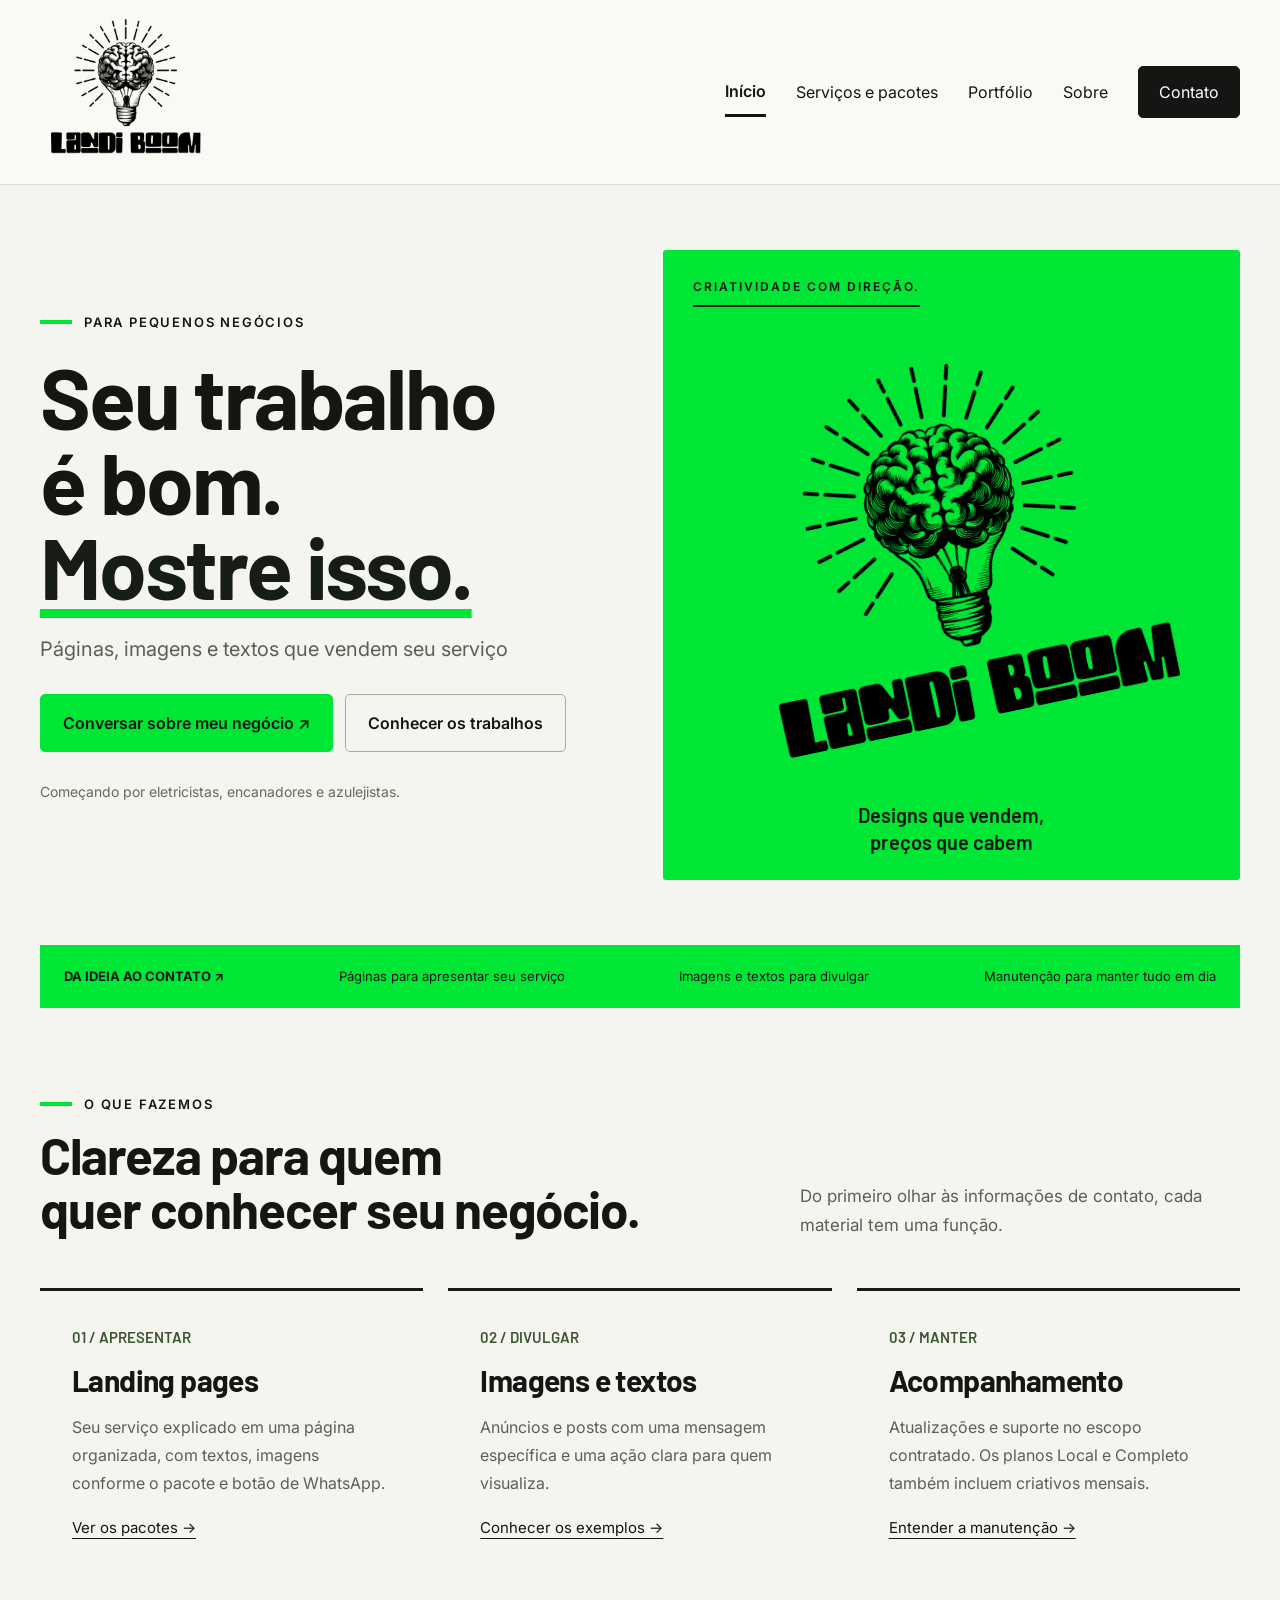
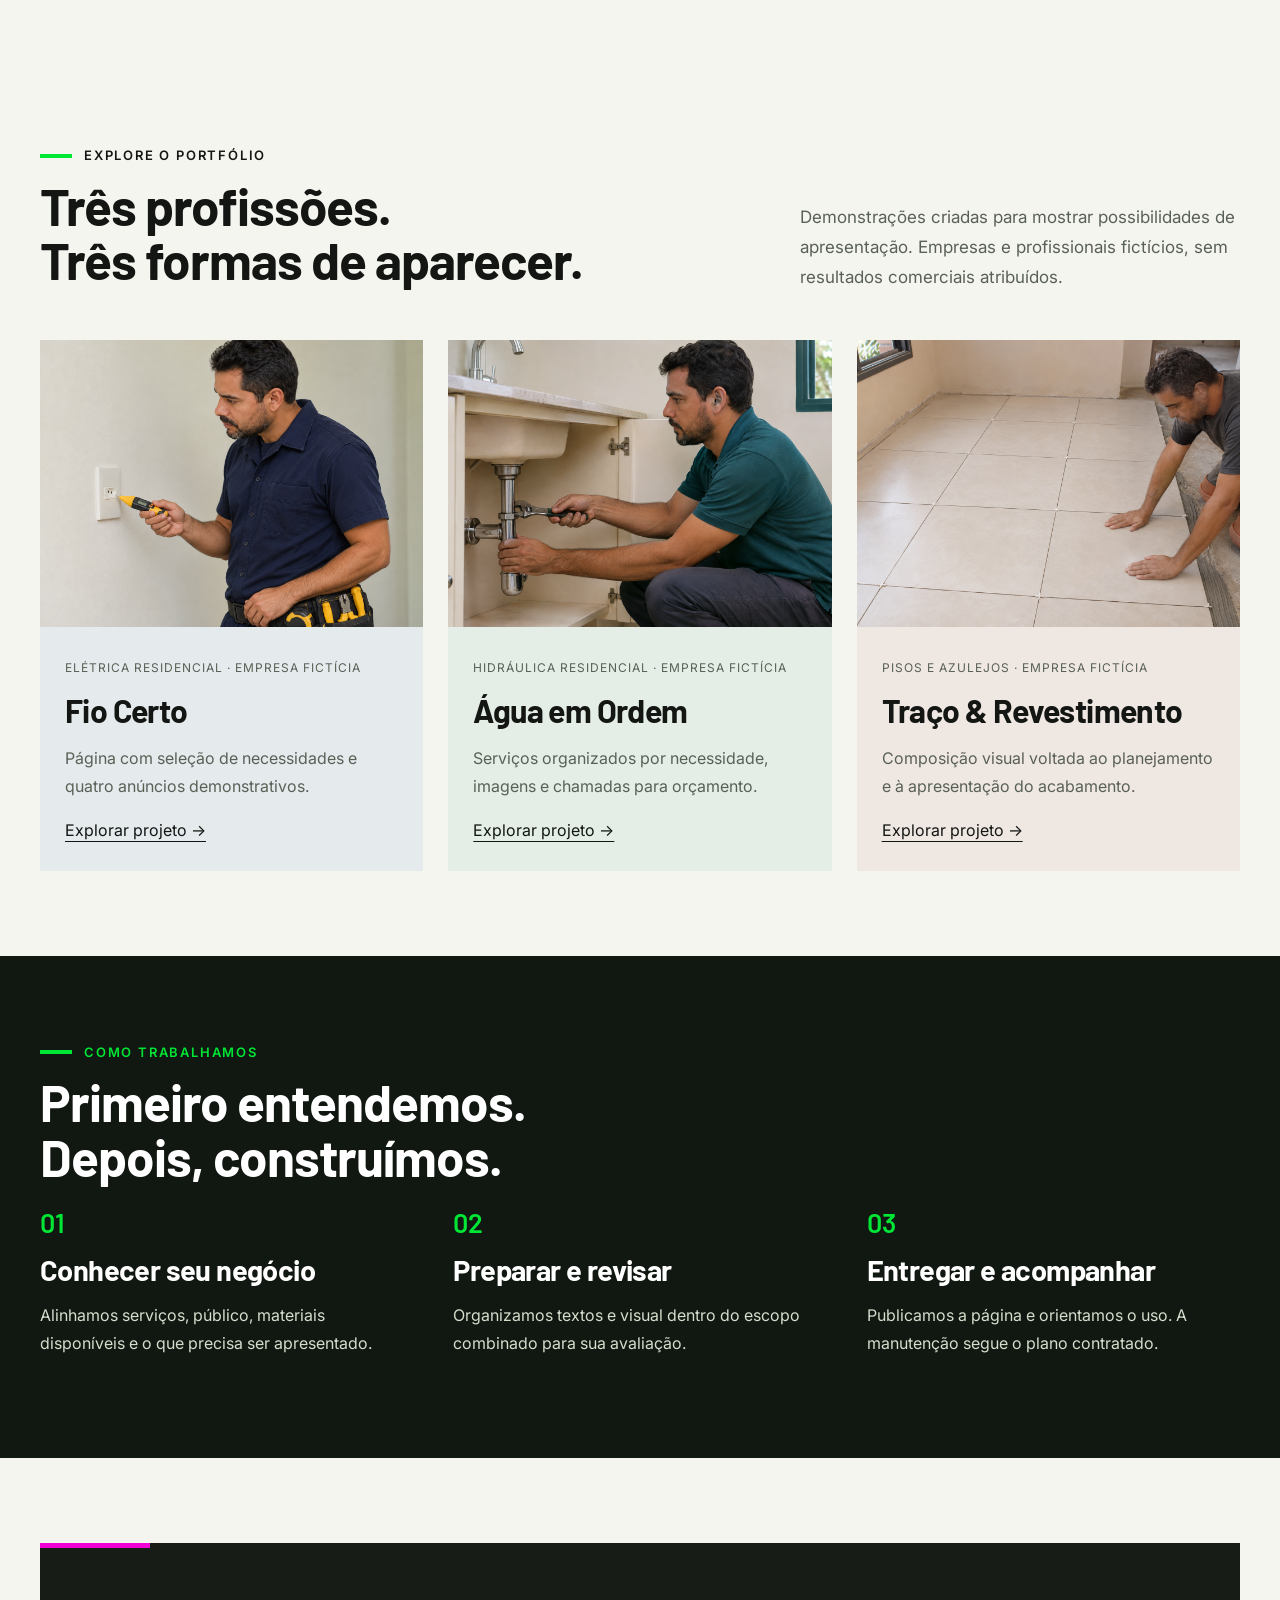
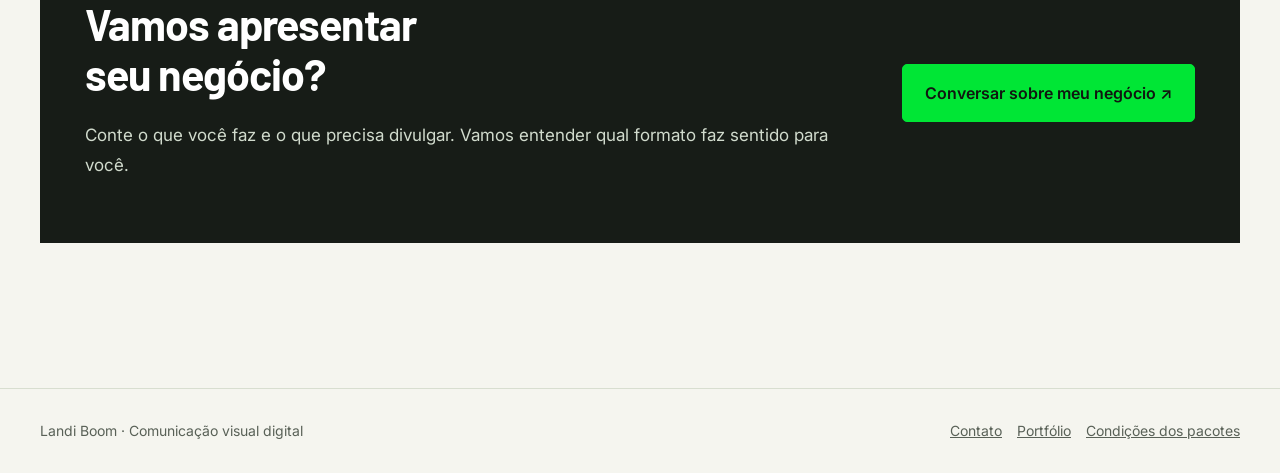
<file: index.html>
<!doctype html><html lang="pt-BR"><head><meta charset="utf-8"><meta name="viewport" content="width=device-width,initial-scale=1"><meta name="description" content="Landi Boom: páginas, imagens e textos para pequenos negócios."><title>Apresente seu trabalho com clareza | Landi Boom</title><link href="https://fonts.googleapis.com/css2?family=Barlow:wght@600;700&family=Inter:wght@400;600&display=swap" rel="stylesheet"><link rel="stylesheet" href="assets/site.css"></head><body class="page-index"><div class="top" id="site-top" tabindex="-1"><header class="wrap header"><a class="brand" href="index.html" aria-label="Landi Boom, início"><img src="assets/logo-landi-boom-transparente.png" alt="Landi Boom" width="140" height="140"></a><button class="menu" aria-expanded="false" aria-controls="navigation" id="menu">Menu</button><nav id="navigation" aria-label="Navegação principal"><a href="index.html" aria-current="page">Início</a><a href="servicos.html">Serviços e pacotes</a><a href="portfolio.html">Portfólio</a><a href="sobre.html">Sobre</a><a href="contato.html" class="nav-contact">Contato</a></nav></header></div><main><div class="wrap"><section class="hero"><div><div class="eyebrow">Para pequenos negócios</div><h1>Seu trabalho<br>é bom.<br><span>Mostre isso.</span></h1><p class="lead">Páginas, imagens e textos que vendem seu serviço</p><div class="actions"><a class="btn" href="https://wa.me/5511947167419?text=Ol%C3%A1%2C%20vi%20o%20site%20de%20voc%C3%AAs%20e%20gostaria%20de%20mais%20informa%C3%A7%C3%B5es">Conversar sobre meu negócio ↗</a><a class="btn light" href="portfolio.html">Conhecer os trabalhos</a></div><p class="small">Começando por eletricistas, encanadores e azulejistas.</p></div><div class="brand-stage logo-stage"><span class="logo-stage-tag">CRIATIVIDADE COM DIREÇÃO.</span><img class="hero-brand-logo" src="assets/logo-landi-boom-transparente.png" alt="Landi Boom: cérebro integrado a uma lâmpada" width="500" height="500"><p>Designs que vendem,<br>preços que cabem</p></div></section><div class="ribbon"><strong>DA IDEIA AO CONTATO ↗</strong><span>Páginas para apresentar seu serviço</span><span>Imagens e textos para divulgar</span><span>Manutenção para manter tudo em dia</span></div><section class="section"><div class="section-head"><div><div class="eyebrow">O que fazemos</div><h2>Clareza para quem<br>quer conhecer seu negócio.</h2></div><p>Do primeiro olhar às informações de contato, cada material tem uma função.</p></div><div class="grid3"><article class="card"><span class="number">01 / APRESENTAR</span><h3>Landing pages</h3><p>Seu serviço explicado em uma página organizada, com textos, imagens conforme o pacote e botão de WhatsApp.</p><a href="servicos.html">Ver os pacotes →</a></article><article class="card"><span class="number">02 / DIVULGAR</span><h3>Imagens e textos</h3><p>Anúncios e posts com uma mensagem específica e uma ação clara para quem visualiza.</p><a href="portfolio.html">Conhecer os exemplos →</a></article><article class="card"><span class="number">03 / MANTER</span><h3>Acompanhamento</h3><p>Atualizações e suporte no escopo contratado. Os planos Local e Completo também incluem criativos mensais.</p><a href="servicos.html">Entender a manutenção →</a></article></div></section><section class="section"><div class="section-head"><div><div class="eyebrow">Explore o portfólio</div><h2>Três profissões.<br>Três formas de aparecer.</h2></div><p>Demonstrações criadas para mostrar possibilidades de apresentação. Empresas e profissionais fictícios, sem resultados comerciais atribuídos.</p></div><div class="grid3"><article class="project"><a href="portfolio/eletricista/index.html"><img src="assets/eletricista-contexto.png" alt="Cena ilustrativa do projeto fictício Fio Certo, gerada por IA" loading="lazy"></a><div class="project-body"><span class="tag">Elétrica residencial · Empresa fictícia</span><h3>Fio Certo</h3><p>Página com seleção de necessidades e quatro anúncios demonstrativos.</p><a href="portfolio/eletricista/index.html">Explorar projeto →</a></div></article><article class="project"><a href="portfolio/encanador/index.html"><img src="portfolio/encanador/imagens/foto-2.png" alt="Cena ilustrativa do projeto fictício Água em Ordem, gerada por IA" loading="lazy"></a><div class="project-body"><span class="tag">Hidráulica residencial · Empresa fictícia</span><h3>Água em Ordem</h3><p>Serviços organizados por necessidade, imagens e chamadas para orçamento.</p><a href="portfolio/encanador/index.html">Explorar projeto →</a></div></article><article class="project"><a href="portfolio/azulejista/index.html"><img src="portfolio/azulejista/imagens/foto-1.png" alt="Cena ilustrativa do projeto fictício Traço & Revestimento, gerada por IA" loading="lazy"></a><div class="project-body"><span class="tag">Pisos e azulejos · Empresa fictícia</span><h3>Traço & Revestimento</h3><p>Composição visual voltada ao planejamento e à apresentação do acabamento.</p><a href="portfolio/azulejista/index.html">Explorar projeto →</a></div></article></div></section></div><section class="section dark"><div class="wrap"><div class="eyebrow">Como trabalhamos</div><h2>Primeiro entendemos.<br>Depois, construímos.</h2><div class="steps"><article><b>01</b><h3>Conhecer seu negócio</h3><p>Alinhamos serviços, público, materiais disponíveis e o que precisa ser apresentado.</p></article><article><b>02</b><h3>Preparar e revisar</h3><p>Organizamos textos e visual dentro do escopo combinado para sua avaliação.</p></article><article><b>03</b><h3>Entregar e acompanhar</h3><p>Publicamos a página e orientamos o uso. A manutenção segue o plano contratado.</p></article></div></div></section><div class="wrap"><section class="section"><div class="callout"><div><h2>Vamos apresentar<br>seu negócio?</h2><p>Conte o que você faz e o que precisa divulgar. Vamos entender qual formato faz sentido para você.</p></div><a class="btn" href="https://wa.me/5511947167419?text=Ol%C3%A1%2C%20vi%20o%20site%20de%20voc%C3%AAs%20e%20gostaria%20de%20mais%20informa%C3%A7%C3%B5es">Conversar sobre meu negócio ↗</a></div></section></div></main><footer><div class="wrap footer-inner"><span>Landi Boom · Comunicação visual digital</span><div><a href="contato.html">Contato</a><a href="portfolio.html">Portfólio</a><a href="servicos.html">Condições dos pacotes</a></div></div></footer><script>const menu=document.getElementById('menu'),nav=document.getElementById('navigation');menu.addEventListener('click',()=>{const open=menu.getAttribute('aria-expanded')!=='true';menu.setAttribute('aria-expanded',String(open));nav.classList.toggle('open',open);});</script><a id="back-to-top" class="back-to-top" href="#site-top" aria-label="Voltar ao topo" title="Voltar ao topo" hidden>↑</a><script>
const backTop=document.getElementById('back-to-top');
function updateBackTop(){backTop.hidden=window.scrollY<400;}
window.addEventListener('scroll',updateBackTop,{passive:true});window.addEventListener('pageshow',updateBackTop);updateBackTop();
backTop.addEventListener('click',event=>{event.preventDefault();window.scrollTo({top:0,behavior:window.matchMedia('(prefers-reduced-motion: reduce)').matches?'auto':'smooth'});document.getElementById('site-top').focus({preventScroll:true});});
</script></body></html>
</file>
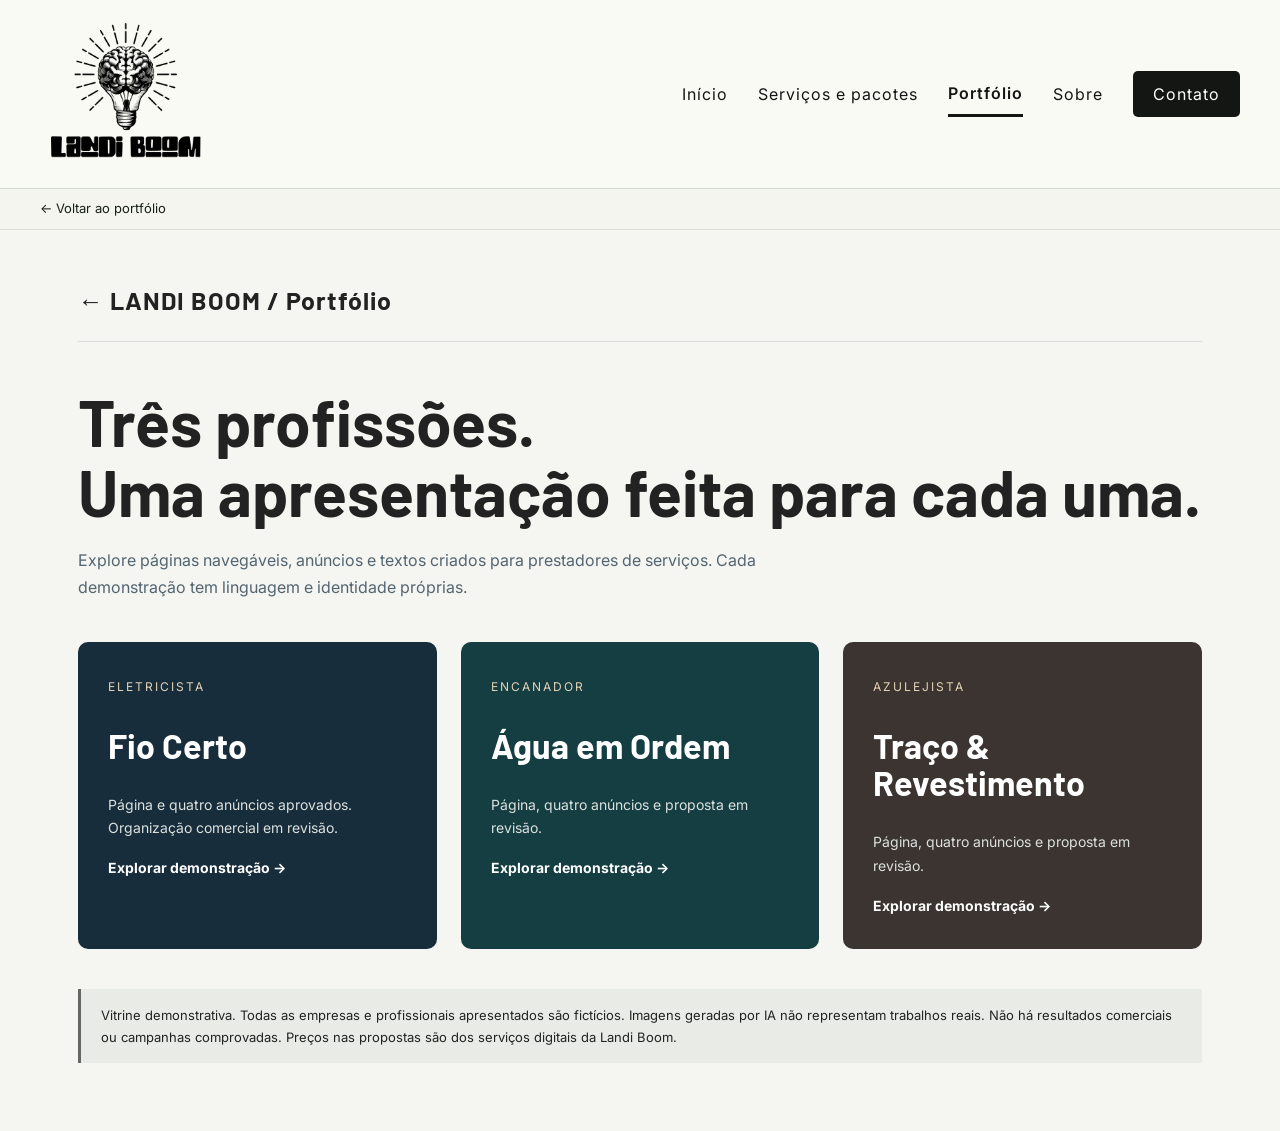
<file: portfolio/index.html>
<!doctype html><html lang="pt-BR"><meta charset="utf-8"><meta name="viewport" content="width=device-width,initial-scale=1"><title>Landi Boom — Portfólio por profissão</title><link href="https://fonts.googleapis.com/css2?family=Barlow:wght@700&family=Inter:wght@400;600&display=swap" rel="stylesheet"><style>*{box-sizing:border-box}body{background:#f5f5f1;color:#222;font:16px/1.7 Inter,Arial;margin:0}main{max-width:1180px;margin:auto;padding:55px 28px}header{font:700 25px Barlow,Arial;letter-spacing:1px;border-bottom:1px solid #ddd;padding-bottom:25px}h1{font:700 clamp(38px,6vw,64px)/1.1 Barlow,Arial;margin:45px 0 20px}.intro{max-width:760px;color:#536571}.grid{display:grid;grid-template-columns:repeat(3,1fr);gap:24px;margin:40px 0}.card{display:block;padding:30px;color:white;background:var(--color);text-decoration:none;border-radius:10px;min-height:300px}.card span{font-size:12px;letter-spacing:2px;text-transform:uppercase;color:#e4d3b6}.card h2{font:700 34px/1.1 Barlow,Arial}.card p{font-size:14px;color:#dce1de}.card b{font-size:14px}.notice{border-left:3px solid #666;padding:15px 20px;background:#e9ece6;font-size:13px}.card:focus-visible{outline:3px solid #a56b06;outline-offset:5px}@media(max-width:850px){.grid{grid-template-columns:1fr}main{padding:30px 22px}.card{min-height:0}}</style><style id="lb-shared-header-css">.lb-matched-header{background:#fafaf5;border-bottom:1px solid #d3dbce;color:#131613;position:relative;z-index:1000;font:16px/1.5 Inter,Arial,sans-serif}.lb-matched-header *{box-sizing:border-box}.lb-matched-header header{max-width:1280px;margin:auto;padding:8px 40px;min-height:184px;display:flex;justify-content:space-between;align-items:center;gap:40px;border:0;background:transparent}.lb-matched-header .brand{display:block;max-width:none;text-decoration:none}.lb-matched-header .brand img{width:172px;height:172px;display:block;object-fit:contain;background:transparent}.lb-matched-header nav{display:flex;gap:30px;align-items:center;margin:0;width:auto}.lb-matched-header nav a{font:400 16px/1.5 Inter,Arial,sans-serif;display:inline-block;padding:9px 0;text-decoration:none;color:#131613;border:0}.lb-matched-header nav a[aria-current=page]{font-weight:600;border-bottom:3px solid #131613}.lb-matched-header nav .nav-contact{padding:11px 20px;background:#131613;color:white;border-radius:5px}.lb-matched-header .menu{display:none}.lb-return-bar{padding:10px 40px;background:#f5f5ef;border-bottom:1px solid #d8ddd4;font:13px/1.5 Inter,Arial,sans-serif;position:relative;z-index:1000}.lb-return-bar a{color:#172018;text-decoration:none}.lb-return-bar a:hover{text-decoration:underline}.lb-matched-header a:focus-visible,.lb-matched-header button:focus-visible,.lb-return-bar a:focus-visible{outline:3px solid #00e635;outline-offset:4px}.lb-has-site-navigation .modern-rail{top:0;z-index:15}.lb-has-site-navigation:has(.modern-rail) .modern-rail{top:224px}.lb-has-site-navigation .modern-rail nav{max-height:40vh;overflow:auto}@media(max-width:1000px){.lb-matched-header header{min-height:150px;padding:8px 24px;gap:15px;flex-wrap:wrap}.lb-matched-header .brand img{width:140px;height:140px}}@media(max-width:950px){.lb-matched-header header{min-height:142px}.lb-matched-header .brand img{width:132px;height:132px}.lb-matched-header .menu{display:block;background:transparent;border:1px solid #bdc7b3;border-radius:5px;padding:10px 16px;font:16px Inter,Arial,sans-serif;color:#232c22}.lb-matched-header nav{display:none;width:100%;align-items:stretch;gap:0}.lb-matched-header nav.open{display:flex;flex-direction:column}.lb-matched-header nav a{padding:12px 0}.lb-return-bar{padding:10px 24px}.lb-has-site-navigation:has(.modern-rail) .modern-rail{top:auto}}@media print{.lb-matched-header,.lb-return-bar{display:none}}</style><div class="lb-matched-header" id="lb-header-top" tabindex="-1"><header class="wrap header"><a class="brand" href="../index.html" aria-label="Landi Boom, início"><img src="../assets/logo-landi-boom-transparente.png" alt="Landi Boom" width="140" height="140"></a><button class="menu" aria-expanded="false" aria-controls="lb-navigation-0" id="lb-menu-0">Menu</button><nav id="lb-navigation-0" aria-label="Navegação principal"><a href="../index.html">Início</a><a href="../servicos.html">Serviços e pacotes</a><a href="../portfolio.html" aria-current="page">Portfólio</a><a href="../sobre.html">Sobre</a><a href="../contato.html" class="nav-contact">Contato</a></nav></header></div><div class="lb-return-bar"><a href="../portfolio.html">← Voltar ao portfólio</a></div><script>document.getElementById("lb-menu-0").addEventListener("click",function(){const open=this.getAttribute("aria-expanded")!=="true";this.setAttribute("aria-expanded",String(open));document.getElementById("lb-navigation-0").classList.toggle("open",open);});</script><main><header><a href="../portfolio.html" style="color:inherit;text-decoration:none">← LANDI BOOM / Portfólio</a></header><h1>Três profissões.<br>Uma apresentação feita para cada uma.</h1><p class="intro">Explore páginas navegáveis, anúncios e textos criados para prestadores de serviços. Cada demonstração tem linguagem e identidade próprias.</p><div class="grid"><a class="card" href="eletricista/index.html" style="--color:#172d3c"><span>Eletricista</span><h2>Fio Certo</h2><p>Página e quatro anúncios aprovados. Organização comercial em revisão.</p><b>Explorar demonstração →</b></a><a class="card" href="encanador/index.html" style="--color:#153e42"><span>Encanador</span><h2>Água em Ordem</h2><p>Página, quatro anúncios e proposta em revisão.</p><b>Explorar demonstração →</b></a><a class="card" href="azulejista/index.html" style="--color:#3b3430"><span>Azulejista</span><h2>Traço & Revestimento</h2><p>Página, quatro anúncios e proposta em revisão.</p><b>Explorar demonstração →</b></a></div><p class="notice">Vitrine demonstrativa. Todas as empresas e profissionais apresentados são fictícios. Imagens geradas por IA não representam trabalhos reais. Não há resultados comerciais ou campanhas comprovadas. Preços nas propostas são dos serviços digitais da Landi Boom.</p></main></html>
</file>
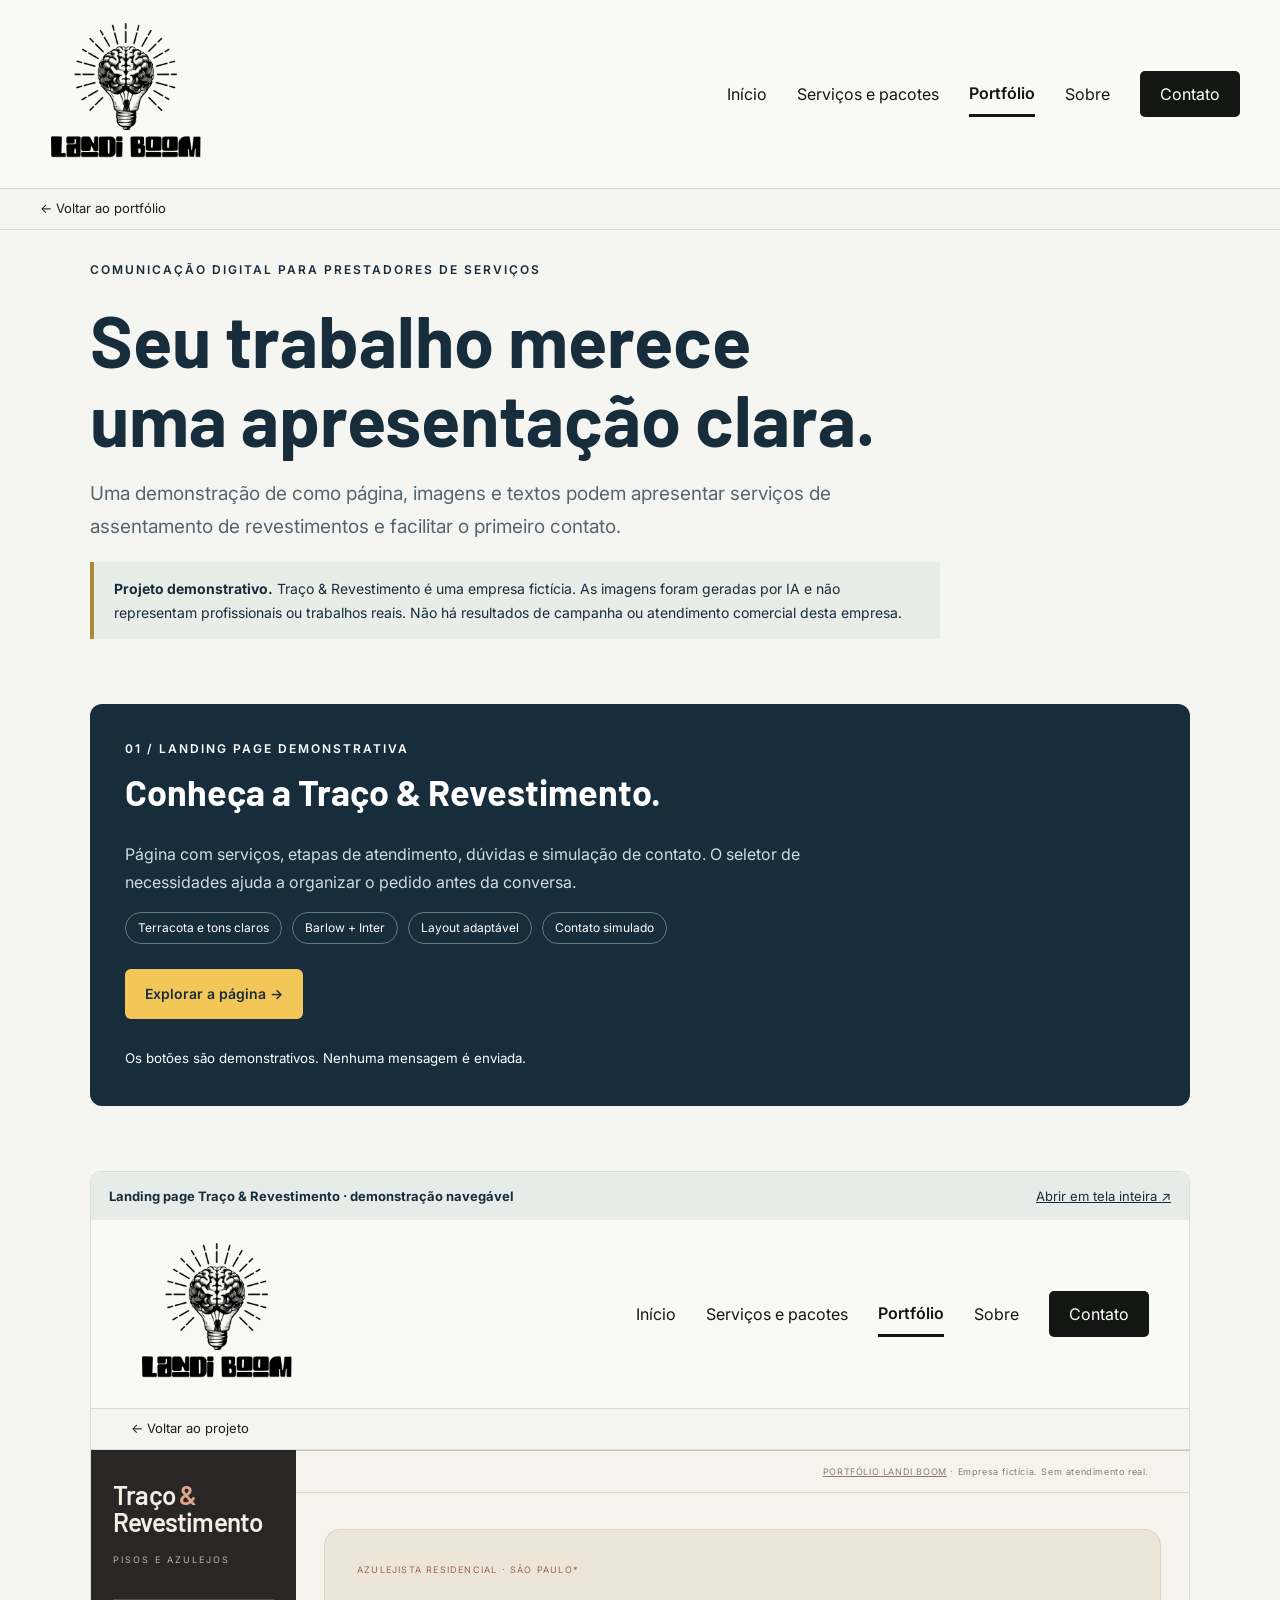
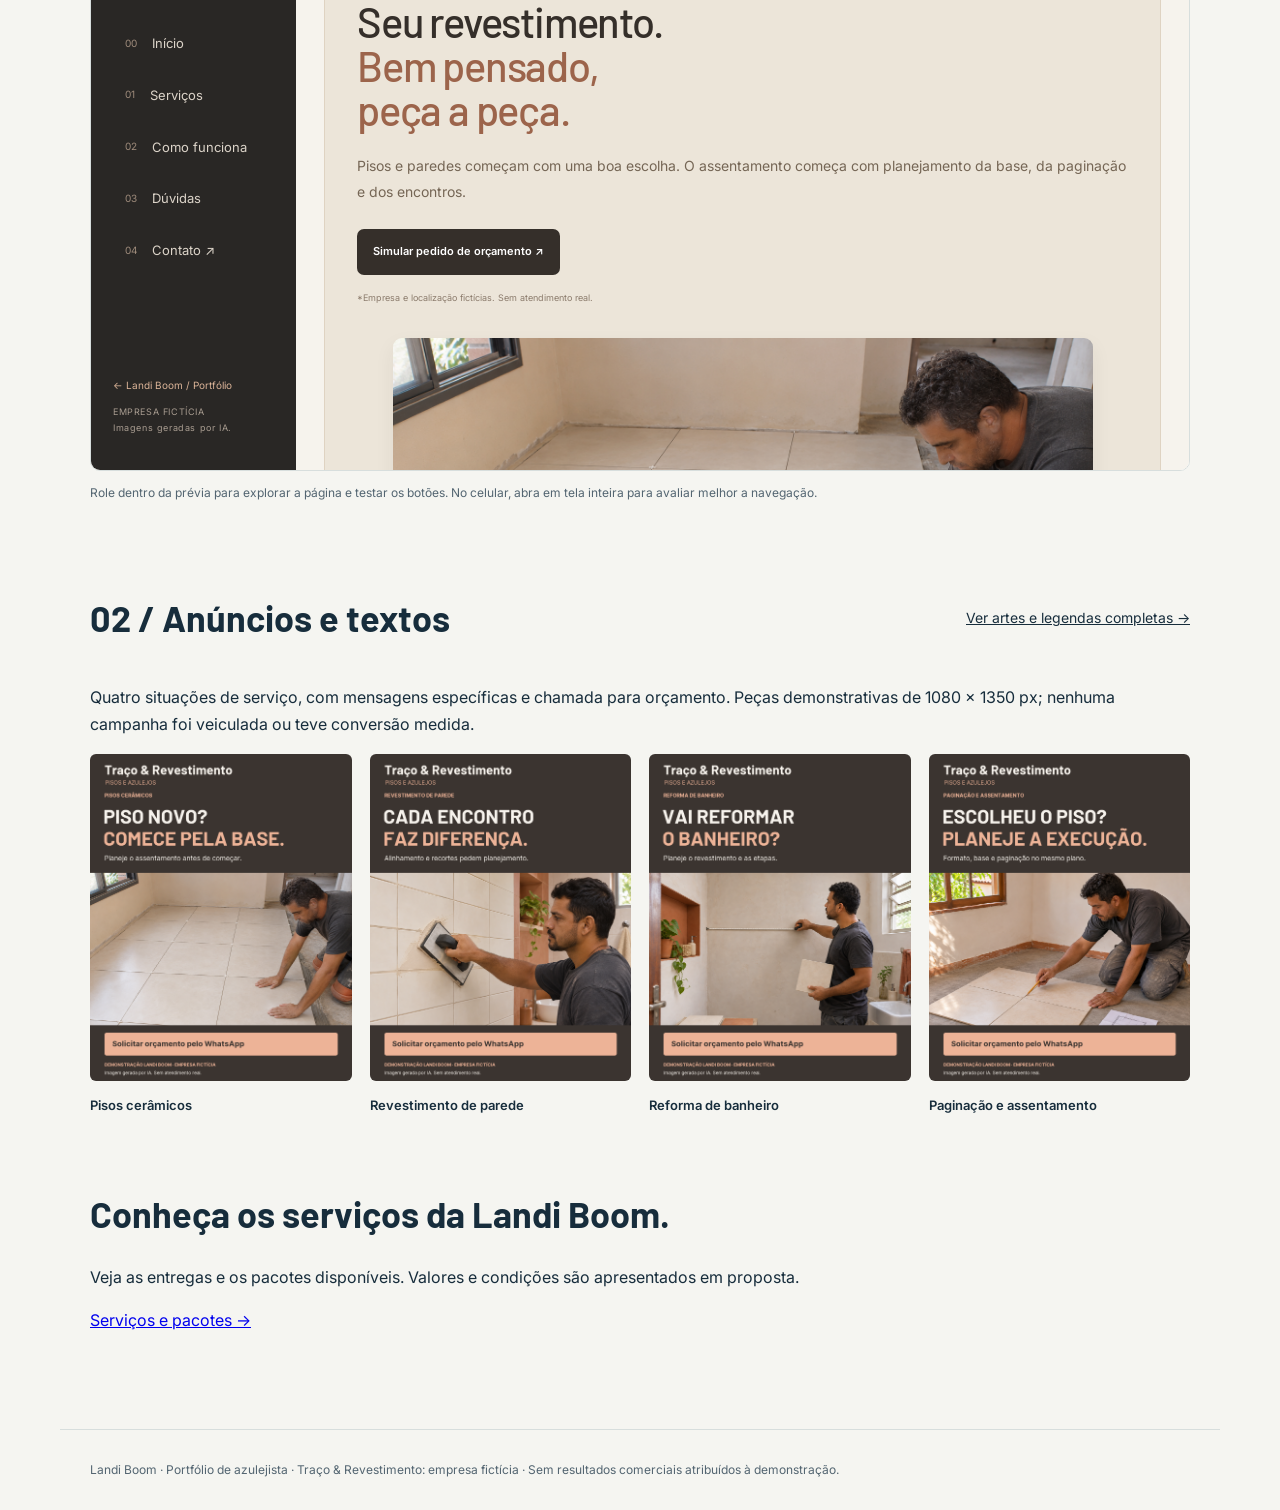
<file: portfolio/azulejista/index.html>
<!doctype html><html lang="pt-BR"><head><meta charset="utf-8"><meta name="viewport" content="width=device-width,initial-scale=1"><title>Landi Boom | Portfólio de azulejista</title><meta name="description" content="Demonstração de landing page e anúncios para azulejista residencial. Projeto fictício Traço & Revestimento, por Landi Boom."><link href="https://fonts.googleapis.com/css2?family=Barlow:wght@600;700&family=Inter:wght@400;600&display=swap" rel="stylesheet"><style>
*{box-sizing:border-box}body{margin:0;background:#f5f5f1;color:#172d3c;font:16px/1.7 Inter,Arial,sans-serif}main,header,footer{max-width:1160px;padding:30px;margin:auto}header{display:flex;justify-content:space-between;gap:20px;border-bottom:1px solid #d7dedd}.brand{font:700 25px Barlow,Arial,sans-serif;letter-spacing:1px}header small{color:#536571}h1,h2,h3{font-family:Barlow,Arial,sans-serif;line-height:1.1}h1{font-size:clamp(42px,6vw,72px);margin:20px 0}h2{font-size:36px}h3{font-size:25px}.kicker{font-size:12px;font-weight:600;letter-spacing:2px;text-transform:uppercase}.lead{font-size:19px;max-width:760px;color:#536571}.notice{border-left:4px solid #a98a36;padding:15px 20px;background:#e9ede8;font-size:14px;max-width:850px}.actions{display:flex;gap:12px;flex-wrap:wrap;margin:25px 0}.button{display:inline-block;background:#172d3c;color:white;border-radius:6px;padding:13px 20px;text-decoration:none;font-weight:600;font-size:14px}.button.secondary{background:#e6eae6;color:#172d3c}section{margin:65px 0}.project{padding:35px;background:#172d3c;color:white;border-radius:12px}.project h2{margin-top:12px}.project p{max-width:760px;color:#d0dce1}.project .button{background:#f3c757;color:#172d3c}.tags{display:flex;gap:10px;flex-wrap:wrap}.tags span{border:1px solid #657783;border-radius:30px;padding:5px 12px;font-size:12px}.gallery{display:grid;grid-template-columns:repeat(4,1fr);gap:18px}.gallery img{width:100%;height:auto;display:block;border-radius:6px}.gallery a{color:inherit;text-decoration:none}.gallery p{font-size:13px;font-weight:600}.section-head{display:flex;justify-content:space-between;align-items:center;gap:20px}.section-head a{color:inherit;font-size:14px}.table-wrap{overflow-x:auto}table{width:100%;border-collapse:collapse;background:white;font-size:14px}th,td{padding:18px;text-align:left;vertical-align:top;border-bottom:1px solid #d7dedd}th{background:#e8ece8;font-size:12px}td:first-child{font-weight:600}td:nth-child(2){min-width:260px}.terms{font-size:13px;color:#536571;max-width:950px}.terms li{margin:10px 0}.conditions{display:grid;grid-template-columns:1fr 1fr;gap:25px}.conditions article{background:white;padding:24px;border:1px solid #d7dedd;border-radius:8px}.conditions h3{margin:0 0 15px}.conditions p{font-size:14px}.status{font-size:13px;color:#536571}footer{border-top:1px solid #d7dedd;font-size:12px;color:#536571}a:focus-visible{outline:3px solid #94731e;outline-offset:4px}@media(max-width:800px){main,header,footer{padding:22px}.gallery{grid-template-columns:1fr 1fr}.conditions{grid-template-columns:1fr}.project{padding:24px}.section-head{align-items:start;flex-direction:column}header{flex-direction:column;gap:0}section{margin:45px 0}}@media print{.actions{display:none}section{break-inside:avoid}.gallery{grid-template-columns:repeat(4,1fr)}body{font-size:11px}h1{font-size:38px}}
.demo-preview{margin-top:28px;border:1px solid #d7dedd;border-radius:10px;overflow:hidden;background:white}.preview-bar{display:flex;justify-content:space-between;align-items:center;gap:15px;padding:13px 18px;background:#e8ece8;font-size:13px}.preview-bar a{color:#172d3c}.demo-preview iframe{display:block;width:100%;height:850px;border:0;background:#f7f7f2}.preview-hint{font-size:12px;color:#536571;margin:12px 0}@media(max-width:800px){.demo-preview iframe{height:720px}.preview-bar{align-items:start;flex-direction:column;gap:5px}}@media print{.demo-preview{display:none}}
</style><style>.portfolio-float-tools{position:fixed;right:18px;bottom:18px;z-index:200;display:flex;flex-direction:column;gap:10px}.portfolio-float-tools a,.portfolio-float-tools button{width:47px;height:47px;display:grid;place-items:center;background:#172018;color:#fff;border:1px solid #d4dfce;border-radius:50%;box-shadow:0 3px 12px #0003;text-decoration:none;font:600 23px/1 Arial,sans-serif;cursor:pointer}.portfolio-float-tools a:hover,.portfolio-float-tools button:hover{background:#344732}.portfolio-float-tools a:focus-visible,.portfolio-float-tools button:focus-visible{outline:3px solid #00e635;outline-offset:3px}.floating-top,.top#top{display:none!important}@media(max-width:700px){.portfolio-float-tools{right:12px;bottom:calc(12px + env(safe-area-inset-bottom,0px))}}@media print{.portfolio-float-tools{display:none}}</style><style>.standard-portfolio-top{position:fixed;right:24px;bottom:24px;z-index:200;width:50px;height:50px;display:grid;place-items:center;border:1px solid #111711;border-radius:50%;background:#00e635;color:#101610;text-decoration:none;font:600 28px/1 Arial,sans-serif;box-shadow:0 4px 16px #0003}.standard-portfolio-top[hidden]{display:none}.standard-portfolio-top:hover{background:#00ce30}.standard-portfolio-top:focus-visible{outline:3px solid #f000d4;outline-offset:4px}@media(max-width:850px){.standard-portfolio-top{right:16px;bottom:calc(16px + env(safe-area-inset-bottom,0px));width:48px;height:48px}}</style><style id="lb-shared-header-css">.lb-matched-header{background:#fafaf5;border-bottom:1px solid #d3dbce;color:#131613;position:relative;z-index:1000;font:16px/1.5 Inter,Arial,sans-serif}.lb-matched-header *{box-sizing:border-box}.lb-matched-header header{max-width:1280px;margin:auto;padding:8px 40px;min-height:184px;display:flex;justify-content:space-between;align-items:center;gap:40px;border:0;background:transparent}.lb-matched-header .brand{display:block;max-width:none;text-decoration:none}.lb-matched-header .brand img{width:172px;height:172px;display:block;object-fit:contain;background:transparent}.lb-matched-header nav{display:flex;gap:30px;align-items:center;margin:0;width:auto}.lb-matched-header nav a{font:400 16px/1.5 Inter,Arial,sans-serif;display:inline-block;padding:9px 0;text-decoration:none;color:#131613;border:0}.lb-matched-header nav a[aria-current=page]{font-weight:600;border-bottom:3px solid #131613}.lb-matched-header nav .nav-contact{padding:11px 20px;background:#131613;color:white;border-radius:5px}.lb-matched-header .menu{display:none}.lb-return-bar{padding:10px 40px;background:#f5f5ef;border-bottom:1px solid #d8ddd4;font:13px/1.5 Inter,Arial,sans-serif;position:relative;z-index:1000}.lb-return-bar a{color:#172018;text-decoration:none}.lb-return-bar a:hover{text-decoration:underline}.lb-matched-header a:focus-visible,.lb-matched-header button:focus-visible,.lb-return-bar a:focus-visible{outline:3px solid #00e635;outline-offset:4px}.lb-has-site-navigation .modern-rail{top:0;z-index:15}.lb-has-site-navigation:has(.modern-rail) .modern-rail{top:224px}.lb-has-site-navigation .modern-rail nav{max-height:40vh;overflow:auto}@media(max-width:1000px){.lb-matched-header header{min-height:150px;padding:8px 24px;gap:15px;flex-wrap:wrap}.lb-matched-header .brand img{width:140px;height:140px}}@media(max-width:950px){.lb-matched-header header{min-height:142px}.lb-matched-header .brand img{width:132px;height:132px}.lb-matched-header .menu{display:block;background:transparent;border:1px solid #bdc7b3;border-radius:5px;padding:10px 16px;font:16px Inter,Arial,sans-serif;color:#232c22}.lb-matched-header nav{display:none;width:100%;align-items:stretch;gap:0}.lb-matched-header nav.open{display:flex;flex-direction:column}.lb-matched-header nav a{padding:12px 0}.lb-return-bar{padding:10px 24px}.lb-has-site-navigation:has(.modern-rail) .modern-rail{top:auto}}@media print{.lb-matched-header,.lb-return-bar{display:none}}</style></head><body class="lb-has-site-navigation"><div class="lb-matched-header" id="lb-header-top" tabindex="-1"><header class="wrap header"><a class="brand" href="../../index.html" aria-label="Landi Boom, início"><img src="../../assets/logo-landi-boom-transparente.png" alt="Landi Boom" width="140" height="140"></a><button class="menu" aria-expanded="false" aria-controls="lb-navigation-1" id="lb-menu-1">Menu</button><nav id="lb-navigation-1" aria-label="Navegação principal"><a href="../../index.html">Início</a><a href="../../servicos.html">Serviços e pacotes</a><a href="../../portfolio.html" aria-current="page">Portfólio</a><a href="../../sobre.html">Sobre</a><a href="../../contato.html" class="nav-contact">Contato</a></nav></header></div><div class="lb-return-bar"><a href="../../portfolio.html">← Voltar ao portfólio</a></div><script>document.getElementById("lb-menu-1").addEventListener("click",function(){const open=this.getAttribute("aria-expanded")!=="true";this.setAttribute("aria-expanded",String(open));document.getElementById("lb-navigation-1").classList.toggle("open",open);});</script><main><div class="kicker">Comunicação digital para prestadores de serviços</div><h1>Seu trabalho merece<br>uma apresentação clara.</h1><p class="lead">Uma demonstração de como página, imagens e textos podem apresentar serviços de assentamento de revestimentos e facilitar o primeiro contato.</p><p class="notice"><strong>Projeto demonstrativo.</strong> Traço & Revestimento é uma empresa fictícia. As imagens foram geradas por IA e não representam profissionais ou trabalhos reais. Não há resultados de campanha ou atendimento comercial desta empresa.</p>
<section class="project"><div class="kicker">01 / Landing page demonstrativa</div><h2>Conheça a Traço & Revestimento.</h2><p>Página com serviços, etapas de atendimento, dúvidas e simulação de contato. O seletor de necessidades ajuda a organizar o pedido antes da conversa.</p><div class="tags"><span>Terracota e tons claros</span><span>Barlow + Inter</span><span>Layout adaptável</span><span>Contato simulado</span></div><div class="actions"><a class="button" href="demonstracao/index.html">Explorar a página →</a></div><small>Os botões são demonstrativos. Nenhuma mensagem é enviada.</small></section>
<div class="demo-preview"><div class="preview-bar"><strong>Landing page Traço & Revestimento · demonstração navegável</strong><a href="demonstracao/index.html" target="_blank" rel="noopener">Abrir em tela inteira ↗</a></div><iframe src="demonstracao/index.html" title="Landing page demonstrativa da Traço & Revestimento" loading="lazy"></iframe></div><p class="preview-hint">Role dentro da prévia para explorar a página e testar os botões. No celular, abra em tela inteira para avaliar melhor a navegação.</p>
<section><div class="section-head"><h2>02 / Anúncios e textos</h2><a href="anuncios/index.html">Ver artes e legendas completas →</a></div><p>Quatro situações de serviço, com mensagens específicas e chamada para orçamento. Peças demonstrativas de 1080 × 1350 px; nenhuma campanha foi veiculada ou teve conversão medida.</p><div class="gallery"><a href="anuncios/anuncio-1.png"><img src="anuncios/anuncio-1.png" alt="Anúncio demonstrativo: Pisos cerâmicos" width="1080" height="1350" loading="lazy"><p>Pisos cerâmicos</p></a><a href="anuncios/anuncio-2.png"><img src="anuncios/anuncio-2.png" alt="Anúncio demonstrativo: Revestimento de parede" width="1080" height="1350" loading="lazy"><p>Revestimento de parede</p></a><a href="anuncios/anuncio-3.png"><img src="anuncios/anuncio-3.png" alt="Anúncio demonstrativo: Reforma de banheiro" width="1080" height="1350" loading="lazy"><p>Reforma de banheiro</p></a><a href="anuncios/anuncio-4.png"><img src="anuncios/anuncio-4.png" alt="Anúncio demonstrativo: Paginação e assentamento" width="1080" height="1350" loading="lazy"><p>Paginação e assentamento</p></a></div></section>
<section id="proposta"><h2>Conheça os serviços da Landi Boom.</h2><p>Veja as entregas e os pacotes disponíveis. Valores e condições são apresentados em proposta.</p><a href="../../servicos.html">Serviços e pacotes →</a></section></main><footer>Landi Boom · Portfólio de azulejista · Traço & Revestimento: empresa fictícia · Sem resultados comerciais atribuídos à demonstração.</footer><a class="standard-portfolio-top" id="portfolio-standard-top" href="#" aria-label="Voltar ao topo" title="Voltar ao topo" hidden>↑</a><script>const standardTop=document.getElementById('portfolio-standard-top');function showStandardTop(){standardTop.hidden=window.scrollY<400;}window.addEventListener('scroll',showStandardTop,{passive:true});window.addEventListener('pageshow',showStandardTop);showStandardTop();standardTop.addEventListener('click',event=>{event.preventDefault();window.scrollTo({top:0,behavior:window.matchMedia('(prefers-reduced-motion: reduce)').matches?'auto':'smooth'});});</script></body></html>
</file>
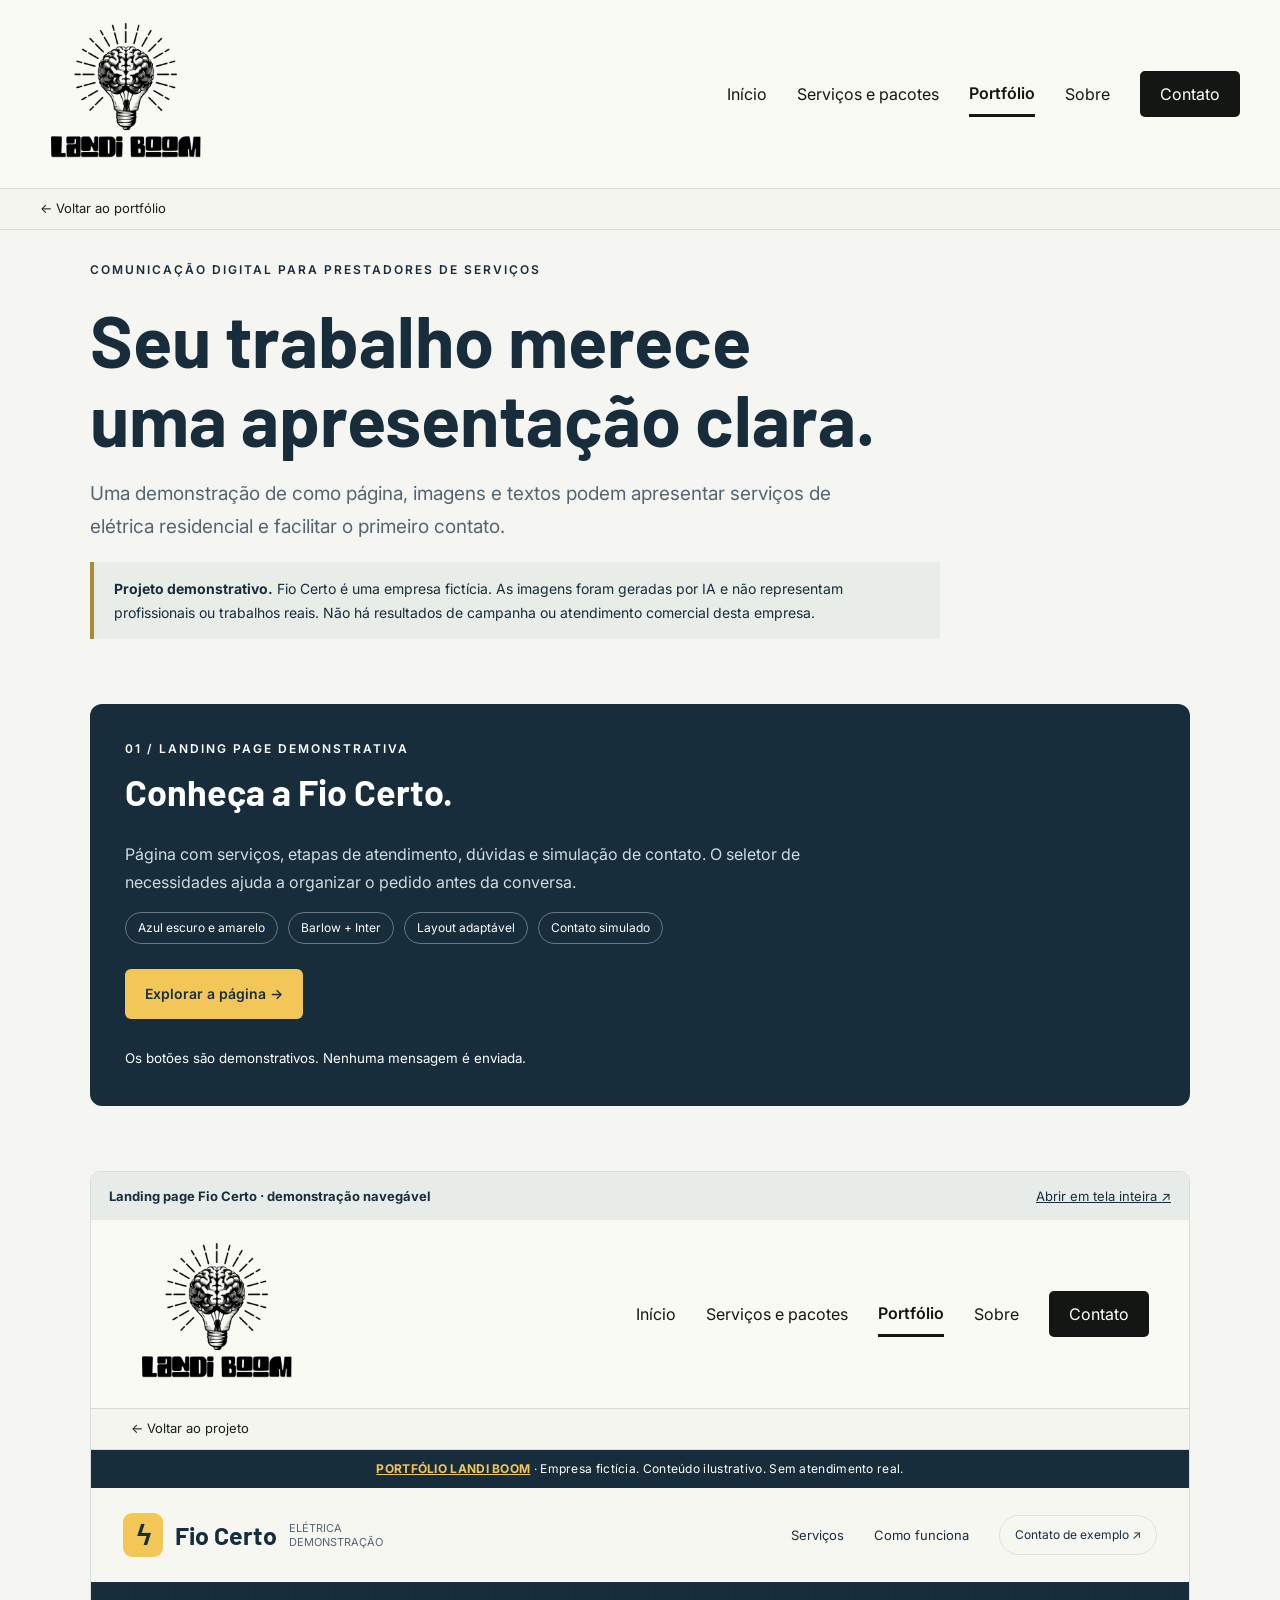
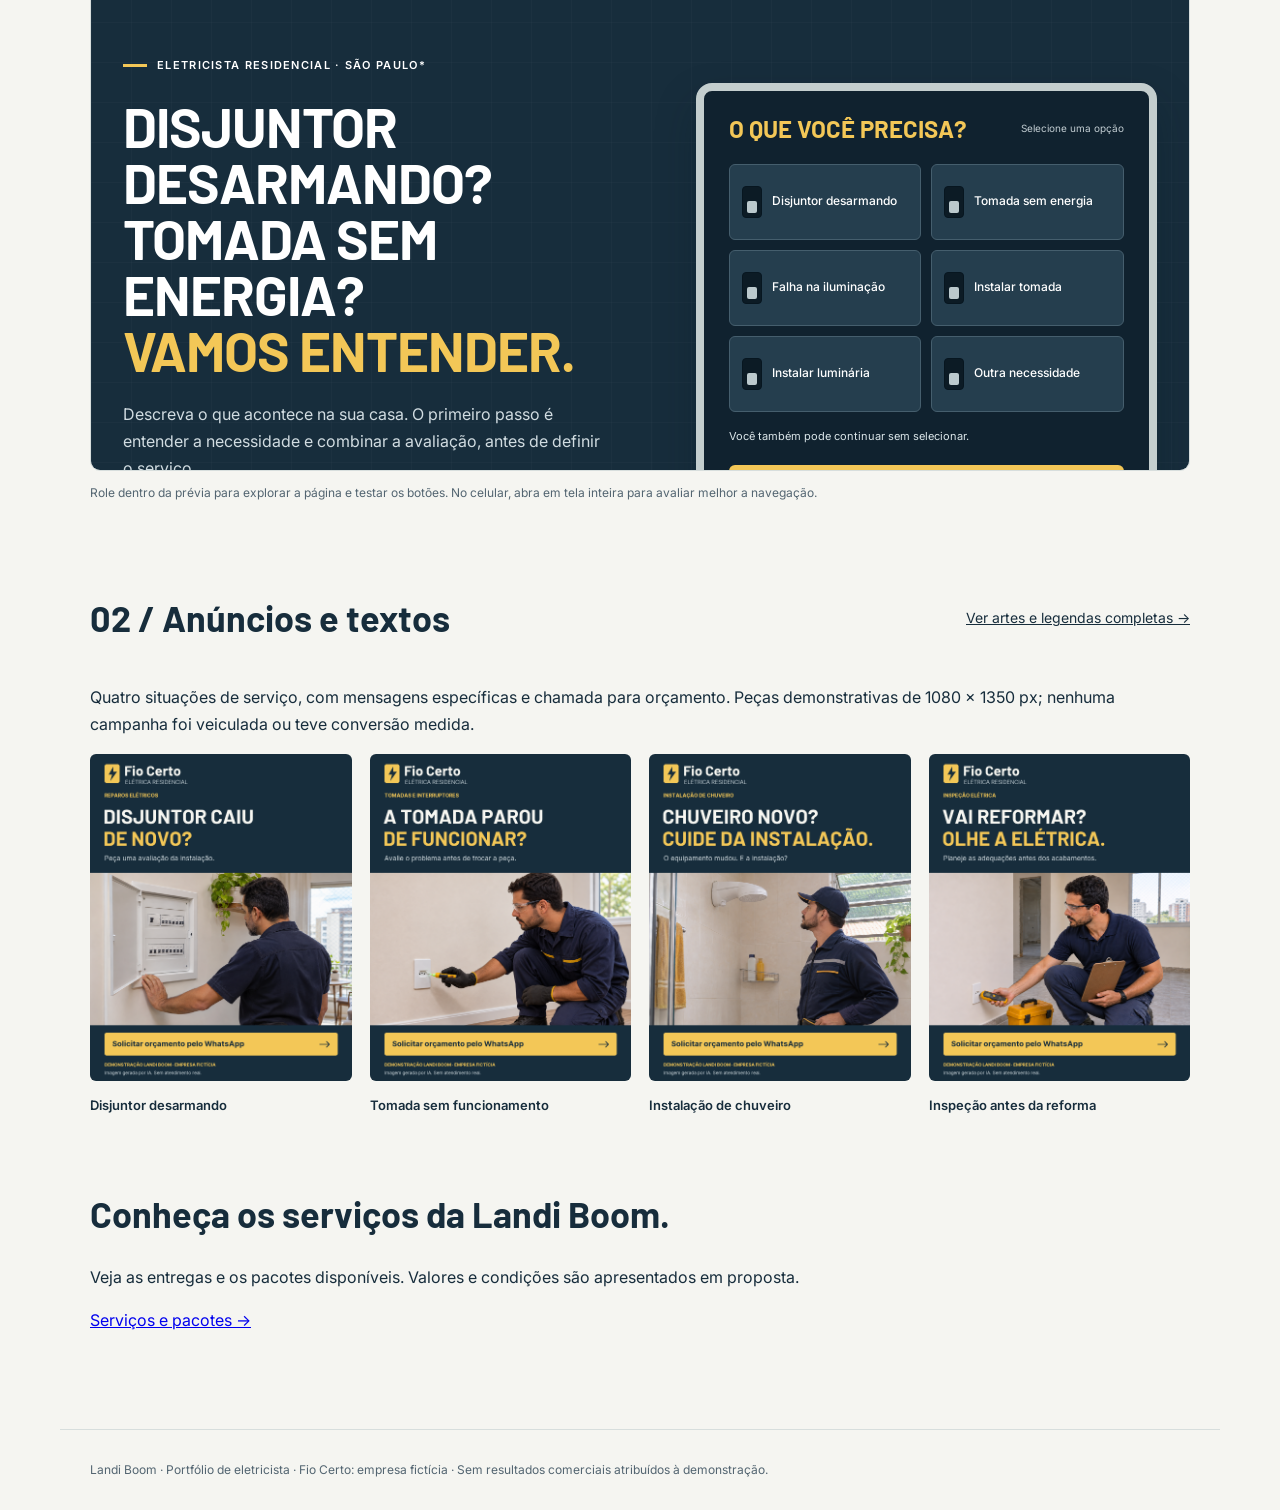
<file: portfolio/eletricista/index.html>
<!doctype html><html lang="pt-BR"><head><meta charset="utf-8"><meta name="viewport" content="width=device-width,initial-scale=1"><title>Landi Boom | Portfólio de eletricista</title><meta name="description" content="Demonstração de landing page e anúncios para eletricista residencial. Projeto fictício Fio Certo, por Landi Boom."><link href="https://fonts.googleapis.com/css2?family=Barlow:wght@600;700&family=Inter:wght@400;600&display=swap" rel="stylesheet"><style>
*{box-sizing:border-box}body{margin:0;background:#f5f5f1;color:#172d3c;font:16px/1.7 Inter,Arial,sans-serif}main,header,footer{max-width:1160px;padding:30px;margin:auto}header{display:flex;justify-content:space-between;gap:20px;border-bottom:1px solid #d7dedd}.brand{font:700 25px Barlow,Arial,sans-serif;letter-spacing:1px}header small{color:#536571}h1,h2,h3{font-family:Barlow,Arial,sans-serif;line-height:1.1}h1{font-size:clamp(42px,6vw,72px);margin:20px 0}h2{font-size:36px}h3{font-size:25px}.kicker{font-size:12px;font-weight:600;letter-spacing:2px;text-transform:uppercase}.lead{font-size:19px;max-width:760px;color:#536571}.notice{border-left:4px solid #a98a36;padding:15px 20px;background:#e9ede8;font-size:14px;max-width:850px}.actions{display:flex;gap:12px;flex-wrap:wrap;margin:25px 0}.button{display:inline-block;background:#172d3c;color:white;border-radius:6px;padding:13px 20px;text-decoration:none;font-weight:600;font-size:14px}.button.secondary{background:#e6eae6;color:#172d3c}section{margin:65px 0}.project{padding:35px;background:#172d3c;color:white;border-radius:12px}.project h2{margin-top:12px}.project p{max-width:760px;color:#d0dce1}.project .button{background:#f3c757;color:#172d3c}.tags{display:flex;gap:10px;flex-wrap:wrap}.tags span{border:1px solid #657783;border-radius:30px;padding:5px 12px;font-size:12px}.gallery{display:grid;grid-template-columns:repeat(4,1fr);gap:18px}.gallery img{width:100%;height:auto;display:block;border-radius:6px}.gallery a{color:inherit;text-decoration:none}.gallery p{font-size:13px;font-weight:600}.section-head{display:flex;justify-content:space-between;align-items:center;gap:20px}.section-head a{color:inherit;font-size:14px}.table-wrap{overflow-x:auto}table{width:100%;border-collapse:collapse;background:white;font-size:14px}th,td{padding:18px;text-align:left;vertical-align:top;border-bottom:1px solid #d7dedd}th{background:#e8ece8;font-size:12px}td:first-child{font-weight:600}td:nth-child(2){min-width:260px}.terms{font-size:13px;color:#536571;max-width:950px}.terms li{margin:10px 0}.conditions{display:grid;grid-template-columns:1fr 1fr;gap:25px}.conditions article{background:white;padding:24px;border:1px solid #d7dedd;border-radius:8px}.conditions h3{margin:0 0 15px}.conditions p{font-size:14px}.status{font-size:13px;color:#536571}footer{border-top:1px solid #d7dedd;font-size:12px;color:#536571}a:focus-visible{outline:3px solid #94731e;outline-offset:4px}@media(max-width:800px){main,header,footer{padding:22px}.gallery{grid-template-columns:1fr 1fr}.conditions{grid-template-columns:1fr}.project{padding:24px}.section-head{align-items:start;flex-direction:column}header{flex-direction:column;gap:0}section{margin:45px 0}}@media print{.actions{display:none}section{break-inside:avoid}.gallery{grid-template-columns:repeat(4,1fr)}body{font-size:11px}h1{font-size:38px}}
.demo-preview{margin-top:28px;border:1px solid #d7dedd;border-radius:10px;overflow:hidden;background:white}.preview-bar{display:flex;justify-content:space-between;align-items:center;gap:15px;padding:13px 18px;background:#e8ece8;font-size:13px}.preview-bar a{color:#172d3c}.demo-preview iframe{display:block;width:100%;height:850px;border:0;background:#f7f7f2}.preview-hint{font-size:12px;color:#536571;margin:12px 0}@media(max-width:800px){.demo-preview iframe{height:720px}.preview-bar{align-items:start;flex-direction:column;gap:5px}}@media print{.demo-preview{display:none}}
</style><style>.portfolio-float-tools{position:fixed;right:18px;bottom:18px;z-index:200;display:flex;flex-direction:column;gap:10px}.portfolio-float-tools a,.portfolio-float-tools button{width:47px;height:47px;display:grid;place-items:center;background:#172018;color:#fff;border:1px solid #d4dfce;border-radius:50%;box-shadow:0 3px 12px #0003;text-decoration:none;font:600 23px/1 Arial,sans-serif;cursor:pointer}.portfolio-float-tools a:hover,.portfolio-float-tools button:hover{background:#344732}.portfolio-float-tools a:focus-visible,.portfolio-float-tools button:focus-visible{outline:3px solid #00e635;outline-offset:3px}.floating-top,.top#top{display:none!important}@media(max-width:700px){.portfolio-float-tools{right:12px;bottom:calc(12px + env(safe-area-inset-bottom,0px))}}@media print{.portfolio-float-tools{display:none}}</style><style>.standard-portfolio-top{position:fixed;right:24px;bottom:24px;z-index:200;width:50px;height:50px;display:grid;place-items:center;border:1px solid #111711;border-radius:50%;background:#00e635;color:#101610;text-decoration:none;font:600 28px/1 Arial,sans-serif;box-shadow:0 4px 16px #0003}.standard-portfolio-top[hidden]{display:none}.standard-portfolio-top:hover{background:#00ce30}.standard-portfolio-top:focus-visible{outline:3px solid #f000d4;outline-offset:4px}@media(max-width:850px){.standard-portfolio-top{right:16px;bottom:calc(16px + env(safe-area-inset-bottom,0px));width:48px;height:48px}}</style><style id="lb-shared-header-css">.lb-matched-header{background:#fafaf5;border-bottom:1px solid #d3dbce;color:#131613;position:relative;z-index:1000;font:16px/1.5 Inter,Arial,sans-serif}.lb-matched-header *{box-sizing:border-box}.lb-matched-header header{max-width:1280px;margin:auto;padding:8px 40px;min-height:184px;display:flex;justify-content:space-between;align-items:center;gap:40px;border:0;background:transparent}.lb-matched-header .brand{display:block;max-width:none;text-decoration:none}.lb-matched-header .brand img{width:172px;height:172px;display:block;object-fit:contain;background:transparent}.lb-matched-header nav{display:flex;gap:30px;align-items:center;margin:0;width:auto}.lb-matched-header nav a{font:400 16px/1.5 Inter,Arial,sans-serif;display:inline-block;padding:9px 0;text-decoration:none;color:#131613;border:0}.lb-matched-header nav a[aria-current=page]{font-weight:600;border-bottom:3px solid #131613}.lb-matched-header nav .nav-contact{padding:11px 20px;background:#131613;color:white;border-radius:5px}.lb-matched-header .menu{display:none}.lb-return-bar{padding:10px 40px;background:#f5f5ef;border-bottom:1px solid #d8ddd4;font:13px/1.5 Inter,Arial,sans-serif;position:relative;z-index:1000}.lb-return-bar a{color:#172018;text-decoration:none}.lb-return-bar a:hover{text-decoration:underline}.lb-matched-header a:focus-visible,.lb-matched-header button:focus-visible,.lb-return-bar a:focus-visible{outline:3px solid #00e635;outline-offset:4px}.lb-has-site-navigation .modern-rail{top:0;z-index:15}.lb-has-site-navigation:has(.modern-rail) .modern-rail{top:224px}.lb-has-site-navigation .modern-rail nav{max-height:40vh;overflow:auto}@media(max-width:1000px){.lb-matched-header header{min-height:150px;padding:8px 24px;gap:15px;flex-wrap:wrap}.lb-matched-header .brand img{width:140px;height:140px}}@media(max-width:950px){.lb-matched-header header{min-height:142px}.lb-matched-header .brand img{width:132px;height:132px}.lb-matched-header .menu{display:block;background:transparent;border:1px solid #bdc7b3;border-radius:5px;padding:10px 16px;font:16px Inter,Arial,sans-serif;color:#232c22}.lb-matched-header nav{display:none;width:100%;align-items:stretch;gap:0}.lb-matched-header nav.open{display:flex;flex-direction:column}.lb-matched-header nav a{padding:12px 0}.lb-return-bar{padding:10px 24px}.lb-has-site-navigation:has(.modern-rail) .modern-rail{top:auto}}@media print{.lb-matched-header,.lb-return-bar{display:none}}</style></head><body class="lb-has-site-navigation"><div class="lb-matched-header" id="lb-header-top" tabindex="-1"><header class="wrap header"><a class="brand" href="../../index.html" aria-label="Landi Boom, início"><img src="../../assets/logo-landi-boom-transparente.png" alt="Landi Boom" width="140" height="140"></a><button class="menu" aria-expanded="false" aria-controls="lb-navigation-4" id="lb-menu-4">Menu</button><nav id="lb-navigation-4" aria-label="Navegação principal"><a href="../../index.html">Início</a><a href="../../servicos.html">Serviços e pacotes</a><a href="../../portfolio.html" aria-current="page">Portfólio</a><a href="../../sobre.html">Sobre</a><a href="../../contato.html" class="nav-contact">Contato</a></nav></header></div><div class="lb-return-bar"><a href="../../portfolio.html">← Voltar ao portfólio</a></div><script>document.getElementById("lb-menu-4").addEventListener("click",function(){const open=this.getAttribute("aria-expanded")!=="true";this.setAttribute("aria-expanded",String(open));document.getElementById("lb-navigation-4").classList.toggle("open",open);});</script><main><div class="kicker">Comunicação digital para prestadores de serviços</div><h1>Seu trabalho merece<br>uma apresentação clara.</h1><p class="lead">Uma demonstração de como página, imagens e textos podem apresentar serviços de elétrica residencial e facilitar o primeiro contato.</p><p class="notice"><strong>Projeto demonstrativo.</strong> Fio Certo é uma empresa fictícia. As imagens foram geradas por IA e não representam profissionais ou trabalhos reais. Não há resultados de campanha ou atendimento comercial desta empresa.</p>
<section class="project"><div class="kicker">01 / Landing page demonstrativa</div><h2>Conheça a Fio Certo.</h2><p>Página com serviços, etapas de atendimento, dúvidas e simulação de contato. O seletor de necessidades ajuda a organizar o pedido antes da conversa.</p><div class="tags"><span>Azul escuro e amarelo</span><span>Barlow + Inter</span><span>Layout adaptável</span><span>Contato simulado</span></div><div class="actions"><a class="button" href="demonstracao/index.html">Explorar a página →</a></div><small>Os botões são demonstrativos. Nenhuma mensagem é enviada.</small></section>
<div class="demo-preview"><div class="preview-bar"><strong>Landing page Fio Certo · demonstração navegável</strong><a href="demonstracao/index.html" target="_blank" rel="noopener">Abrir em tela inteira ↗</a></div><iframe src="demonstracao/index.html" title="Landing page demonstrativa da Fio Certo" loading="lazy"></iframe></div><p class="preview-hint">Role dentro da prévia para explorar a página e testar os botões. No celular, abra em tela inteira para avaliar melhor a navegação.</p>
<section><div class="section-head"><h2>02 / Anúncios e textos</h2><a href="anuncios/index.html">Ver artes e legendas completas →</a></div><p>Quatro situações de serviço, com mensagens específicas e chamada para orçamento. Peças demonstrativas de 1080 × 1350 px; nenhuma campanha foi veiculada ou teve conversão medida.</p><div class="gallery"><a href="anuncios/anuncio-1.png"><img src="anuncios/anuncio-1.png" alt="Anúncio demonstrativo: Disjuntor desarmando" width="1080" height="1350" loading="lazy"><p>Disjuntor desarmando</p></a><a href="anuncios/anuncio-2.png"><img src="anuncios/anuncio-2.png" alt="Anúncio demonstrativo: Tomada sem funcionamento" width="1080" height="1350" loading="lazy"><p>Tomada sem funcionamento</p></a><a href="anuncios/anuncio-3.png"><img src="anuncios/anuncio-3.png" alt="Anúncio demonstrativo: Instalação de chuveiro" width="1080" height="1350" loading="lazy"><p>Instalação de chuveiro</p></a><a href="anuncios/anuncio-4.png"><img src="anuncios/anuncio-4.png" alt="Anúncio demonstrativo: Inspeção antes da reforma" width="1080" height="1350" loading="lazy"><p>Inspeção antes da reforma</p></a></div></section>
<section id="proposta"><h2>Conheça os serviços da Landi Boom.</h2><p>Veja as entregas e os pacotes disponíveis. Valores e condições são apresentados em proposta.</p><a href="../../servicos.html">Serviços e pacotes →</a></section></main><footer>Landi Boom · Portfólio de eletricista · Fio Certo: empresa fictícia · Sem resultados comerciais atribuídos à demonstração.</footer><a class="standard-portfolio-top" id="portfolio-standard-top" href="#" aria-label="Voltar ao topo" title="Voltar ao topo" hidden>↑</a><script>const standardTop=document.getElementById('portfolio-standard-top');function showStandardTop(){standardTop.hidden=window.scrollY<400;}window.addEventListener('scroll',showStandardTop,{passive:true});window.addEventListener('pageshow',showStandardTop);showStandardTop();standardTop.addEventListener('click',event=>{event.preventDefault();window.scrollTo({top:0,behavior:window.matchMedia('(prefers-reduced-motion: reduce)').matches?'auto':'smooth'});});</script></body></html>
</file>
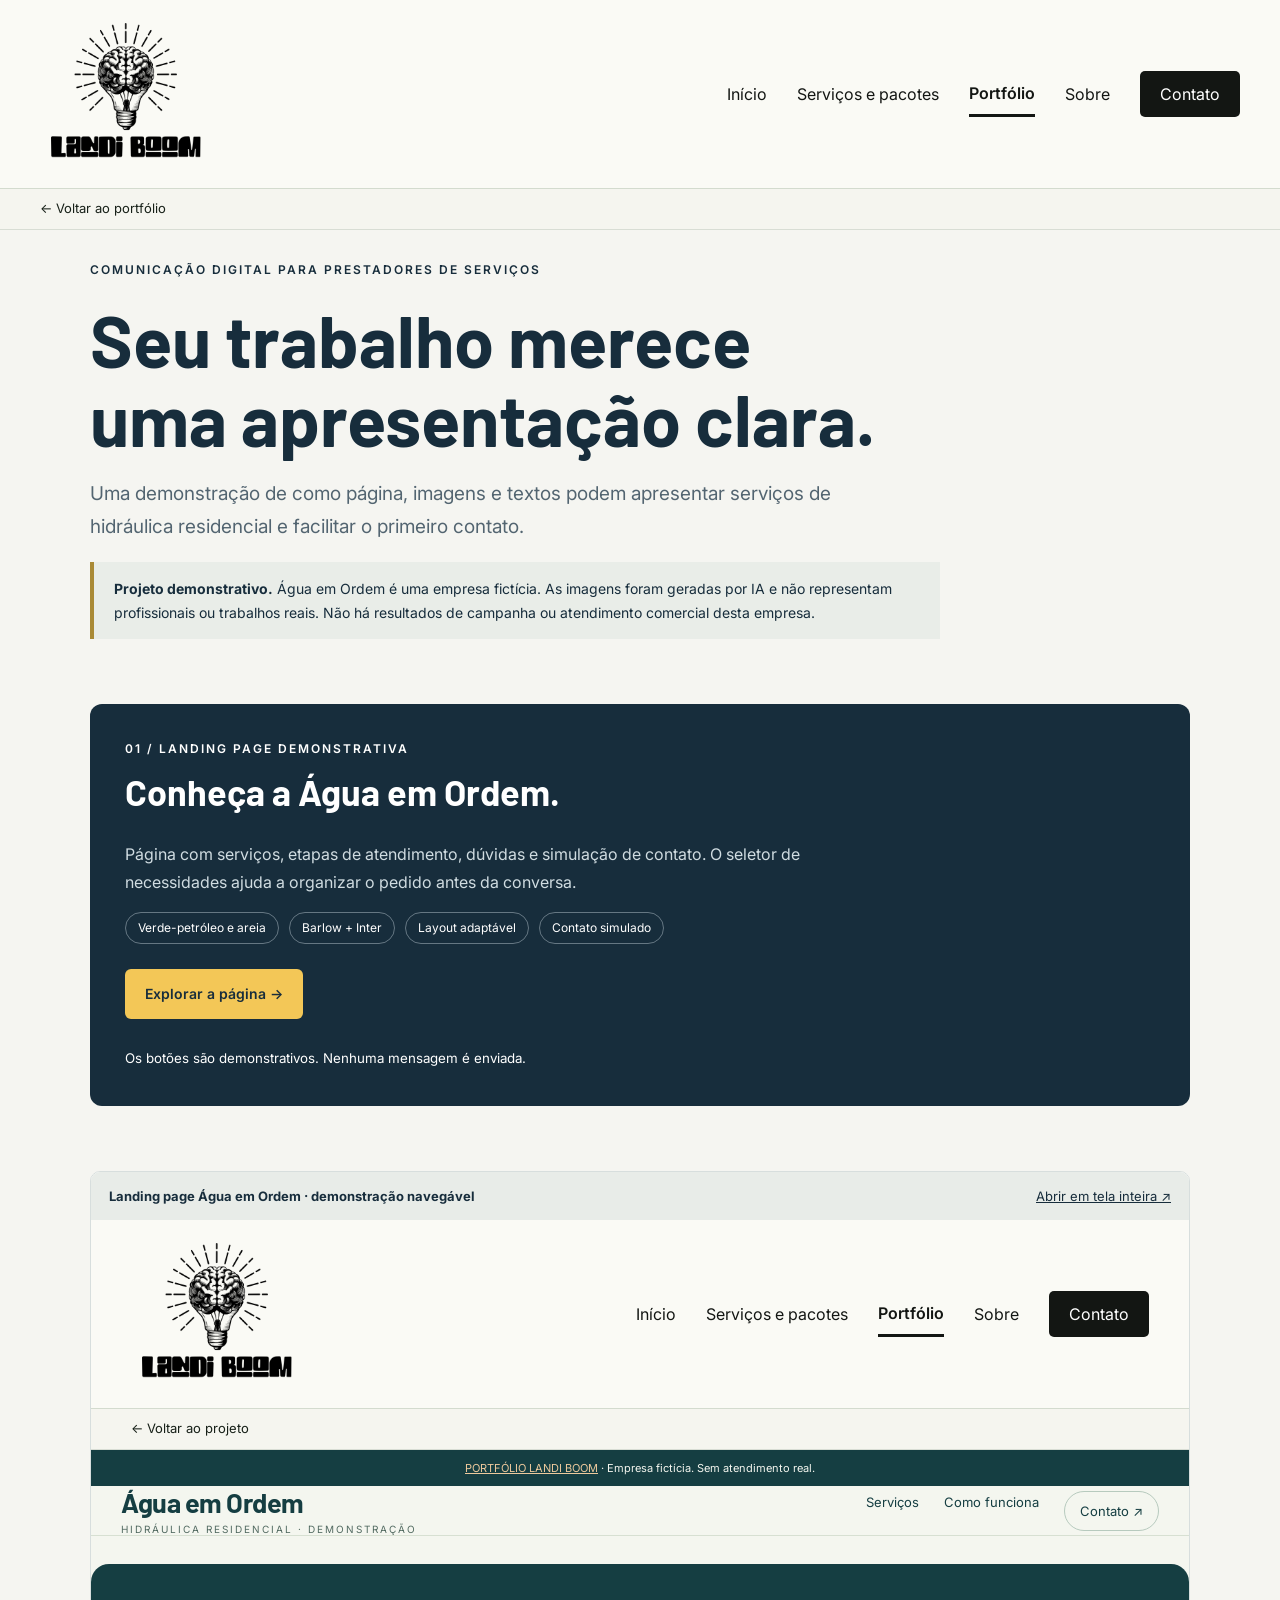
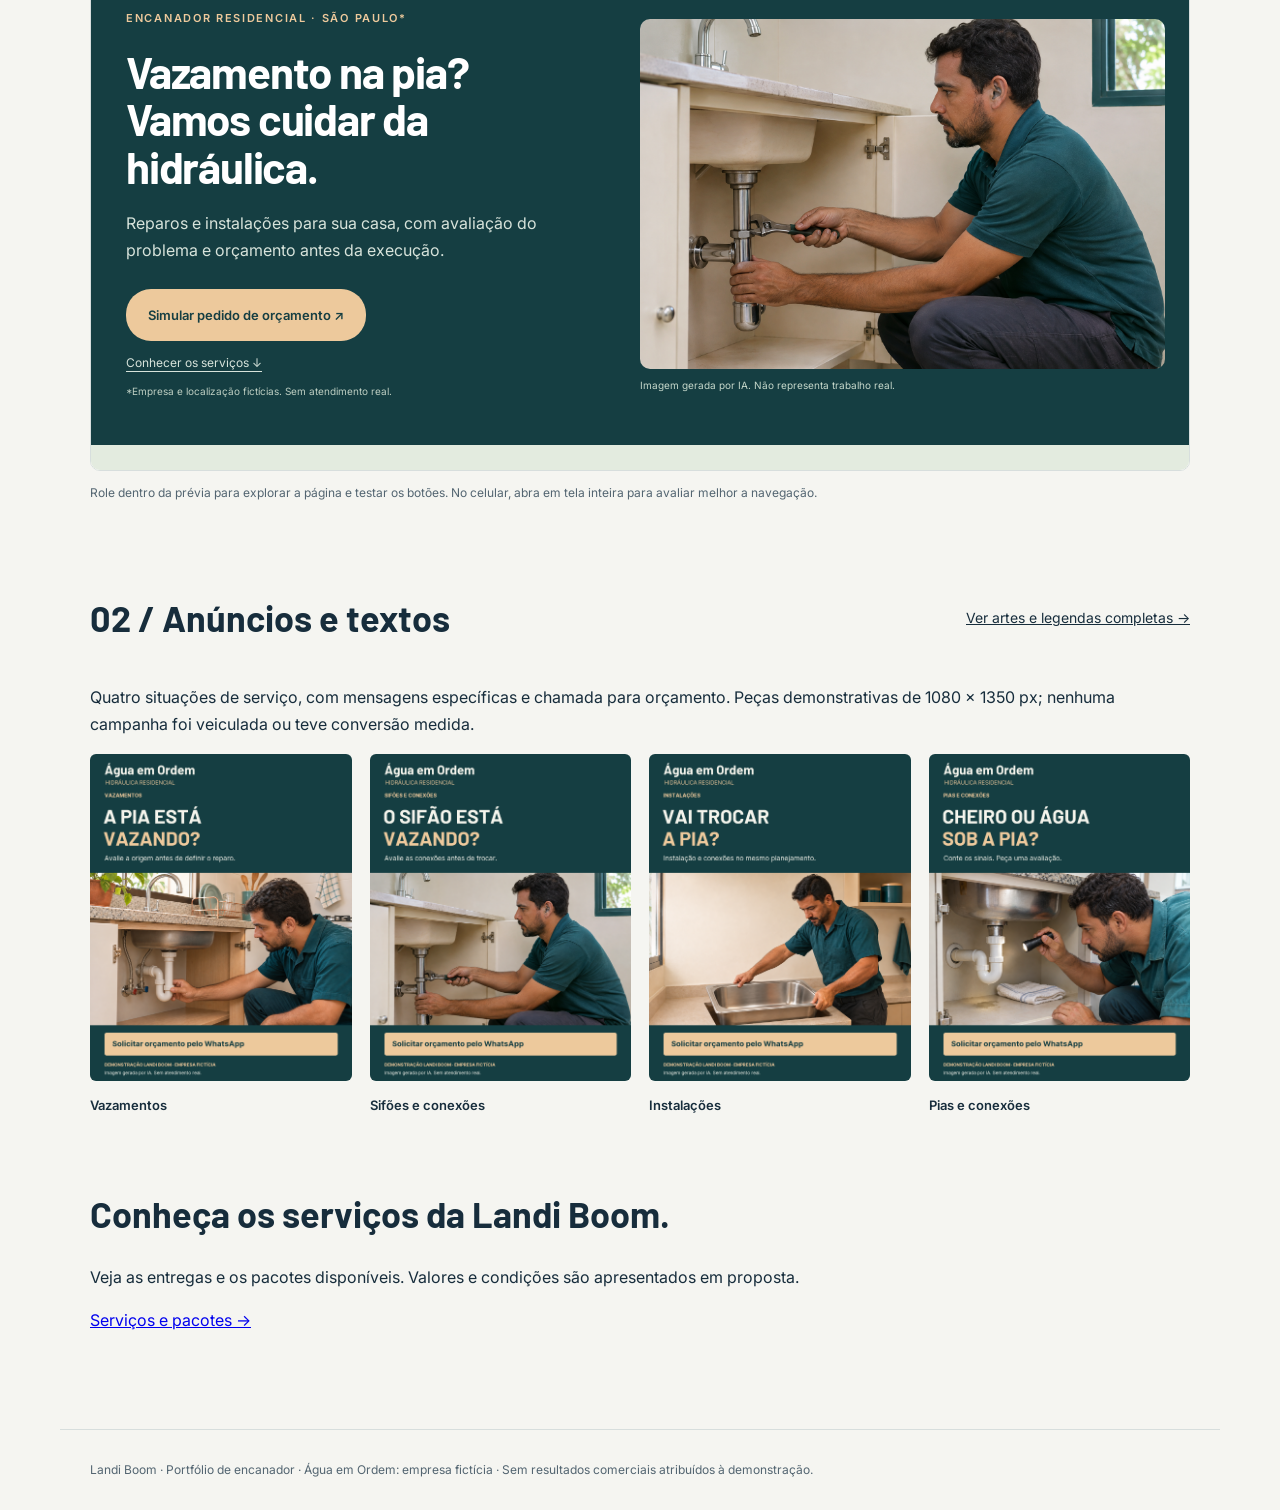
<file: portfolio/encanador/index.html>
<!doctype html><html lang="pt-BR"><head><meta charset="utf-8"><meta name="viewport" content="width=device-width,initial-scale=1"><title>Landi Boom | Portfólio de encanador</title><meta name="description" content="Demonstração de landing page e anúncios para encanador residencial. Projeto fictício Água em Ordem, por Landi Boom."><link href="https://fonts.googleapis.com/css2?family=Barlow:wght@600;700&family=Inter:wght@400;600&display=swap" rel="stylesheet"><style>
*{box-sizing:border-box}body{margin:0;background:#f5f5f1;color:#172d3c;font:16px/1.7 Inter,Arial,sans-serif}main,header,footer{max-width:1160px;padding:30px;margin:auto}header{display:flex;justify-content:space-between;gap:20px;border-bottom:1px solid #d7dedd}.brand{font:700 25px Barlow,Arial,sans-serif;letter-spacing:1px}header small{color:#536571}h1,h2,h3{font-family:Barlow,Arial,sans-serif;line-height:1.1}h1{font-size:clamp(42px,6vw,72px);margin:20px 0}h2{font-size:36px}h3{font-size:25px}.kicker{font-size:12px;font-weight:600;letter-spacing:2px;text-transform:uppercase}.lead{font-size:19px;max-width:760px;color:#536571}.notice{border-left:4px solid #a98a36;padding:15px 20px;background:#e9ede8;font-size:14px;max-width:850px}.actions{display:flex;gap:12px;flex-wrap:wrap;margin:25px 0}.button{display:inline-block;background:#172d3c;color:white;border-radius:6px;padding:13px 20px;text-decoration:none;font-weight:600;font-size:14px}.button.secondary{background:#e6eae6;color:#172d3c}section{margin:65px 0}.project{padding:35px;background:#172d3c;color:white;border-radius:12px}.project h2{margin-top:12px}.project p{max-width:760px;color:#d0dce1}.project .button{background:#f3c757;color:#172d3c}.tags{display:flex;gap:10px;flex-wrap:wrap}.tags span{border:1px solid #657783;border-radius:30px;padding:5px 12px;font-size:12px}.gallery{display:grid;grid-template-columns:repeat(4,1fr);gap:18px}.gallery img{width:100%;height:auto;display:block;border-radius:6px}.gallery a{color:inherit;text-decoration:none}.gallery p{font-size:13px;font-weight:600}.section-head{display:flex;justify-content:space-between;align-items:center;gap:20px}.section-head a{color:inherit;font-size:14px}.table-wrap{overflow-x:auto}table{width:100%;border-collapse:collapse;background:white;font-size:14px}th,td{padding:18px;text-align:left;vertical-align:top;border-bottom:1px solid #d7dedd}th{background:#e8ece8;font-size:12px}td:first-child{font-weight:600}td:nth-child(2){min-width:260px}.terms{font-size:13px;color:#536571;max-width:950px}.terms li{margin:10px 0}.conditions{display:grid;grid-template-columns:1fr 1fr;gap:25px}.conditions article{background:white;padding:24px;border:1px solid #d7dedd;border-radius:8px}.conditions h3{margin:0 0 15px}.conditions p{font-size:14px}.status{font-size:13px;color:#536571}footer{border-top:1px solid #d7dedd;font-size:12px;color:#536571}a:focus-visible{outline:3px solid #94731e;outline-offset:4px}@media(max-width:800px){main,header,footer{padding:22px}.gallery{grid-template-columns:1fr 1fr}.conditions{grid-template-columns:1fr}.project{padding:24px}.section-head{align-items:start;flex-direction:column}header{flex-direction:column;gap:0}section{margin:45px 0}}@media print{.actions{display:none}section{break-inside:avoid}.gallery{grid-template-columns:repeat(4,1fr)}body{font-size:11px}h1{font-size:38px}}
.demo-preview{margin-top:28px;border:1px solid #d7dedd;border-radius:10px;overflow:hidden;background:white}.preview-bar{display:flex;justify-content:space-between;align-items:center;gap:15px;padding:13px 18px;background:#e8ece8;font-size:13px}.preview-bar a{color:#172d3c}.demo-preview iframe{display:block;width:100%;height:850px;border:0;background:#f7f7f2}.preview-hint{font-size:12px;color:#536571;margin:12px 0}@media(max-width:800px){.demo-preview iframe{height:720px}.preview-bar{align-items:start;flex-direction:column;gap:5px}}@media print{.demo-preview{display:none}}
</style><style>.portfolio-float-tools{position:fixed;right:18px;bottom:18px;z-index:200;display:flex;flex-direction:column;gap:10px}.portfolio-float-tools a,.portfolio-float-tools button{width:47px;height:47px;display:grid;place-items:center;background:#172018;color:#fff;border:1px solid #d4dfce;border-radius:50%;box-shadow:0 3px 12px #0003;text-decoration:none;font:600 23px/1 Arial,sans-serif;cursor:pointer}.portfolio-float-tools a:hover,.portfolio-float-tools button:hover{background:#344732}.portfolio-float-tools a:focus-visible,.portfolio-float-tools button:focus-visible{outline:3px solid #00e635;outline-offset:3px}.floating-top,.top#top{display:none!important}@media(max-width:700px){.portfolio-float-tools{right:12px;bottom:calc(12px + env(safe-area-inset-bottom,0px))}}@media print{.portfolio-float-tools{display:none}}</style><style>.standard-portfolio-top{position:fixed;right:24px;bottom:24px;z-index:200;width:50px;height:50px;display:grid;place-items:center;border:1px solid #111711;border-radius:50%;background:#00e635;color:#101610;text-decoration:none;font:600 28px/1 Arial,sans-serif;box-shadow:0 4px 16px #0003}.standard-portfolio-top[hidden]{display:none}.standard-portfolio-top:hover{background:#00ce30}.standard-portfolio-top:focus-visible{outline:3px solid #f000d4;outline-offset:4px}@media(max-width:850px){.standard-portfolio-top{right:16px;bottom:calc(16px + env(safe-area-inset-bottom,0px));width:48px;height:48px}}</style><style id="lb-shared-header-css">.lb-matched-header{background:#fafaf5;border-bottom:1px solid #d3dbce;color:#131613;position:relative;z-index:1000;font:16px/1.5 Inter,Arial,sans-serif}.lb-matched-header *{box-sizing:border-box}.lb-matched-header header{max-width:1280px;margin:auto;padding:8px 40px;min-height:184px;display:flex;justify-content:space-between;align-items:center;gap:40px;border:0;background:transparent}.lb-matched-header .brand{display:block;max-width:none;text-decoration:none}.lb-matched-header .brand img{width:172px;height:172px;display:block;object-fit:contain;background:transparent}.lb-matched-header nav{display:flex;gap:30px;align-items:center;margin:0;width:auto}.lb-matched-header nav a{font:400 16px/1.5 Inter,Arial,sans-serif;display:inline-block;padding:9px 0;text-decoration:none;color:#131613;border:0}.lb-matched-header nav a[aria-current=page]{font-weight:600;border-bottom:3px solid #131613}.lb-matched-header nav .nav-contact{padding:11px 20px;background:#131613;color:white;border-radius:5px}.lb-matched-header .menu{display:none}.lb-return-bar{padding:10px 40px;background:#f5f5ef;border-bottom:1px solid #d8ddd4;font:13px/1.5 Inter,Arial,sans-serif;position:relative;z-index:1000}.lb-return-bar a{color:#172018;text-decoration:none}.lb-return-bar a:hover{text-decoration:underline}.lb-matched-header a:focus-visible,.lb-matched-header button:focus-visible,.lb-return-bar a:focus-visible{outline:3px solid #00e635;outline-offset:4px}.lb-has-site-navigation .modern-rail{top:0;z-index:15}.lb-has-site-navigation:has(.modern-rail) .modern-rail{top:224px}.lb-has-site-navigation .modern-rail nav{max-height:40vh;overflow:auto}@media(max-width:1000px){.lb-matched-header header{min-height:150px;padding:8px 24px;gap:15px;flex-wrap:wrap}.lb-matched-header .brand img{width:140px;height:140px}}@media(max-width:950px){.lb-matched-header header{min-height:142px}.lb-matched-header .brand img{width:132px;height:132px}.lb-matched-header .menu{display:block;background:transparent;border:1px solid #bdc7b3;border-radius:5px;padding:10px 16px;font:16px Inter,Arial,sans-serif;color:#232c22}.lb-matched-header nav{display:none;width:100%;align-items:stretch;gap:0}.lb-matched-header nav.open{display:flex;flex-direction:column}.lb-matched-header nav a{padding:12px 0}.lb-return-bar{padding:10px 24px}.lb-has-site-navigation:has(.modern-rail) .modern-rail{top:auto}}@media print{.lb-matched-header,.lb-return-bar{display:none}}</style></head><body class="lb-has-site-navigation"><div class="lb-matched-header" id="lb-header-top" tabindex="-1"><header class="wrap header"><a class="brand" href="../../index.html" aria-label="Landi Boom, início"><img src="../../assets/logo-landi-boom-transparente.png" alt="Landi Boom" width="140" height="140"></a><button class="menu" aria-expanded="false" aria-controls="lb-navigation-7" id="lb-menu-7">Menu</button><nav id="lb-navigation-7" aria-label="Navegação principal"><a href="../../index.html">Início</a><a href="../../servicos.html">Serviços e pacotes</a><a href="../../portfolio.html" aria-current="page">Portfólio</a><a href="../../sobre.html">Sobre</a><a href="../../contato.html" class="nav-contact">Contato</a></nav></header></div><div class="lb-return-bar"><a href="../../portfolio.html">← Voltar ao portfólio</a></div><script>document.getElementById("lb-menu-7").addEventListener("click",function(){const open=this.getAttribute("aria-expanded")!=="true";this.setAttribute("aria-expanded",String(open));document.getElementById("lb-navigation-7").classList.toggle("open",open);});</script><main><div class="kicker">Comunicação digital para prestadores de serviços</div><h1>Seu trabalho merece<br>uma apresentação clara.</h1><p class="lead">Uma demonstração de como página, imagens e textos podem apresentar serviços de hidráulica residencial e facilitar o primeiro contato.</p><p class="notice"><strong>Projeto demonstrativo.</strong> Água em Ordem é uma empresa fictícia. As imagens foram geradas por IA e não representam profissionais ou trabalhos reais. Não há resultados de campanha ou atendimento comercial desta empresa.</p>
<section class="project"><div class="kicker">01 / Landing page demonstrativa</div><h2>Conheça a Água em Ordem.</h2><p>Página com serviços, etapas de atendimento, dúvidas e simulação de contato. O seletor de necessidades ajuda a organizar o pedido antes da conversa.</p><div class="tags"><span>Verde-petróleo e areia</span><span>Barlow + Inter</span><span>Layout adaptável</span><span>Contato simulado</span></div><div class="actions"><a class="button" href="demonstracao/index.html">Explorar a página →</a></div><small>Os botões são demonstrativos. Nenhuma mensagem é enviada.</small></section>
<div class="demo-preview"><div class="preview-bar"><strong>Landing page Água em Ordem · demonstração navegável</strong><a href="demonstracao/index.html" target="_blank" rel="noopener">Abrir em tela inteira ↗</a></div><iframe src="demonstracao/index.html" title="Landing page demonstrativa da Água em Ordem" loading="lazy"></iframe></div><p class="preview-hint">Role dentro da prévia para explorar a página e testar os botões. No celular, abra em tela inteira para avaliar melhor a navegação.</p>
<section><div class="section-head"><h2>02 / Anúncios e textos</h2><a href="anuncios/index.html">Ver artes e legendas completas →</a></div><p>Quatro situações de serviço, com mensagens específicas e chamada para orçamento. Peças demonstrativas de 1080 × 1350 px; nenhuma campanha foi veiculada ou teve conversão medida.</p><div class="gallery"><a href="anuncios/anuncio-1.png"><img src="anuncios/anuncio-1.png" alt="Anúncio demonstrativo: Vazamentos" width="1080" height="1350" loading="lazy"><p>Vazamentos</p></a><a href="anuncios/anuncio-2.png"><img src="anuncios/anuncio-2.png" alt="Anúncio demonstrativo: Sifões e conexões" width="1080" height="1350" loading="lazy"><p>Sifões e conexões</p></a><a href="anuncios/anuncio-3.png"><img src="anuncios/anuncio-3.png" alt="Anúncio demonstrativo: Instalações" width="1080" height="1350" loading="lazy"><p>Instalações</p></a><a href="anuncios/anuncio-4.png"><img src="anuncios/anuncio-4.png" alt="Anúncio demonstrativo: Pias e conexões" width="1080" height="1350" loading="lazy"><p>Pias e conexões</p></a></div></section>
<section id="proposta"><h2>Conheça os serviços da Landi Boom.</h2><p>Veja as entregas e os pacotes disponíveis. Valores e condições são apresentados em proposta.</p><a href="../../servicos.html">Serviços e pacotes →</a></section></main><footer>Landi Boom · Portfólio de encanador · Água em Ordem: empresa fictícia · Sem resultados comerciais atribuídos à demonstração.</footer><a class="standard-portfolio-top" id="portfolio-standard-top" href="#" aria-label="Voltar ao topo" title="Voltar ao topo" hidden>↑</a><script>const standardTop=document.getElementById('portfolio-standard-top');function showStandardTop(){standardTop.hidden=window.scrollY<400;}window.addEventListener('scroll',showStandardTop,{passive:true});window.addEventListener('pageshow',showStandardTop);showStandardTop();standardTop.addEventListener('click',event=>{event.preventDefault();window.scrollTo({top:0,behavior:window.matchMedia('(prefers-reduced-motion: reduce)').matches?'auto':'smooth'});});</script></body></html>
</file>
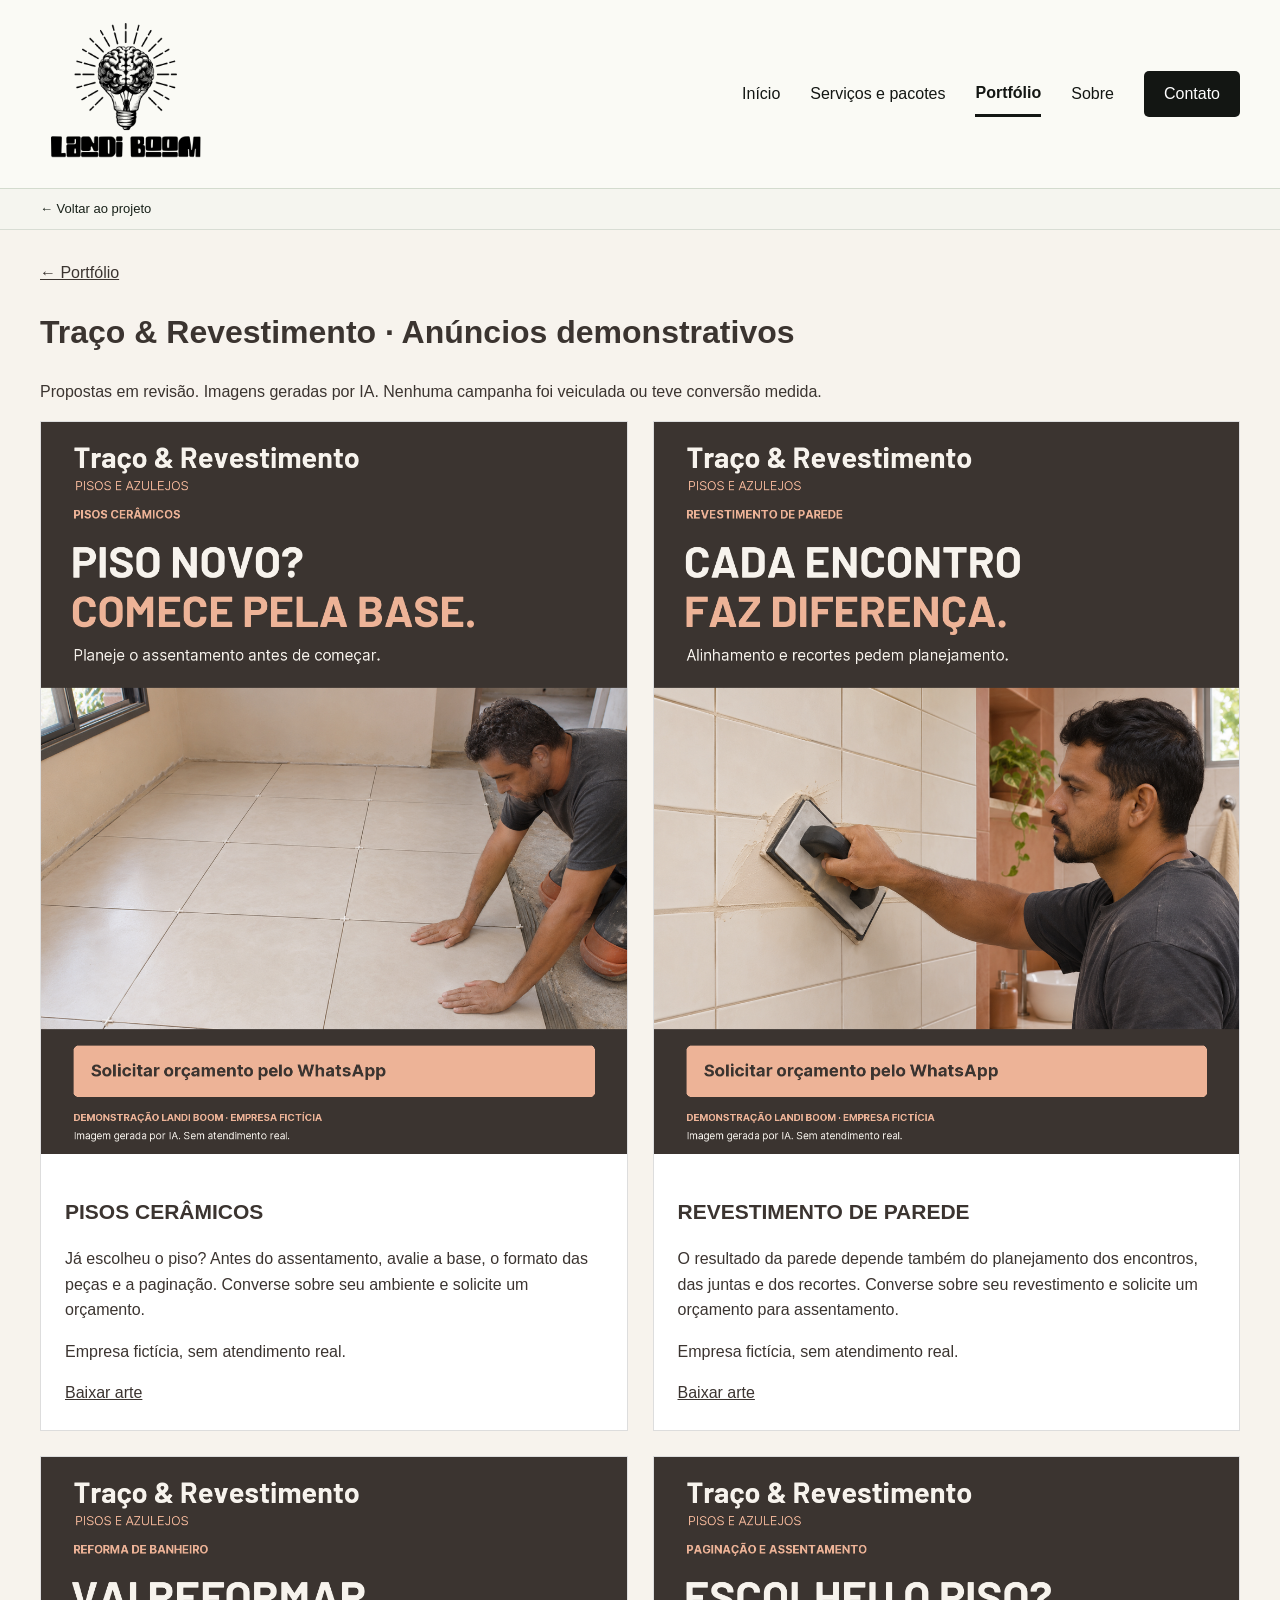
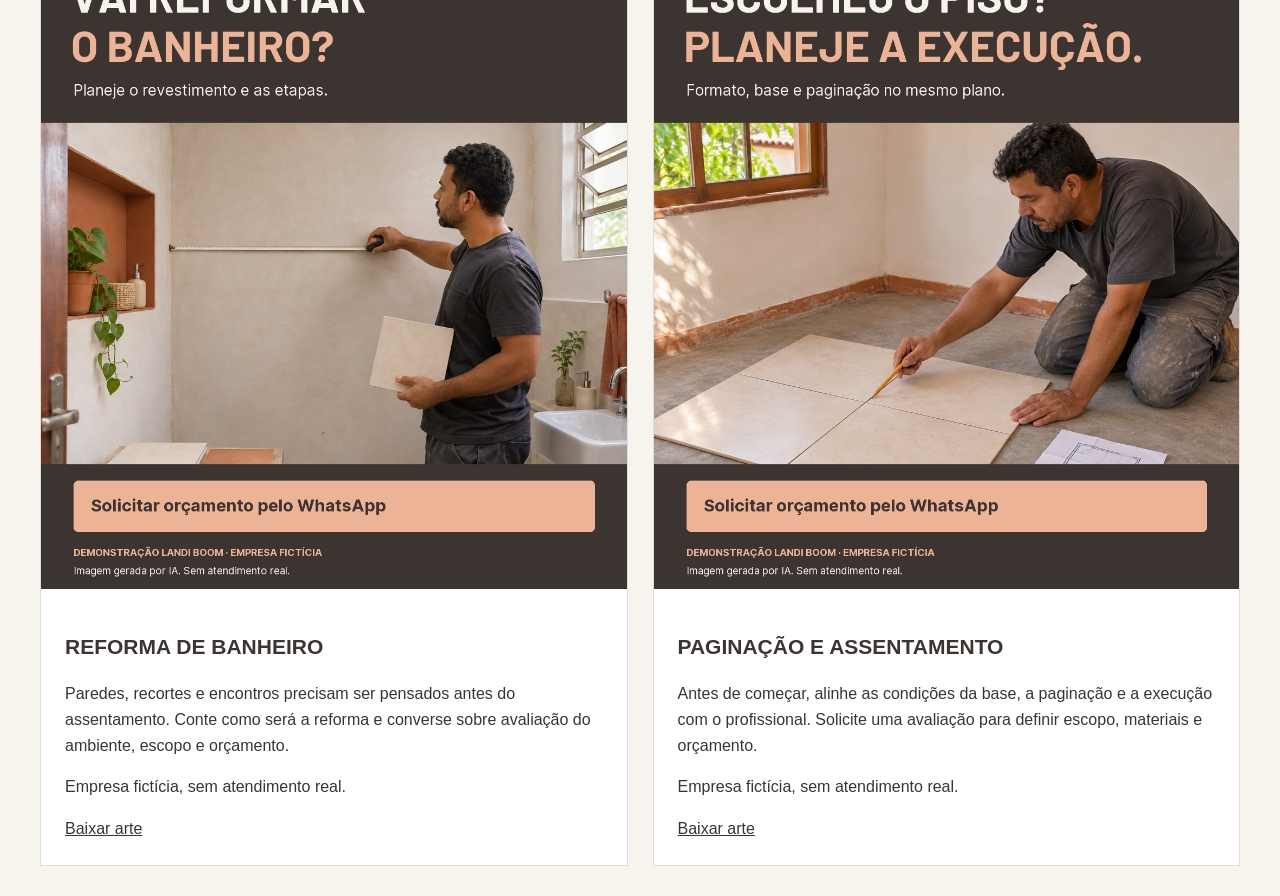
<file: portfolio/azulejista/anuncios/index.html>
<!doctype html><html lang="pt-BR"><meta charset="utf-8"><meta name="viewport" content="width=device-width,initial-scale=1"><title>Traço & Revestimento — anúncios</title><style>body{background:#f7f3ed;color:#3b3430;font:16px/1.6 Arial;margin:0}main{max-width:1200px;margin:auto;padding:30px 24px}.grid{display:grid;grid-template-columns:1fr 1fr;gap:25px}article{background:white;border:1px solid #ddd}img{width:100%;display:block}article>div{padding:24px}h2{font-size:21px}a{color:inherit}@media(max-width:750px){.grid{grid-template-columns:1fr}}</style><style id="lb-shared-header-css">.lb-matched-header{background:#fafaf5;border-bottom:1px solid #d3dbce;color:#131613;position:relative;z-index:1000;font:16px/1.5 Inter,Arial,sans-serif}.lb-matched-header *{box-sizing:border-box}.lb-matched-header header{max-width:1280px;margin:auto;padding:8px 40px;min-height:184px;display:flex;justify-content:space-between;align-items:center;gap:40px;border:0;background:transparent}.lb-matched-header .brand{display:block;max-width:none;text-decoration:none}.lb-matched-header .brand img{width:172px;height:172px;display:block;object-fit:contain;background:transparent}.lb-matched-header nav{display:flex;gap:30px;align-items:center;margin:0;width:auto}.lb-matched-header nav a{font:400 16px/1.5 Inter,Arial,sans-serif;display:inline-block;padding:9px 0;text-decoration:none;color:#131613;border:0}.lb-matched-header nav a[aria-current=page]{font-weight:600;border-bottom:3px solid #131613}.lb-matched-header nav .nav-contact{padding:11px 20px;background:#131613;color:white;border-radius:5px}.lb-matched-header .menu{display:none}.lb-return-bar{padding:10px 40px;background:#f5f5ef;border-bottom:1px solid #d8ddd4;font:13px/1.5 Inter,Arial,sans-serif;position:relative;z-index:1000}.lb-return-bar a{color:#172018;text-decoration:none}.lb-return-bar a:hover{text-decoration:underline}.lb-matched-header a:focus-visible,.lb-matched-header button:focus-visible,.lb-return-bar a:focus-visible{outline:3px solid #00e635;outline-offset:4px}.lb-has-site-navigation .modern-rail{top:0;z-index:15}.lb-has-site-navigation:has(.modern-rail) .modern-rail{top:224px}.lb-has-site-navigation .modern-rail nav{max-height:40vh;overflow:auto}@media(max-width:1000px){.lb-matched-header header{min-height:150px;padding:8px 24px;gap:15px;flex-wrap:wrap}.lb-matched-header .brand img{width:140px;height:140px}}@media(max-width:950px){.lb-matched-header header{min-height:142px}.lb-matched-header .brand img{width:132px;height:132px}.lb-matched-header .menu{display:block;background:transparent;border:1px solid #bdc7b3;border-radius:5px;padding:10px 16px;font:16px Inter,Arial,sans-serif;color:#232c22}.lb-matched-header nav{display:none;width:100%;align-items:stretch;gap:0}.lb-matched-header nav.open{display:flex;flex-direction:column}.lb-matched-header nav a{padding:12px 0}.lb-return-bar{padding:10px 24px}.lb-has-site-navigation:has(.modern-rail) .modern-rail{top:auto}}@media print{.lb-matched-header,.lb-return-bar{display:none}}</style><div class="lb-matched-header" id="lb-header-top" tabindex="-1"><header class="wrap header"><a class="brand" href="../../../index.html" aria-label="Landi Boom, início"><img src="../../../assets/logo-landi-boom-transparente.png" alt="Landi Boom" width="140" height="140"></a><button class="menu" aria-expanded="false" aria-controls="lb-navigation-2" id="lb-menu-2">Menu</button><nav id="lb-navigation-2" aria-label="Navegação principal"><a href="../../../index.html">Início</a><a href="../../../servicos.html">Serviços e pacotes</a><a href="../../../portfolio.html" aria-current="page">Portfólio</a><a href="../../../sobre.html">Sobre</a><a href="../../../contato.html" class="nav-contact">Contato</a></nav></header></div><div class="lb-return-bar"><a href="../index.html">← Voltar ao projeto</a></div><script>document.getElementById("lb-menu-2").addEventListener("click",function(){const open=this.getAttribute("aria-expanded")!=="true";this.setAttribute("aria-expanded",String(open));document.getElementById("lb-navigation-2").classList.toggle("open",open);});</script><main><a href="../index.html">← Portfólio</a><h1>Traço & Revestimento · Anúncios demonstrativos</h1><p>Propostas em revisão. Imagens geradas por IA. Nenhuma campanha foi veiculada ou teve conversão medida.</p><div class="grid"><article><img src="anuncio-1.png" alt="Anúncio demonstrativo: PISOS CERÂMICOS"><div><h2>PISOS CERÂMICOS</h2><p>Já escolheu o piso? Antes do assentamento, avalie a base, o formato das peças e a paginação. Converse sobre seu ambiente e solicite um orçamento.</p><p>Empresa fictícia, sem atendimento real.</p><a href="anuncio-1.png" download>Baixar arte</a></div></article><article><img src="anuncio-2.png" alt="Anúncio demonstrativo: REVESTIMENTO DE PAREDE"><div><h2>REVESTIMENTO DE PAREDE</h2><p>O resultado da parede depende também do planejamento dos encontros, das juntas e dos recortes. Converse sobre seu revestimento e solicite um orçamento para assentamento.</p><p>Empresa fictícia, sem atendimento real.</p><a href="anuncio-2.png" download>Baixar arte</a></div></article><article><img src="anuncio-3.png" alt="Anúncio demonstrativo: REFORMA DE BANHEIRO"><div><h2>REFORMA DE BANHEIRO</h2><p>Paredes, recortes e encontros precisam ser pensados antes do assentamento. Conte como será a reforma e converse sobre avaliação do ambiente, escopo e orçamento.</p><p>Empresa fictícia, sem atendimento real.</p><a href="anuncio-3.png" download>Baixar arte</a></div></article><article><img src="anuncio-4.png" alt="Anúncio demonstrativo: PAGINAÇÃO E ASSENTAMENTO"><div><h2>PAGINAÇÃO E ASSENTAMENTO</h2><p>Antes de começar, alinhe as condições da base, a paginação e a execução com o profissional. Solicite uma avaliação para definir escopo, materiais e orçamento.</p><p>Empresa fictícia, sem atendimento real.</p><a href="anuncio-4.png" download>Baixar arte</a></div></article></div></main></html>
</file>
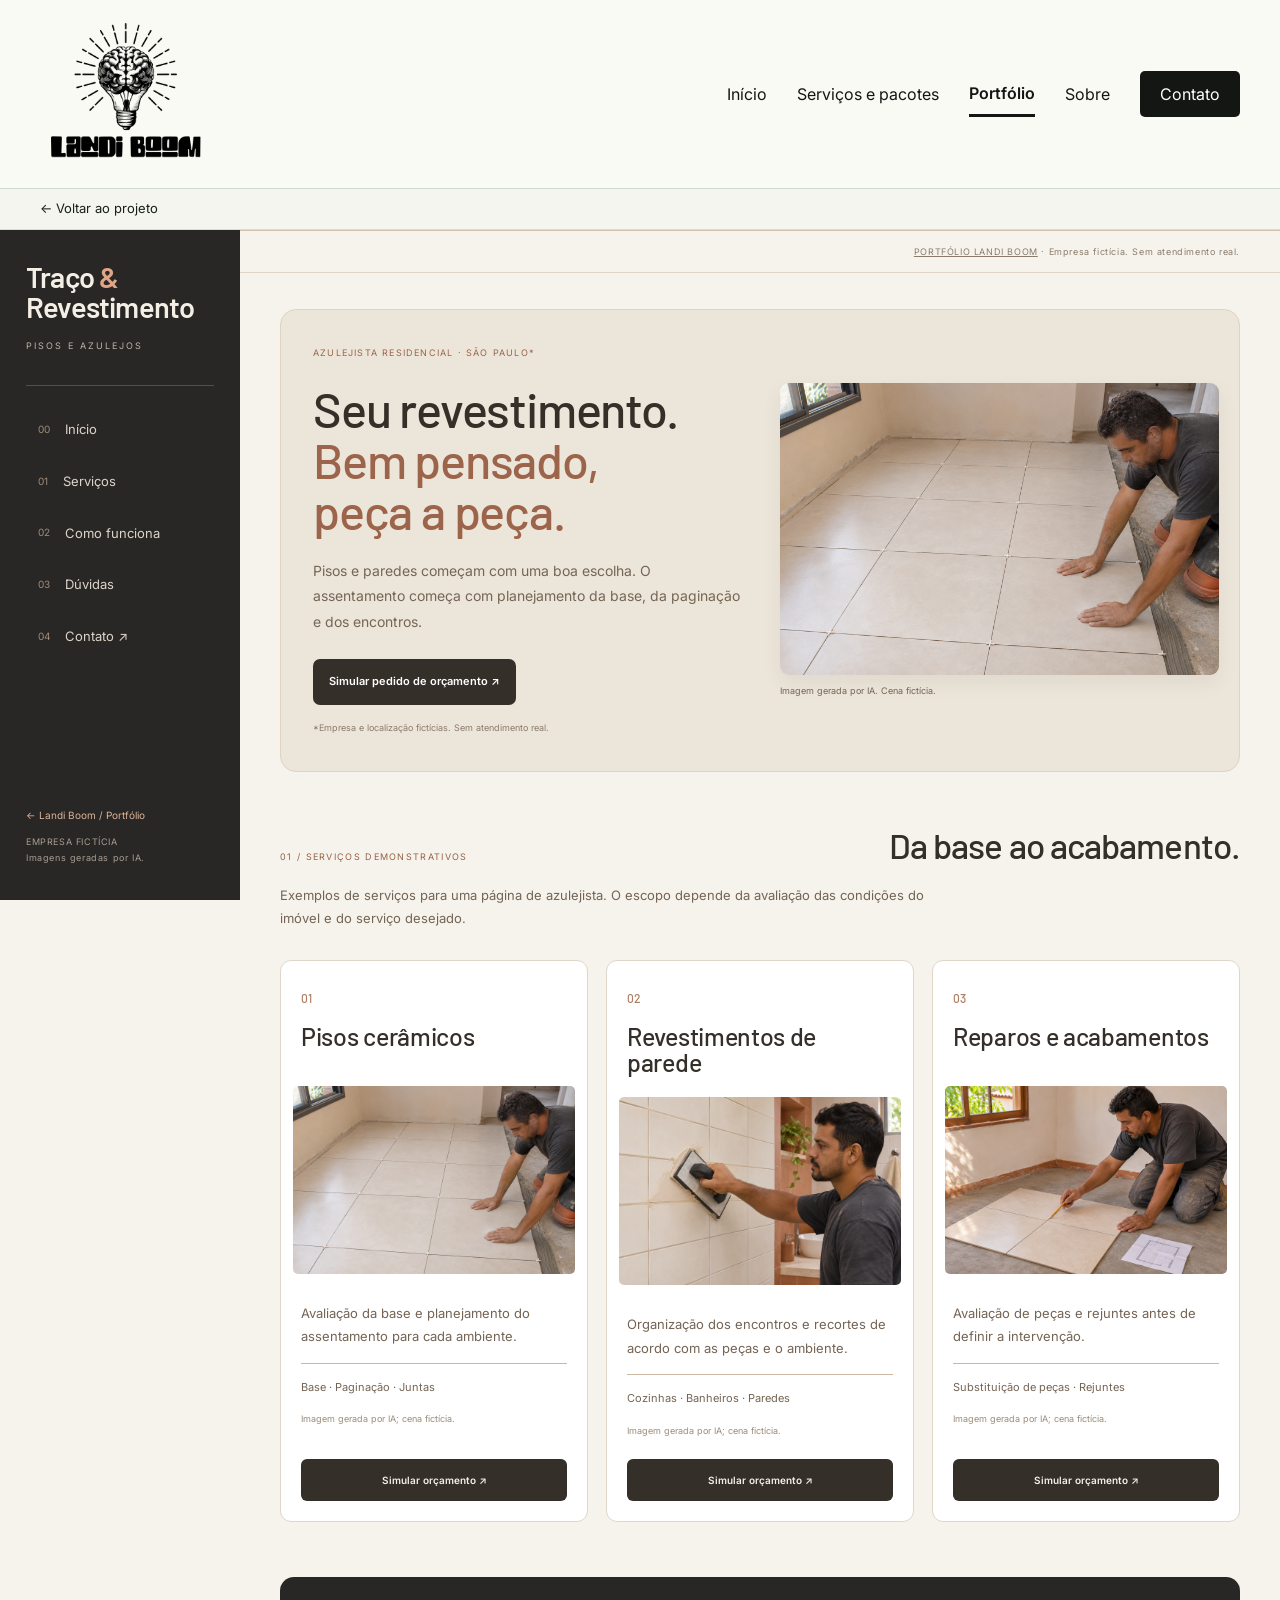
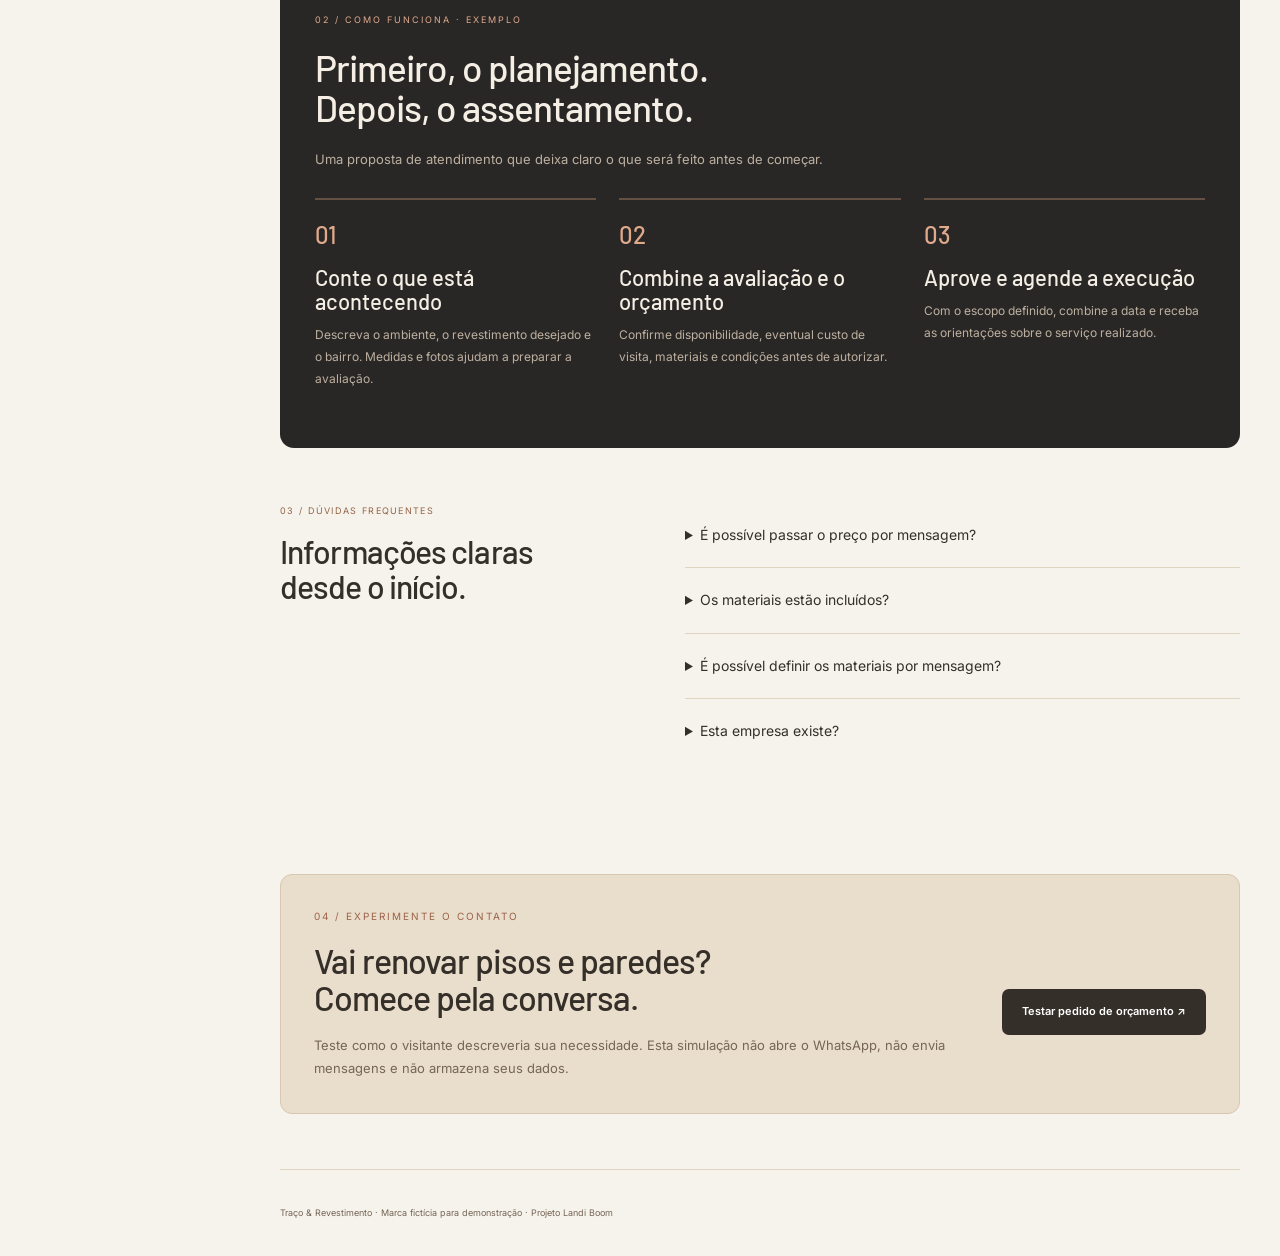
<file: portfolio/azulejista/demonstracao/index.html>
<!doctype html><html lang="pt-BR"><head><meta charset="utf-8"><meta name="viewport" content="width=device-width,initial-scale=1"><title>Traço & Revestimento — demonstração Landi Boom</title><link href="https://fonts.googleapis.com/css2?family=Barlow:wght@500;600;700&family=Inter:wght@400;600&display=swap" rel="stylesheet"><style>*{box-sizing:border-box}html{scroll-behavior:smooth;scroll-padding-top:24px}body{margin:0;background:#f5f0e7;color:#352f2a;font:16px/1.75 Inter,Arial,sans-serif}a{color:inherit}button,input,select{font:inherit}h1,h2,h3{margin:0;font-family:Barlow,Arial,sans-serif;font-weight:500;line-height:1.08}h1{font-size:clamp(52px,6.7vw,92px);letter-spacing:-3px}h2{font-size:43px;letter-spacing:-1px}h3{font-size:26px}.rail{position:fixed;left:0;top:0;bottom:0;width:235px;border-right:1px solid #bda58e;background:#e8ddce;padding:35px 25px;display:flex;flex-direction:column;z-index:10}.brand{font:600 28px/1.05 Barlow,Arial,sans-serif;text-decoration:none;letter-spacing:-.6px}.brand small{display:block;font:400 9px/1.5 Inter,Arial,sans-serif;letter-spacing:1.7px;margin-top:15px}.rail nav{display:grid;gap:18px;margin-top:55px;font-size:13px}.rail nav a{text-decoration:none;display:flex;gap:12px}.rail nav span{color:#9c6448;font-size:10px}.rail-bottom{margin-top:auto;font-size:10px;color:#76624f}.rail-bottom a{display:block;margin-bottom:12px}.content{margin-left:235px}.container{max-width:1120px;margin:auto;padding:0 45px}.demo{font-size:10px;padding:12px 45px;border-bottom:1px solid #cbb8a3;letter-spacing:.3px}.hero{padding:70px 0 35px}.kicker{font-size:10px;text-transform:uppercase;letter-spacing:2px;color:#936346}.hero h1{margin:26px 0 32px;max-width:850px}.hero h1 span{color:#a36b4c}.hero-note{display:grid;grid-template-columns:1fr 1fr;gap:55px;border-top:1px solid #bda58e;padding-top:25px}.hero-note p{margin:0;color:#746454;font-size:15px}.button,.btn{display:inline-flex;align-items:center;justify-content:center;background:#352f2a;color:#f5f0e7;padding:13px 20px;text-decoration:none;font-weight:600;font-size:12px;border:0;cursor:pointer;min-height:46px}.hero-note .button{justify-self:start;align-self:start;background:#a36b4c}.swatches{display:grid;grid-template-columns:1fr 1fr 1fr;gap:12px;margin-top:42px}.swatch{height:68px;border:1px solid #ad9c86;position:relative;background:#e2d5c3}.swatch:nth-child(2){background:#bc8867}.swatch:nth-child(3){background:#686159}.swatch span{position:absolute;left:12px;bottom:9px;font-size:10px;color:#352f2a}.swatch:nth-child(3) span{color:#f5f0e7}.section{padding:55px 0}.section-label{display:flex;justify-content:space-between;align-items:baseline;gap:25px;border-top:1px solid #bda58e;padding-top:20px;margin-bottom:30px}.section-label>span{font-size:10px;color:#936346;letter-spacing:2px}.section-label h2{font-size:37px}.service-intro{font-size:14px;color:#746454;max-width:650px;margin-bottom:30px}.material{border-top:1px solid #bda58e}.material:last-child{border-bottom:1px solid #bda58e}.material summary{display:flex;align-items:center;gap:25px;padding:25px 0;cursor:pointer;list-style:none;font:500 30px/1.2 Barlow,Arial,sans-serif}.material summary::-webkit-details-marker{display:none}.material-index{font:400 12px Inter,Arial,sans-serif;color:#936346;width:35px}.plus{margin-left:auto;color:#a36b4c;font:400 28px Inter,Arial}.material[open] .plus{transform:rotate(45deg)}.material-body{display:grid;grid-template-columns:1.2fr 1fr;gap:30px;padding:0 0 30px 60px}.material-body figure{margin:0}.material-body img{display:block;width:100%;height:auto}.material-copy{align-self:center;color:#746454;font-size:14px}.material-copy .num{display:block;font-size:10px;color:#936346;letter-spacing:1px}.material-copy .tile-details{font-size:12px;border-top:1px solid #cbb8a3;padding-top:14px}.material-copy small{display:block;font-size:10px;margin-bottom:20px}.workflow{background:#352f2a;color:#f5f0e7;margin-top:25px;padding:45px}.workflow .kicker{color:#dfa67f}.workflow h2{max-width:700px;margin:20px 0;font-size:42px}.workflow-intro{font-size:14px;color:#cab9a8;max-width:650px}.steps{padding:0;list-style:none;display:block;margin:30px 0 0}.steps li{display:grid;grid-template-columns:55px 1fr;gap:25px;padding:22px 0;border-top:1px solid #766350}.steps b{font:500 30px Barlow,Arial;color:#dfa67f}.steps h3{font-size:27px}.steps p{font-size:14px;color:#cab9a8;margin:10px 0 0}.faq .faq-grid{display:block}.faq .faq-grid>div:first-child{display:none}.faq details{padding:20px 0;border-top:1px solid #cbb8a3}.faq summary{font-size:15px;cursor:pointer}.faq details p{font-size:14px;color:#746454}.contact{padding:40px;border:1px solid #bda58e;background:#e8ddce;display:grid;grid-template-columns:1fr;gap:20px}.contact h2{font-size:41px;max-width:650px}.contact p{max-width:650px;color:#746454;font-size:14px;margin:0}.contact .button{justify-self:start;background:#a36b4c}.footer{padding:35px 0;font-size:10px;color:#746454}.floating-top{position:fixed;right:20px;bottom:20px;z-index:20;display:grid;place-items:center;width:46px;height:46px;background:#352f2a;color:#edb397;text-decoration:none;font-size:24px}[hidden],.hidden{display:none!important}dialog{max-width:520px;width:calc(100% - 32px);padding:28px;background:#f5f0e7;color:#352f2a;border:1px solid #bda58e}dialog::backdrop{background:#0009}dialog h2{font-size:29px}dialog p{font-size:14px}label{display:block;margin:18px 0;font-size:14px}input,select{width:100%;display:block;padding:12px;margin-top:6px;border:1px solid #a38c74;background:white;color:#352f2a}.close{float:right;border:0;background:transparent;color:#352f2a;font-size:25px;cursor:pointer}.result{white-space:pre-wrap;background:#fff;padding:15px;font-size:14px}a:focus-visible,button:focus-visible,summary:focus-visible,input:focus-visible,select:focus-visible{outline:3px solid #a36b4c;outline-offset:5px}@media(max-width:950px){.rail{position:static;width:auto;padding:22px;border-right:0;border-bottom:1px solid #bda58e;display:block}.brand{font-size:25px}.brand small{margin-top:8px;font-size:9px}.rail nav{display:flex;gap:20px;flex-wrap:wrap;margin-top:22px;font-size:12px}.rail nav span{display:none}.rail-bottom{display:none}.content{margin-left:0}.container{padding:0 24px}.demo{padding:10px 24px}.hero{padding-top:40px}.hero h1{font-size:clamp(48px,9vw,72px);letter-spacing:-2px}.hero-note{gap:25px}.workflow{padding:30px}.material-body{padding-left:0}.section-label h2{font-size:32px}}@media(max-width:600px){.hero h1{font-size:49px}.hero-note{grid-template-columns:1fr;gap:20px}.swatches{margin-top:28px;gap:8px}.swatch{height:55px}.section{padding:40px 0}.section-label{align-items:start;flex-direction:column;gap:12px}.material summary{font-size:26px;gap:12px;padding:22px 0}.material-index{width:25px}.material-body{grid-template-columns:1fr;gap:18px;padding-bottom:25px}.workflow{padding:25px}.workflow h2{font-size:34px}.steps li{grid-template-columns:32px 1fr;gap:12px}.steps h3{font-size:24px}.contact{padding:25px}.contact h2{font-size:34px}.demo{font-size:9px}.rail nav{gap:15px}}@media(prefers-reduced-motion:reduce){html{scroll-behavior:auto}}</style><style id="craft-direction">
/* Nova direção: foto na abertura, grafite sólido, serviços abertos. */
.content{margin:0}.container{max-width:1200px;padding:0 35px}.craft-header{max-width:1200px;margin:auto;padding:25px 35px;display:flex;justify-content:space-between;align-items:center;gap:25px}.craft-brand{font:600 28px/1.1 Barlow,Arial,sans-serif;text-decoration:none;letter-spacing:-.6px}.craft-brand span{display:block;font:400 9px/1.5 Inter,Arial,sans-serif;letter-spacing:2px;margin-top:9px;color:#936346}.craft-header nav{display:flex;gap:27px;font-size:13px}.craft-header nav a{text-decoration:none}.craft-header nav a:last-child{border-bottom:1px solid #936346}.demo{background:#e8ddce;border-top:1px solid #d2c1ad;border-bottom:0;text-align:center;padding:10px 20px}.craft-hero{padding:0;margin-top:25px;display:grid;grid-template-columns:1.15fr 1fr;background:#352f2a;color:#f5f0e7;gap:0}.craft-photo{display:flex;flex-direction:column;justify-content:center;background:#e8ddce;padding:18px;min-width:0}.craft-photo img{width:100%;height:auto}.craft-photo>span{font-size:10px;color:#746454;padding-top:9px}.craft-hero-copy{padding:42px 32px;align-self:center}.craft-hero-copy .kicker{color:#edb397;font-size:10px}.craft-hero-copy h1{font-size:clamp(38px,4.2vw,58px);line-height:1.05;letter-spacing:-1px;margin:23px 0}.craft-hero-copy h1 span{color:#edb397}.craft-hero-copy p{color:#d5c7b7;font-size:15px;line-height:1.8;margin:0 0 25px}.craft-hero-copy .button{background:#edb397;color:#352f2a}.craft-hero-copy small{display:block;color:#cab9a8;font-size:10px;margin-top:15px}.section-label{display:block;padding-top:20px}.section-label>span{display:block;margin-bottom:16px}.section-label h2{font-size:43px}.craft-services{display:grid;grid-template-columns:repeat(3,minmax(0,1fr));gap:24px;margin-top:30px}.craft-service{background:#e8ddce;display:flex;flex-direction:column;min-width:0}.craft-title{padding:23px 23px 25px;min-height:135px}.craft-title>span{font:500 16px Barlow,Arial,sans-serif;color:#936346}.craft-title h3{font-size:29px;margin:12px 0 0;line-height:1.05}.craft-service figure{margin:0;padding:0 14px}.craft-service figure img{width:100%;height:auto}.craft-service .material-copy{padding:22px;font-size:14px;display:flex;flex:1;flex-direction:column;align-self:stretch}.craft-service .material-copy .num{display:none}.craft-service .material-copy p{margin:0 0 14px}.craft-service .material-copy small{font-size:10px;margin-bottom:20px}.craft-service .material-copy .button{margin-top:auto;width:100%;font-size:12px}.workflow{margin-top:0;background:transparent;color:#352f2a;padding:55px 0;border-top:1px solid #bda58e;border-bottom:1px solid #bda58e}.workflow .kicker{color:#936346}.workflow h2{font-size:43px;max-width:800px;margin-bottom:20px}.workflow-intro{color:#746454}.steps{display:grid;grid-template-columns:repeat(3,1fr);gap:30px}.steps li{display:block;border-top:2px solid #a36b4c;padding-top:22px}.steps b{display:block;color:#936346;margin-bottom:17px}.steps h3{font-size:25px}.steps p{color:#746454;font-size:14px}.faq{display:grid;grid-template-columns:.8fr 1.2fr;gap:55px}.faq>.section-label{border:0;margin:0}.faq>.service-intro{display:none}.faq .faq-grid{align-self:start}.faq details:first-child{border-top:0}.contact{background:#352f2a;color:#f5f0e7;border:0;padding:38px;display:grid;grid-template-columns:1fr auto;gap:20px 45px}.contact .kicker{grid-column:1/-1;color:#edb397}.contact h2{grid-column:1;font-size:38px}.contact p{grid-column:1;color:#d5c7b7}.contact .button{grid-column:2;grid-row:2/4;align-self:center;background:#edb397;color:#352f2a}.footer{border-top:1px solid #bda58e}
@media(max-width:850px){.craft-header{padding:22px;gap:15px}.craft-brand{font-size:23px}.craft-header nav{gap:13px;font-size:12px}.craft-header nav a:nth-child(2){display:none}.container{padding:0 22px}.craft-hero{grid-template-columns:1fr;margin-top:18px}.craft-photo{padding:14px;order:2}.craft-hero-copy{padding:30px 25px}.craft-hero-copy h1{font-size:44px}.craft-services{grid-template-columns:1fr;gap:25px}.craft-title{min-height:0;padding:24px}.craft-title h3{font-size:29px}.craft-service figure{padding:0 24px}.craft-service .material-copy{padding:24px}.craft-service .material-copy .button{width:auto;align-self:start}.section-label h2,.workflow h2{font-size:34px}.steps{grid-template-columns:1fr;gap:25px}.steps li{display:grid;grid-template-columns:35px 1fr;gap:15px}.steps b{margin:0}.faq{grid-template-columns:1fr;gap:20px}.contact{display:block;padding:27px}.contact h2{font-size:32px;margin:15px 0}.contact p{margin-bottom:22px}.craft-hero-copy small{font-size:10px}}
</style><style id="modern-sidebar-direction">
/* Barra lateral — nova direção contemporânea. */
body{background:#f6f3ed;color:#352f2a}.modern-rail{position:fixed;inset:0 auto 0 0;width:240px;padding:38px 26px 25px;background:#292725;color:#f4eee5;display:flex;flex-direction:column;z-index:15}.modern-brand{font:600 29px/1.03 Barlow,Arial,sans-serif;letter-spacing:-.8px;text-decoration:none}.modern-brand>span{color:#e0a486}.modern-brand small{display:block;font:400 9px/1.5 Inter,Arial,sans-serif;letter-spacing:2px;color:#bdb4a8;margin-top:17px}.rail-rule{height:1px;background:#56504a;margin:33px 0 20px}.modern-rail nav{display:grid;gap:5px}.modern-rail nav a{display:flex;align-items:center;gap:15px;text-decoration:none;padding:12px;border-radius:7px;font-size:13px;color:#dcd4c9;transition:background .15s}.modern-rail nav a:hover,.modern-rail nav a.active{background:#443b34;color:#f2b796}.modern-rail nav span{font-size:10px;color:#9f8c7c}.modern-rail-end{margin-top:auto;font-size:10px;color:#a99d91}.modern-rail-end a{color:#dbb498;text-decoration:none}.modern-rail-end p{font-size:9px;line-height:1.8;letter-spacing:.6px}.content{margin-left:240px}.container{max-width:1240px;padding:0 40px}.demo{font-size:9px;letter-spacing:.6px;background:transparent;border-bottom:1px solid #dfd6c9;text-align:right;padding:13px 40px;color:#8b7b6c}.craft-hero{display:grid;grid-template-columns:1fr 1fr;gap:0;background:#ece5d9;border:1px solid #dfd3c2;border-radius:16px;overflow:hidden;margin-top:36px}.craft-photo{padding:20px;background:transparent;align-self:center;order:2}.craft-photo img{border-radius:9px;box-shadow:0 8px 20px #352f2a10}.craft-photo>span{font-size:9px;line-height:1.5;display:block}.craft-hero-copy{padding:35px 15px 35px 32px;order:1;color:#352f2a}.craft-hero-copy .kicker{font-size:9px;color:#9c644b;letter-spacing:1.2px}.craft-hero-copy h1{font-size:clamp(37px,3.8vw,60px);font-weight:500;letter-spacing:-1.2px;margin:22px 0;line-height:1.05}.craft-hero-copy h1 span{color:#9c644b}.craft-hero-copy p{color:#756655;font-size:14px;line-height:1.8}.craft-hero-copy .button{border-radius:7px;background:#352f2a;color:white;font-size:11px;padding:13px 16px;min-height:46px}.craft-hero-copy small{color:#8b7b6c;font-size:9px}.section{padding:55px 0}.section-label{border:0;padding-top:0;display:flex;align-items:end;justify-content:space-between;gap:25px;margin-bottom:20px}.section-label>span{font-size:9px;margin:0;letter-spacing:1.3px}.section-label h2{font-size:35px;font-weight:500;letter-spacing:-.9px}.service-intro{font-size:13px;max-width:650px;margin-bottom:28px}.craft-services{grid-template-columns:repeat(3,minmax(0,1fr));gap:18px}.craft-service{background:white;border:1px solid #e0d6c8;border-radius:11px;overflow:hidden;transition:box-shadow .15s}.craft-service:hover{box-shadow:0 8px 25px #352f2a0b}.craft-title{padding:22px 20px;min-height:125px}.craft-title>span{font-size:12px;color:#ad7e63}.craft-title h3{font-size:25px;letter-spacing:-.3px;margin-top:12px}.craft-service figure{padding:0 12px}.craft-service img{border-radius:5px}.craft-service .material-copy{padding:20px;font-size:13px;line-height:1.8}.craft-service .material-copy small{font-size:9px;color:#9c8a78}.craft-service .material-copy .tile-details{font-size:11px}.craft-service .material-copy .button{font-size:10px;border-radius:6px;padding:12px 10px;min-height:42px}.workflow{background:#292725;color:#f4eee5;padding:35px;border:0;border-radius:14px}.workflow .kicker{color:#dfa98c;font-size:9px}.workflow h2{font-size:37px;color:#f4eee5;max-width:650px;margin:20px 0}.workflow-intro{color:#bdb0a1;font-size:13px}.steps{gap:23px;margin-top:28px}.steps li{border-color:#655143;padding-top:20px}.steps b{font-size:24px;color:#dfa98c}.steps h3{font-size:22px;color:#f4eee5}.steps p{font-size:12px;color:#bdb0a1;line-height:1.85}.faq{gap:35px;grid-template-columns:.8fr 1.2fr}.faq .section-label{display:block}.faq .section-label h2{font-size:32px;margin-top:16px}.faq details{padding:20px 0;border-color:#dfd3c2}.faq summary{font-size:14px}.faq details p{font-size:13px}.contact{border:1px solid #d8c7b2;border-radius:12px;background:#e9ddcb;color:#352f2a;padding:33px;gap:18px 25px}.contact .kicker{color:#9c644b}.contact h2{color:#352f2a;font-size:34px}.contact p{color:#756655;font-size:13px}.contact .button{border-radius:7px;background:#352f2a;color:white;font-size:11px}.footer{font-size:9px;border-color:#dfd3c2}.floating-top{border-radius:10px;background:#292725;color:#dfa98c;box-shadow:0 4px 16px #0002}
@media(min-width:951px) and (max-width:1180px){.modern-rail{width:205px;padding-left:22px;padding-right:22px}.content{margin-left:205px}.modern-brand{font-size:26px}.container{padding:0 28px}.craft-hero{grid-template-columns:1fr}.craft-hero-copy{padding:32px}.craft-photo{padding:0 22px 22px}.craft-photo img{max-width:700px;margin:auto}.craft-services{grid-template-columns:1fr}.craft-title{min-height:0}.craft-service{display:grid;grid-template-columns:1fr 1fr}.craft-service .craft-title{grid-column:1/-1}.craft-service figure{padding:0 20px 20px}.craft-service .material-copy{padding-top:0}.steps{grid-template-columns:1fr}}
@media(max-width:950px){.modern-rail{position:static;inset:auto;width:auto;padding:25px 24px;display:block}.modern-brand{font-size:26px;display:inline-block}.modern-brand br{display:none}.modern-brand small{margin-top:9px}.rail-rule{display:none}.modern-rail nav{display:flex;gap:5px;flex-wrap:wrap;margin-top:20px}.modern-rail nav a{padding:8px 11px;font-size:12px}.modern-rail nav span{display:none}.modern-rail-end{display:none}.content{margin:0}.container{padding:0 24px}.demo{padding:11px 24px;text-align:left}.craft-hero{grid-template-columns:1fr 1fr;margin-top:24px}.craft-hero-copy{padding:28px 5px 28px 24px}.craft-photo{padding:18px}.craft-hero-copy h1{font-size:41px}.craft-services{grid-template-columns:1fr;gap:22px}.craft-service{display:grid;grid-template-columns:1fr 1fr}.craft-title{grid-column:1/-1;min-height:0;padding:23px}.craft-service figure{padding:0 22px 22px}.craft-service .material-copy{padding:0 22px 22px}.steps{grid-template-columns:1fr}.steps li{display:grid;grid-template-columns:35px 1fr;gap:12px}.steps b{margin:0}.section-label{align-items:start;flex-direction:column;gap:14px}.faq{grid-template-columns:1fr}.contact{display:block}.contact .button{margin-top:22px}.contact h2{font-size:32px}.section{padding:44px 0}.workflow{padding:28px}.workflow h2{font-size:34px}}
@media(max-width:600px){.modern-rail{padding:23px 20px}.modern-rail nav{gap:2px}.modern-rail nav a{font-size:11px;padding:8px}.container{padding:0 20px}.craft-hero{grid-template-columns:1fr;border-radius:12px}.craft-hero-copy{padding:27px}.craft-hero-copy h1{font-size:44px}.craft-photo{padding:0 15px 17px}.craft-service{display:flex}.craft-title{padding:23px}.craft-service figure{padding:0 18px}.craft-service .material-copy{padding:20px 23px}.craft-service .material-copy .button{font-size:12px}.section-label h2{font-size:32px}.contact{padding:27px}.contact h2{font-size:30px}.workflow{padding:25px}.workflow h2{font-size:32px}}
@media(prefers-reduced-motion:reduce){.modern-rail nav a,.craft-service{transition:none}}
</style><style>.portfolio-float-tools{position:fixed;right:18px;bottom:18px;z-index:200;display:flex;flex-direction:column;gap:10px}.portfolio-float-tools a,.portfolio-float-tools button{width:47px;height:47px;display:grid;place-items:center;background:#172018;color:#fff;border:1px solid #d4dfce;border-radius:50%;box-shadow:0 3px 12px #0003;text-decoration:none;font:600 23px/1 Arial,sans-serif;cursor:pointer}.portfolio-float-tools a:hover,.portfolio-float-tools button:hover{background:#344732}.portfolio-float-tools a:focus-visible,.portfolio-float-tools button:focus-visible{outline:3px solid #00e635;outline-offset:3px}.floating-top,.top#top{display:none!important}@media(max-width:700px){.portfolio-float-tools{right:12px;bottom:calc(12px + env(safe-area-inset-bottom,0px))}}@media print{.portfolio-float-tools{display:none}}</style><style>.standard-portfolio-top{position:fixed;right:24px;bottom:24px;z-index:200;width:50px;height:50px;display:grid;place-items:center;border:1px solid #111711;border-radius:50%;background:#00e635;color:#101610;text-decoration:none;font:600 28px/1 Arial,sans-serif;box-shadow:0 4px 16px #0003}.standard-portfolio-top[hidden]{display:none}.standard-portfolio-top:hover{background:#00ce30}.standard-portfolio-top:focus-visible{outline:3px solid #f000d4;outline-offset:4px}@media(max-width:850px){.standard-portfolio-top{right:16px;bottom:calc(16px + env(safe-area-inset-bottom,0px));width:48px;height:48px}}</style><style id="lb-shared-header-css">.lb-matched-header{background:#fafaf5;border-bottom:1px solid #d3dbce;color:#131613;position:relative;z-index:1000;font:16px/1.5 Inter,Arial,sans-serif}.lb-matched-header *{box-sizing:border-box}.lb-matched-header header{max-width:1280px;margin:auto;padding:8px 40px;min-height:184px;display:flex;justify-content:space-between;align-items:center;gap:40px;border:0;background:transparent}.lb-matched-header .brand{display:block;max-width:none;text-decoration:none}.lb-matched-header .brand img{width:172px;height:172px;display:block;object-fit:contain;background:transparent}.lb-matched-header nav{display:flex;gap:30px;align-items:center;margin:0;width:auto}.lb-matched-header nav a{font:400 16px/1.5 Inter,Arial,sans-serif;display:inline-block;padding:9px 0;text-decoration:none;color:#131613;border:0}.lb-matched-header nav a[aria-current=page]{font-weight:600;border-bottom:3px solid #131613}.lb-matched-header nav .nav-contact{padding:11px 20px;background:#131613;color:white;border-radius:5px}.lb-matched-header .menu{display:none}.lb-return-bar{padding:10px 40px;background:#f5f5ef;border-bottom:1px solid #d8ddd4;font:13px/1.5 Inter,Arial,sans-serif;position:relative;z-index:1000}.lb-return-bar a{color:#172018;text-decoration:none}.lb-return-bar a:hover{text-decoration:underline}.lb-matched-header a:focus-visible,.lb-matched-header button:focus-visible,.lb-return-bar a:focus-visible{outline:3px solid #00e635;outline-offset:4px}.lb-has-site-navigation .modern-rail{top:0;z-index:15}.lb-has-site-navigation:has(.modern-rail) .modern-rail{top:224px}.lb-has-site-navigation .modern-rail nav{max-height:40vh;overflow:auto}@media(max-width:1000px){.lb-matched-header header{min-height:150px;padding:8px 24px;gap:15px;flex-wrap:wrap}.lb-matched-header .brand img{width:140px;height:140px}}@media(max-width:950px){.lb-matched-header header{min-height:142px}.lb-matched-header .brand img{width:132px;height:132px}.lb-matched-header .menu{display:block;background:transparent;border:1px solid #bdc7b3;border-radius:5px;padding:10px 16px;font:16px Inter,Arial,sans-serif;color:#232c22}.lb-matched-header nav{display:none;width:100%;align-items:stretch;gap:0}.lb-matched-header nav.open{display:flex;flex-direction:column}.lb-matched-header nav a{padding:12px 0}.lb-return-bar{padding:10px 24px}.lb-has-site-navigation:has(.modern-rail) .modern-rail{top:auto}}@media print{.lb-matched-header,.lb-return-bar{display:none}}</style></head><body class="lb-has-site-navigation"><div class="lb-matched-header" id="lb-header-top" tabindex="-1"><header class="wrap header"><a class="brand" href="../../../index.html" aria-label="Landi Boom, início"><img src="../../../assets/logo-landi-boom-transparente.png" alt="Landi Boom" width="140" height="140"></a><button class="menu" aria-expanded="false" aria-controls="lb-navigation-3" id="lb-menu-3">Menu</button><nav id="lb-navigation-3" aria-label="Navegação principal"><a href="../../../index.html">Início</a><a href="../../../servicos.html">Serviços e pacotes</a><a href="../../../portfolio.html" aria-current="page">Portfólio</a><a href="../../../sobre.html">Sobre</a><a href="../../../contato.html" class="nav-contact">Contato</a></nav></header></div><div class="lb-return-bar"><a href="../index.html">← Voltar ao projeto</a></div><script>document.getElementById("lb-menu-3").addEventListener("click",function(){const open=this.getAttribute("aria-expanded")!=="true";this.setAttribute("aria-expanded",String(open));document.getElementById("lb-navigation-3").classList.toggle("open",open);});</script><aside class="modern-rail"><a class="modern-brand" href="#inicio">Traço <span>&</span><br>Revestimento<small>PISOS E AZULEJOS</small></a><div class="rail-rule"></div><nav aria-label="Navegação principal"><a href="#inicio"><span>00</span>Início</a><a href="#servicos"><span>01</span>Serviços</a><a href="#como-funciona"><span>02</span>Como funciona</a><a href="#duvidas"><span>03</span>Dúvidas</a><a href="#contato"><span>04</span>Contato ↗</a></nav><div class="modern-rail-end"><a href="../index.html">← Landi Boom / Portfólio</a><p>EMPRESA FICTÍCIA<br>Imagens geradas por IA.</p></div></aside><div class="content"><div class="demo"><a href="../index.html">PORTFÓLIO LANDI BOOM</a> · Empresa fictícia. Sem atendimento real.</div><main><div class="container"><section class="hero craft-hero" id="inicio"><div class="craft-photo"><img src="../imagens/foto-1.png" width="1536" height="1024" alt="Assentamento ilustrativo de piso cerâmico, imagem gerada por IA"><span>Imagem gerada por IA. Cena fictícia.</span></div><div class="craft-hero-copy"><div class="kicker">Azulejista residencial · São Paulo*</div><h1>Seu revestimento.<br><span>Bem pensado,<br>peça a peça.</span></h1><p>Pisos e paredes começam com uma boa escolha. O assentamento começa com planejamento da base, da paginação e dos encontros.</p><button class="button" data-contact>Simular pedido de orçamento ↗</button><small>*Empresa e localização fictícias. Sem atendimento real.</small></div></section><section class="section" id="servicos"><div class="section-label"><span>01 / SERVIÇOS DEMONSTRATIVOS</span><h2>Da base ao acabamento.</h2></div><p class="service-intro">Exemplos de serviços para uma página de azulejista. O escopo depende da avaliação das condições do imóvel e do serviço desejado.</p><div class="craft-services"><article class="craft-service"><div class="craft-title"><span>01</span><h3>Pisos cerâmicos</h3></div><figure><img src="../imagens/foto-1.png" width="1536" height="1024" alt="Cena fictícia de pisos cerâmicos, gerada por IA" loading="lazy"></figure><div class="material-copy"><span class="num">01 / PISOS CERÂMICOS</span><p>Avaliação da base e planejamento do assentamento para cada ambiente.</p><p class="tile-details">Base · Paginação · Juntas</p><small>Imagem gerada por IA; cena fictícia.</small><button class="button" data-contact>Simular orçamento ↗</button></div></article><article class="craft-service"><div class="craft-title"><span>02</span><h3>Revestimentos de parede</h3></div><figure><img src="../imagens/foto-2.png" width="1536" height="1024" alt="Cena fictícia de revestimentos de parede, gerada por IA" loading="lazy"></figure><div class="material-copy"><span class="num">02 / REVESTIMENTOS DE PAREDE</span><p>Organização dos encontros e recortes de acordo com as peças e o ambiente.</p><p class="tile-details">Cozinhas · Banheiros · Paredes</p><small>Imagem gerada por IA; cena fictícia.</small><button class="button" data-contact>Simular orçamento ↗</button></div></article><article class="craft-service"><div class="craft-title"><span>03</span><h3>Reparos e acabamentos</h3></div><figure><img src="../imagens/foto-4.png" width="1536" height="1024" alt="Cena fictícia de reparos e acabamentos, gerada por IA" loading="lazy"></figure><div class="material-copy"><span class="num">03 / REPAROS E ACABAMENTOS</span><p>Avaliação de peças e rejuntes antes de definir a intervenção.</p><p class="tile-details">Substituição de peças · Rejuntes</p><small>Imagem gerada por IA; cena fictícia.</small><button class="button" data-contact>Simular orçamento ↗</button></div></article></div></section><section class="section workflow" id="como-funciona"><div class="kicker">02 / COMO FUNCIONA · EXEMPLO</div><h2>Primeiro, o planejamento.<br>Depois, o assentamento.</h2><p class="workflow-intro">Uma proposta de atendimento que deixa claro o que será feito antes de começar.</p><ol class="steps"><li><b>01</b><div><h3>Conte o que está acontecendo</h3><p>Descreva o ambiente, o revestimento desejado e o bairro. Medidas e fotos ajudam a preparar a avaliação.</p></div></li><li><b>02</b><div><h3>Combine a avaliação e o orçamento</h3><p>Confirme disponibilidade, eventual custo de visita, materiais e condições antes de autorizar.</p></div></li><li><b>03</b><div><h3>Aprove e agende a execução</h3><p>Com o escopo definido, combine a data e receba as orientações sobre o serviço realizado.</p></div></li></ol></section><section class="section faq" id="duvidas"><div class="section-label"><span>03 / DÚVIDAS FREQUENTES</span><h2>Informações claras<br>desde o início.</h2></div><p class="service-intro">Respostas ilustrativas para esta demonstração.</p><div class="faq-grid"><div><div class="eyebrow">Dúvidas frequentes</div><h2>Informações claras<br>desde o início.</h2><p class="micro">Respostas ilustrativas para esta demonstração.</p></div><div><details><summary>É possível passar o preço por mensagem?</summary><p>A descrição ajuda a entender a necessidade. Alguns serviços exigem avaliação no local antes de definir preço, materiais e escopo.</p></details><details><summary>Os materiais estão incluídos?</summary><p>O orçamento deve indicar o que está incluído e quem ficará responsável pela compra dos materiais. Isso é combinado antes da execução.</p></details><details><summary>É possível definir os materiais por mensagem?</summary><p>A escolha e a quantidade de materiais dependem das medidas, do formato das peças, da paginação e da avaliação da base. Esta demonstração não oferece atendimento real.</p></details><details><summary>Esta empresa existe?</summary><p>Não. Traço & Revestimento é um nome fictício usado nesta demonstração do portfólio da Landi Boom. O conteúdo e as opções de contato são ilustrativos; nenhum pedido é enviado.</p></details></div></div></section><section class="section" id="contato"><div class="contact"><div class="kicker">04 / EXPERIMENTE O CONTATO</div><h2>Vai renovar pisos e paredes?<br>Comece pela conversa.</h2><p>Teste como o visitante descreveria sua necessidade. Esta simulação não abre o WhatsApp, não envia mensagens e não armazena seus dados.</p><button class="button" data-contact>Testar pedido de orçamento ↗</button></div></section><footer class="footer">Traço & Revestimento · Marca fictícia para demonstração · Projeto Landi Boom</footer></div></main></div><a class="floating-top" id="floating-top" href="#inicio" aria-label="Voltar ao início" hidden>↑</a><dialog id="contact-dialog" aria-labelledby="dialog-title"><button class="close" aria-label="Fechar simulação" id="close-dialog">×</button><h2 id="dialog-title">Simule seu pedido</h2><p>Use informações fictícias. Nada será enviado ou armazenado.</p><form id="demo-form"><label for="service">Qual serviço você procura?</label><select id="service"><option>Assentamento de piso</option><option>Revestimento de parede</option><option>Reforma de banheiro</option><option>Revestimento de cozinha</option><option>Avaliação de reparo</option><option>Outra necessidade</option></select><label for="district">Bairro de exemplo</label><input id="district" placeholder="Ex.: Bairro Demonstração" maxlength="80"><button class="btn" style="margin-top:22px" type="submit">Visualizar mensagem</button></form><div id="result" class="hidden" aria-live="polite"><p class="result" id="message"></p><p class="micro">Simulação concluída. Em uma página real, o botão poderia encaminhar ao WhatsApp autorizado pelo cliente.</p><button class="btn" id="restart">Testar novamente</button></div></dialog><script>
const topButton=document.getElementById('floating-top'), heroSection=document.getElementById('inicio');
function updateTopButton(){topButton.hidden=heroSection.getBoundingClientRect().bottom>0;}
window.addEventListener('scroll',updateTopButton,{passive:true});
window.addEventListener('resize',updateTopButton);
window.addEventListener('pageshow',updateTopButton);
updateTopButton();

const dialog=document.getElementById('contact-dialog'), form=document.getElementById('demo-form'), result=document.getElementById('result');
document.querySelectorAll('[data-problem]').forEach(button=>button.addEventListener('click',()=>{document.querySelectorAll('[data-problem]').forEach(item=>item.setAttribute('aria-pressed',String(item===button)));document.getElementById('service').value=button.dataset.problem;document.getElementById('selection').textContent='Selecionado: '+button.dataset.problem;result.classList.add('hidden');form.classList.remove('hidden');}));
document.querySelectorAll('[data-contact]').forEach(button=>button.addEventListener('click',()=>dialog.showModal()));
document.getElementById('close-dialog').addEventListener('click',()=>dialog.close());
dialog.addEventListener('click',event=>{if(event.target===dialog){const rect=dialog.getBoundingClientRect();if(event.clientX<rect.left||event.clientX>rect.right||event.clientY<rect.top||event.clientY>rect.bottom)dialog.close();}});
form.addEventListener('submit',event=>{event.preventDefault();const service=document.getElementById('service').value,district=document.getElementById('district').value.trim()||'Bairro Demonstração';document.getElementById('message').textContent=`MENSAGEM DE EXEMPLO — NÃO ENVIADA\n\nOlá! Gostaria de informações sobre: ${service}.\nBairro: ${district}.\nPodemos conversar sobre avaliação, disponibilidade e orçamento?`;form.classList.add('hidden');result.classList.remove('hidden');document.getElementById('restart').focus();});
document.getElementById('restart').addEventListener('click',()=>{result.classList.add('hidden');form.classList.remove('hidden');document.getElementById('service').focus();});
</script><a class="standard-portfolio-top" id="portfolio-standard-top" href="#" aria-label="Voltar ao topo" title="Voltar ao topo" hidden>↑</a><script>const standardTop=document.getElementById('portfolio-standard-top');function showStandardTop(){standardTop.hidden=window.scrollY<400;}window.addEventListener('scroll',showStandardTop,{passive:true});window.addEventListener('pageshow',showStandardTop);showStandardTop();standardTop.addEventListener('click',event=>{event.preventDefault();window.scrollTo({top:0,behavior:window.matchMedia('(prefers-reduced-motion: reduce)').matches?'auto':'smooth'});});</script></body></html>
</file>
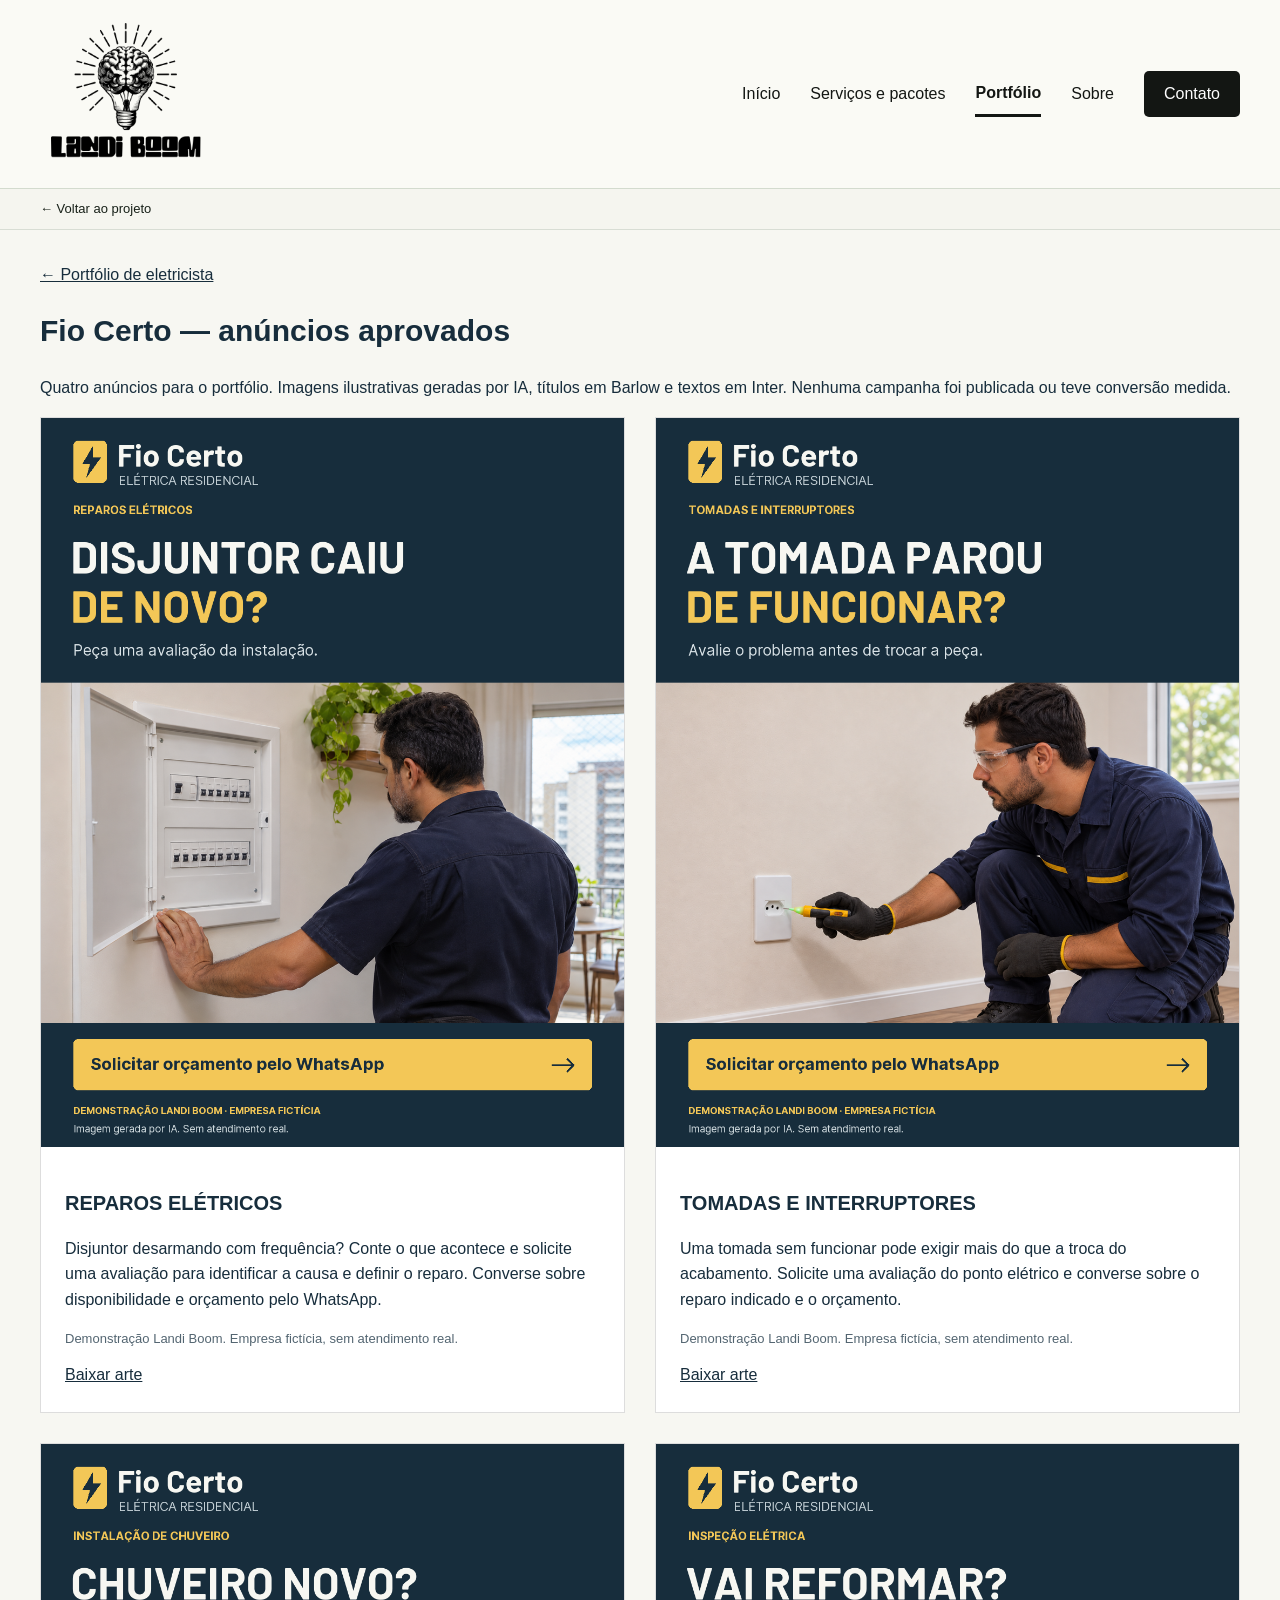
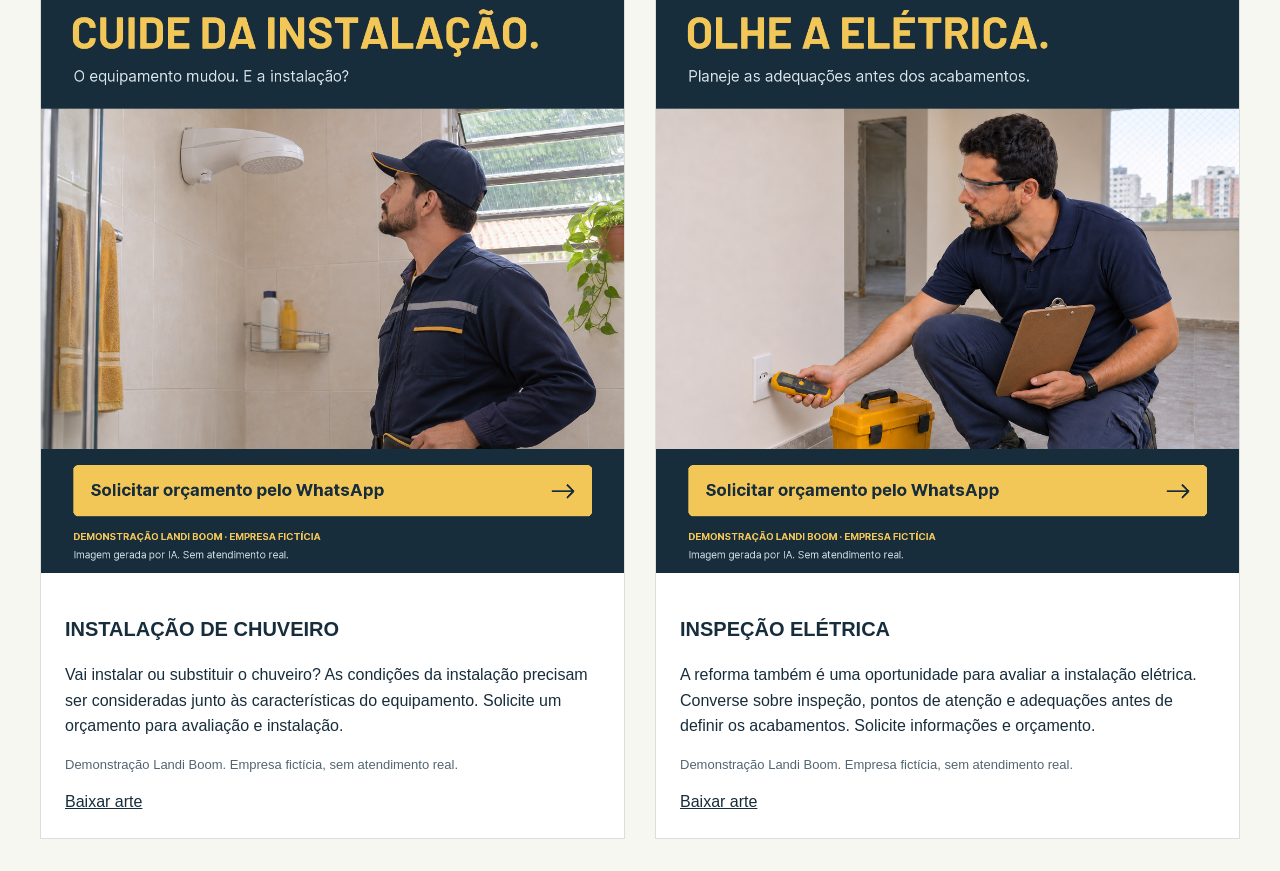
<file: portfolio/eletricista/anuncios/index.html>
<!doctype html><html lang="pt-BR"><meta charset="utf-8"><meta name="viewport" content="width=device-width,initial-scale=1"><title>Fio Certo — anúncios aprovados</title><style>body{background:#f7f7f2;color:#172d3c;font:16px/1.6 Arial;margin:0}main{max-width:1200px;margin:auto;padding:32px 24px}.grid{display:grid;grid-template-columns:1fr 1fr;gap:30px}article{background:white;border:1px solid #ddd}img{width:100%;display:block}article>div{padding:24px}h1{font-size:30px}h2{font-size:20px}.note{font-size:13px;color:#536571}a{color:inherit}@media(max-width:750px){.grid{grid-template-columns:1fr}}</style><style id="lb-shared-header-css">.lb-matched-header{background:#fafaf5;border-bottom:1px solid #d3dbce;color:#131613;position:relative;z-index:1000;font:16px/1.5 Inter,Arial,sans-serif}.lb-matched-header *{box-sizing:border-box}.lb-matched-header header{max-width:1280px;margin:auto;padding:8px 40px;min-height:184px;display:flex;justify-content:space-between;align-items:center;gap:40px;border:0;background:transparent}.lb-matched-header .brand{display:block;max-width:none;text-decoration:none}.lb-matched-header .brand img{width:172px;height:172px;display:block;object-fit:contain;background:transparent}.lb-matched-header nav{display:flex;gap:30px;align-items:center;margin:0;width:auto}.lb-matched-header nav a{font:400 16px/1.5 Inter,Arial,sans-serif;display:inline-block;padding:9px 0;text-decoration:none;color:#131613;border:0}.lb-matched-header nav a[aria-current=page]{font-weight:600;border-bottom:3px solid #131613}.lb-matched-header nav .nav-contact{padding:11px 20px;background:#131613;color:white;border-radius:5px}.lb-matched-header .menu{display:none}.lb-return-bar{padding:10px 40px;background:#f5f5ef;border-bottom:1px solid #d8ddd4;font:13px/1.5 Inter,Arial,sans-serif;position:relative;z-index:1000}.lb-return-bar a{color:#172018;text-decoration:none}.lb-return-bar a:hover{text-decoration:underline}.lb-matched-header a:focus-visible,.lb-matched-header button:focus-visible,.lb-return-bar a:focus-visible{outline:3px solid #00e635;outline-offset:4px}.lb-has-site-navigation .modern-rail{top:0;z-index:15}.lb-has-site-navigation:has(.modern-rail) .modern-rail{top:224px}.lb-has-site-navigation .modern-rail nav{max-height:40vh;overflow:auto}@media(max-width:1000px){.lb-matched-header header{min-height:150px;padding:8px 24px;gap:15px;flex-wrap:wrap}.lb-matched-header .brand img{width:140px;height:140px}}@media(max-width:950px){.lb-matched-header header{min-height:142px}.lb-matched-header .brand img{width:132px;height:132px}.lb-matched-header .menu{display:block;background:transparent;border:1px solid #bdc7b3;border-radius:5px;padding:10px 16px;font:16px Inter,Arial,sans-serif;color:#232c22}.lb-matched-header nav{display:none;width:100%;align-items:stretch;gap:0}.lb-matched-header nav.open{display:flex;flex-direction:column}.lb-matched-header nav a{padding:12px 0}.lb-return-bar{padding:10px 24px}.lb-has-site-navigation:has(.modern-rail) .modern-rail{top:auto}}@media print{.lb-matched-header,.lb-return-bar{display:none}}</style><div class="lb-matched-header" id="lb-header-top" tabindex="-1"><header class="wrap header"><a class="brand" href="../../../index.html" aria-label="Landi Boom, início"><img src="../../../assets/logo-landi-boom-transparente.png" alt="Landi Boom" width="140" height="140"></a><button class="menu" aria-expanded="false" aria-controls="lb-navigation-5" id="lb-menu-5">Menu</button><nav id="lb-navigation-5" aria-label="Navegação principal"><a href="../../../index.html">Início</a><a href="../../../servicos.html">Serviços e pacotes</a><a href="../../../portfolio.html" aria-current="page">Portfólio</a><a href="../../../sobre.html">Sobre</a><a href="../../../contato.html" class="nav-contact">Contato</a></nav></header></div><div class="lb-return-bar"><a href="../index.html">← Voltar ao projeto</a></div><script>document.getElementById("lb-menu-5").addEventListener("click",function(){const open=this.getAttribute("aria-expanded")!=="true";this.setAttribute("aria-expanded",String(open));document.getElementById("lb-navigation-5").classList.toggle("open",open);});</script><main><a href="../index.html">← Portfólio de eletricista</a><h1>Fio Certo — anúncios aprovados</h1><p>Quatro anúncios para o portfólio. Imagens ilustrativas geradas por IA, títulos em Barlow e textos em Inter. Nenhuma campanha foi publicada ou teve conversão medida.</p><div class="grid"><article><a href="anuncio-1.png"><img src="anuncio-1.png" alt="REPAROS ELÉTRICOS"></a><div><h2>REPAROS ELÉTRICOS</h2><p>Disjuntor desarmando com frequência? Conte o que acontece e solicite uma avaliação para identificar a causa e definir o reparo. Converse sobre disponibilidade e orçamento pelo WhatsApp.</p><p class="note">Demonstração Landi Boom. Empresa fictícia, sem atendimento real.</p><a href="anuncio-1.png" download>Baixar arte</a></div></article><article><a href="anuncio-2.png"><img src="anuncio-2.png" alt="TOMADAS E INTERRUPTORES"></a><div><h2>TOMADAS E INTERRUPTORES</h2><p>Uma tomada sem funcionar pode exigir mais do que a troca do acabamento. Solicite uma avaliação do ponto elétrico e converse sobre o reparo indicado e o orçamento.</p><p class="note">Demonstração Landi Boom. Empresa fictícia, sem atendimento real.</p><a href="anuncio-2.png" download>Baixar arte</a></div></article><article><a href="anuncio-3.png"><img src="anuncio-3.png" alt="INSTALAÇÃO DE CHUVEIRO"></a><div><h2>INSTALAÇÃO DE CHUVEIRO</h2><p>Vai instalar ou substituir o chuveiro? As condições da instalação precisam ser consideradas junto às características do equipamento. Solicite um orçamento para avaliação e instalação.</p><p class="note">Demonstração Landi Boom. Empresa fictícia, sem atendimento real.</p><a href="anuncio-3.png" download>Baixar arte</a></div></article><article><a href="anuncio-4.png"><img src="anuncio-4.png" alt="INSPEÇÃO ELÉTRICA"></a><div><h2>INSPEÇÃO ELÉTRICA</h2><p>A reforma também é uma oportunidade para avaliar a instalação elétrica. Converse sobre inspeção, pontos de atenção e adequações antes de definir os acabamentos. Solicite informações e orçamento.</p><p class="note">Demonstração Landi Boom. Empresa fictícia, sem atendimento real.</p><a href="anuncio-4.png" download>Baixar arte</a></div></article></div></main></html>
</file>
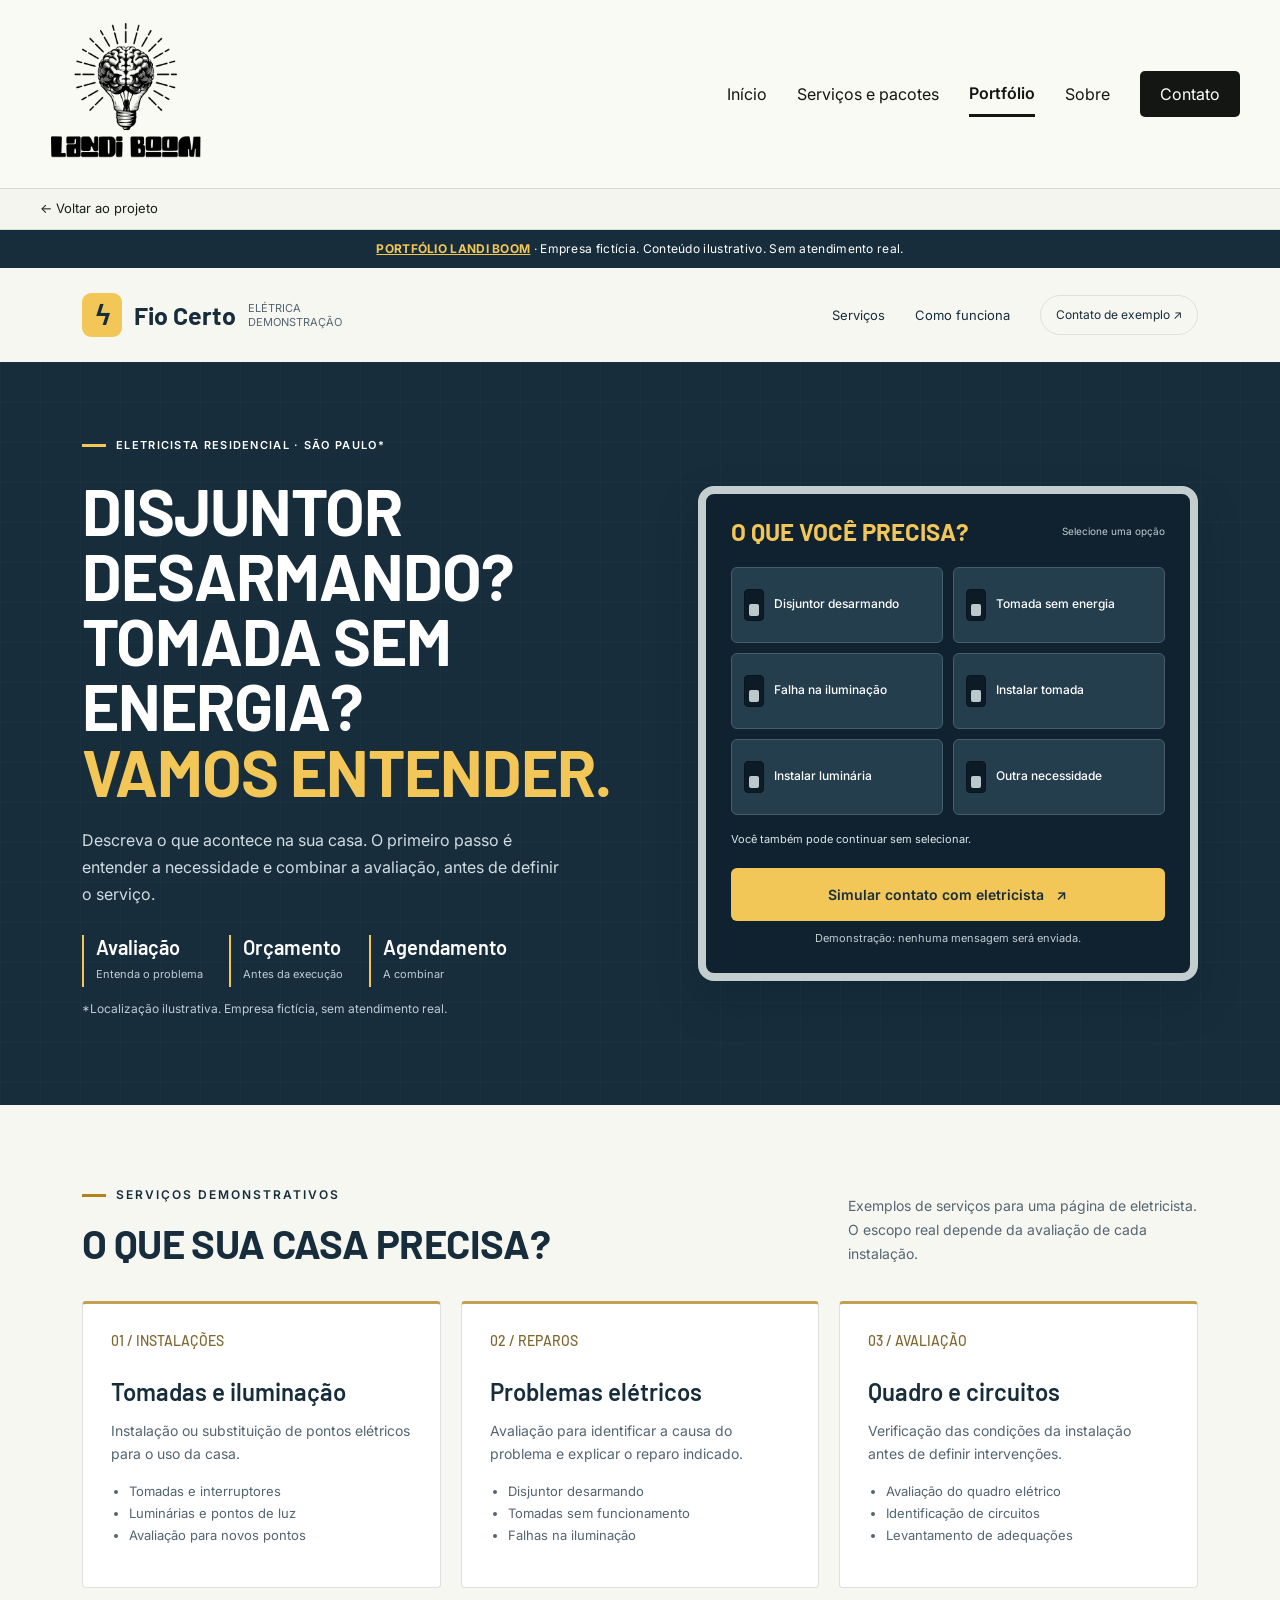
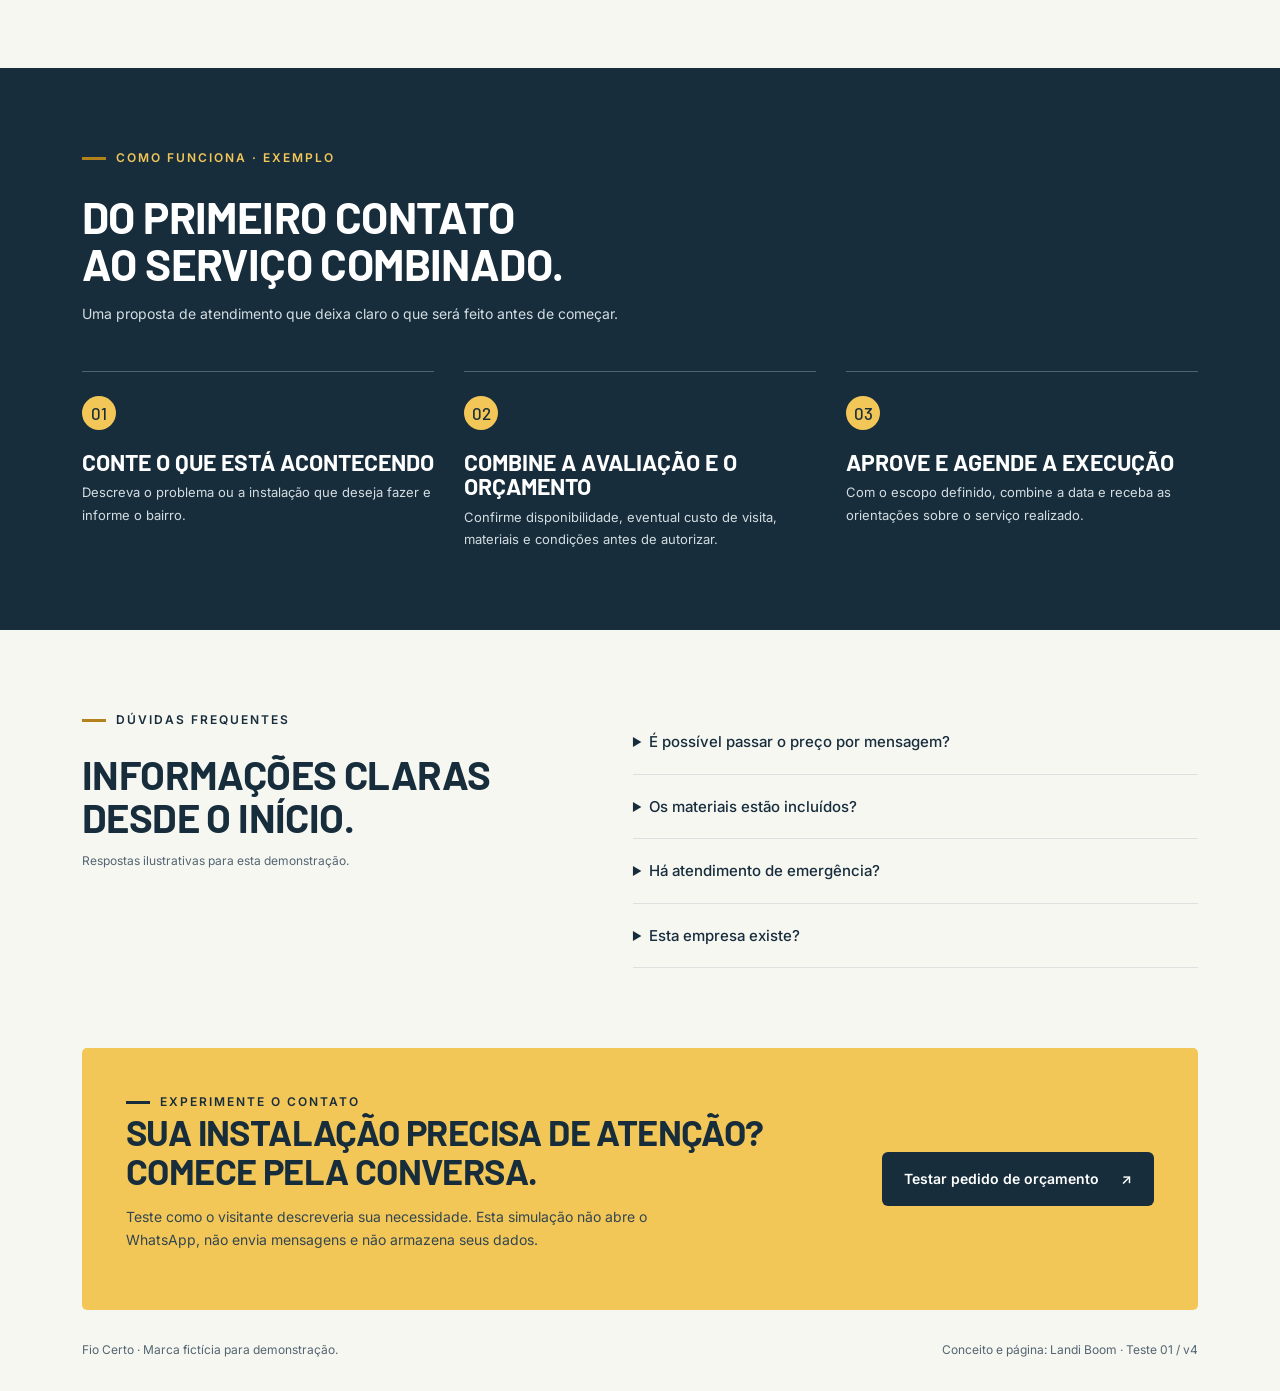
<file: portfolio/eletricista/demonstracao/index.html>
<!doctype html>
<html lang="pt-BR">
<head>
<meta charset="utf-8"><meta name="viewport" content="width=device-width,initial-scale=1">
<title>Fio Certo — demonstração Landi Boom</title>
<meta name="description" content="Demonstração fictícia de uma página de eletricista, criada para o portfólio da Landi Boom.">
<link rel="preconnect" href="https://fonts.googleapis.com"><link rel="preconnect" href="https://fonts.gstatic.com" crossorigin><link href="https://fonts.googleapis.com/css2?family=Barlow:wght@500;600;700&family=Inter:wght@400;500;600&display=swap" rel="stylesheet">
<style>
:root{--ink:#172d3c;--muted:#536571;--paper:#f7f7f2;--yellow:#f3c757;--line:#dce1df}*{box-sizing:border-box}html{scroll-behavior:smooth;scroll-padding-top:30px}body{margin:0;background:var(--paper);color:var(--ink);font:16px/1.7 Inter,Arial,sans-serif}a{color:inherit}button,input,select{font:inherit}button,a{-webkit-tap-highlight-color:transparent}a:focus-visible,button:focus-visible,input:focus-visible,select:focus-visible,summary:focus-visible{outline:3px solid #a56b06;outline-offset:5px}.wrap{max-width:1180px;padding:0 32px;margin:auto}.demo{background:var(--ink);color:#fff;text-align:center;font-size:12px;padding:9px 20px;letter-spacing:.3px}.demo strong{color:var(--yellow)}header{display:flex;align-items:center;justify-content:space-between;padding:25px 0;gap:24px}.brand{text-decoration:none;display:flex;gap:12px;align-items:center;font:700 25px Barlow,Arial,sans-serif}.bolt{background:var(--yellow);width:40px;height:44px;display:grid;place-items:center;border-radius:9px;color:var(--ink);font-size:26px}nav{display:flex;gap:30px;align-items:center;font-size:13px}nav a{text-decoration:none}.pill{border:1px solid var(--line);padding:9px 15px;border-radius:30px;font-size:12px}.hero{display:grid;grid-template-columns:1.1fr 1fr;gap:64px;align-items:center;padding:65px 0 80px}.eyebrow{font-size:12px;text-transform:uppercase;letter-spacing:2px;font-weight:600;display:flex;align-items:center;gap:10px}.eyebrow:before{content:'';width:24px;height:3px;background:#b4821b}h1,h2,h3{font-family:Barlow,Arial,sans-serif;line-height:1.08;margin:0}h1{font-size:clamp(44px,5.4vw,70px);font-weight:600;letter-spacing:-1.5px;margin:24px 0}h1 span{color:#7c611c}h2{font-size:40px;font-weight:600;letter-spacing:-.6px}h3{font-size:24px;font-weight:600}.intro{color:var(--muted);max-width:490px;font-size:17px}.btn{display:inline-flex;align-items:center;justify-content:center;gap:22px;background:var(--yellow);border:0;border-radius:6px;padding:15px 22px;color:var(--ink);text-decoration:none;font-size:14px;font-weight:600;cursor:pointer}.btn:hover{background:#e9bb45}.hero .btn{margin:16px 0 10px}.micro{font-size:12px;color:var(--muted)}.hero-art{position:relative;background:#e6eae5;border-radius:110px 12px 12px 12px;padding:38px 20px 14px;min-width:0}.art-label{position:absolute;top:24px;right:22px;font-size:10px;letter-spacing:1.5px;text-transform:uppercase}.art-caption{background:#fff;padding:16px 20px;border-radius:6px;display:flex;justify-content:space-between;gap:20px;align-items:center;font-size:12px}.art-caption strong{font:600 18px Barlow,Arial,sans-serif}.art-caption span{color:var(--muted)}.hero-photo{display:block;width:100%;height:auto;aspect-ratio:460/370;object-fit:cover;object-position:center 45%;border-radius:72px 4px 4px 4px;margin-bottom:14px}.art-label{position:static;text-align:right;margin:0 0 12px;font-size:10px}.hero-art{padding-top:24px}svg{display:block;width:100%;height:auto}.strip{border-top:1px solid var(--line);border-bottom:1px solid var(--line);padding:20px 0;display:flex;justify-content:space-between;gap:20px;font-size:13px;color:var(--muted)}.strip b{color:var(--ink);font-weight:500}.section{padding:80px 0}.section-heading{display:flex;justify-content:space-between;gap:40px;align-items:end;margin-bottom:35px}.section-heading p{max-width:350px;color:var(--muted);font-size:14px;margin:0}.section-heading .eyebrow{margin-bottom:17px}.services{display:grid;grid-template-columns:repeat(3,1fr);gap:20px}.service{padding:28px;border:1px solid var(--line);background:#fff;border-radius:8px}.num{font:500 14px Barlow,Arial,sans-serif;color:#7e6730;display:block;margin-bottom:30px}.service p{font-size:14px;color:var(--muted)}.service ul{padding-left:18px;font-size:13px;color:var(--muted)}.dark{background:var(--ink);color:#fff}.process{display:grid;grid-template-columns:.8fr 1.2fr;gap:90px}.process p{color:#d4dde1;font-size:14px}.process .eyebrow{color:var(--yellow);margin-bottom:24px}.steps{list-style:none;padding:0;margin:0}.steps li{display:grid;grid-template-columns:40px 1fr;gap:20px;border-bottom:1px solid #455661;padding:20px 0}.steps li:first-child{padding-top:0}.steps b{color:var(--yellow);font:500 22px Barlow,Arial,sans-serif}.steps h3{font-size:23px}.steps p{margin:7px 0 0}.faq{display:grid;grid-template-columns:1fr 1.2fr;gap:80px}.faq .eyebrow{margin-bottom:22px}details{border-bottom:1px solid var(--line);padding:19px 0}summary{cursor:pointer;font-weight:500;font-size:15px}details p{font-size:14px;color:var(--muted);padding-right:20px}.contact{border:1px solid var(--line);border-radius:12px;background:#e8ece7;padding:45px;display:flex;justify-content:space-between;align-items:center;gap:35px}.contact h2{font-size:36px}.contact p{font-size:14px;color:var(--muted);max-width:580px}.contact .btn{flex-shrink:0}footer{display:flex;justify-content:space-between;gap:20px;padding:30px 0;font-size:12px;color:var(--muted)}dialog{border:1px solid var(--line);border-radius:12px;padding:30px;max-width:500px;width:calc(100% - 32px);color:var(--ink);background:var(--paper)}dialog::backdrop{background:#102735bb}dialog h2{font-size:30px}dialog p{font-size:14px}label{display:block;font-size:13px;font-weight:600;margin-top:15px}input,select{width:100%;border:1px solid #aebbbf;padding:12px;border-radius:5px;margin-top:6px;background:#fff;color:var(--ink)}.close{float:right;border:0;background:none;font-size:25px;cursor:pointer;color:var(--ink)}.result{background:#fff;border-left:3px solid #b4821b;padding:14px;font-size:14px;white-space:pre-wrap}.hidden{display:none}@media(max-width:800px){.wrap{padding:0 22px}nav a:not(.pill){display:none}.hero{grid-template-columns:1fr;gap:35px;padding:35px 0 45px}.hero-art{max-width:520px;width:100%;margin:auto}.services{grid-template-columns:1fr}.section{padding:52px 0}.section-heading,.contact{align-items:start;flex-direction:column}.process,.faq{grid-template-columns:1fr;gap:35px}.strip{flex-wrap:wrap;font-size:12px}.strip span{flex-basis:45%}.contact{padding:28px}.section-heading{gap:20px}h2{font-size:34px}footer{flex-direction:column}.brand{font-size:23px}nav{gap:0}h1{letter-spacing:-.8px}}@media(prefers-reduced-motion:reduce){html{scroll-behavior:auto}}

/* Direção v4: painel interativo, azul e amarelo. */
.hero{position:relative;isolation:isolate;min-height:590px;padding:74px 0;gap:65px;color:#fff}
.hero:before{content:"";position:absolute;z-index:-1;inset:0 calc((min(1180px, 100vw) - 100vw)/2 - 32px);background-color:var(--ink);background-image:linear-gradient(#ffffff05 1px,transparent 1px),linear-gradient(90deg,#ffffff05 1px,transparent 1px);background-size:40px 40px}
.hero h1{font-weight:700;font-size:clamp(44px,5vw,65px);line-height:1.02;letter-spacing:-1px;text-transform:uppercase;margin:23px 0}
.hero h1 span{color:var(--yellow)}.hero .intro{color:#d1dce1;font-size:16px}.hero .micro{color:#bdccd3}.hero .eyebrow{font-size:11px;letter-spacing:1.3px}.hero .eyebrow:before{background:var(--yellow)}
.hero-facts{display:flex;gap:26px;margin:27px 0 0}.hero-facts div{border-left:2px solid var(--yellow);padding-left:12px}.hero-facts strong{display:block;font:600 20px Barlow,Arial,sans-serif}.hero-facts small{color:#bdccd3;font-size:11px}
.problem-panel{background:#10222f;border:8px solid #c4cece;border-radius:16px;padding:25px;box-shadow:0 20px 40px #081a2440;min-width:0}.panel-top{display:flex;justify-content:space-between;align-items:center;gap:12px;margin-bottom:22px}.panel-top h2{font-size:24px;color:var(--yellow);font-weight:700;text-transform:uppercase;letter-spacing:0}.panel-top span{font-size:10px;color:#c2cdd2}.problem-grid{display:grid;grid-template-columns:1fr 1fr;gap:10px}.problem{display:flex;align-items:center;text-align:left;gap:10px;min-height:76px;padding:12px;border:1px solid #455e6d;border-radius:6px;background:#253e4e;color:#fff;font-size:12px;font-weight:500;cursor:pointer}.switch{display:block;width:20px;height:32px;flex-shrink:0;border-radius:4px;background:#0c1b25;border:1px solid #071620;position:relative}.switch:after{content:"";position:absolute;bottom:4px;left:4px;width:10px;height:12px;background:#bbc9cd;border-radius:2px;transition:transform .15s}.problem[aria-pressed="true"]{border-color:var(--yellow);background:#354b51}.problem[aria-pressed="true"] .switch:after{background:var(--yellow);transform:translateY(-10px)}.problem:hover{border-color:#d2dde1}.panel-cta{width:100%;margin:18px 0 8px!important;gap:12px}.panel-note{font-size:11px;text-align:center;color:#c2cdd2;margin:0}.selection{font-size:11px;color:#dce7ea;min-height:20px;margin:15px 0 0}
.strip{background:var(--yellow);color:var(--ink);border:0;position:relative;justify-content:center;flex-wrap:wrap;padding:17px 20px;gap:12px 28px;font-size:12px;font-weight:600;text-transform:uppercase;letter-spacing:.4px}.strip span{white-space:nowrap}.strip span:before{content:"ϟ";margin-right:12px}.strip b{font-weight:600}
.section h2{text-transform:uppercase;font-weight:700}.service{border-radius:4px;border-top:3px solid #c2a252}.process{display:block}.process>div{max-width:720px}.process h2{font-size:44px;text-transform:uppercase;font-weight:700}.steps{display:grid;grid-template-columns:repeat(3,1fr);gap:30px;margin-top:45px}.steps li,.steps li:first-child{display:block;border-bottom:0;border-top:1px solid #51636d;padding:24px 0 0}.steps b{display:grid;place-items:center;width:34px;height:34px;border-radius:50%;background:var(--yellow);color:var(--ink);font-size:17px;margin-bottom:20px}.steps h3{text-transform:uppercase;font-weight:700;font-size:23px}.steps p{font-size:13px}.contact{border:0;border-radius:5px;background:var(--yellow);padding:44px}.contact .eyebrow:before{background:var(--ink)}.contact h2{text-transform:uppercase;font-weight:700;font-size:36px}.contact p{color:#334650}.contact .btn{background:var(--ink);color:#fff}.contact .btn:hover{background:#274859}
@media(max-width:800px){.hero{gap:35px;padding:45px 0;min-height:0}.hero:before{inset:0 -22px}.hero h1{font-size:46px}.hero-facts{gap:18px}.hero-facts strong{font-size:18px}.problem-panel{padding:18px;border-width:6px;width:100%;max-width:520px;margin:auto}.panel-top{flex-wrap:wrap;gap:5px}.panel-top h2{font-size:25px}.problem{font-size:12px;padding:10px;min-height:74px}.strip{gap:10px 20px;justify-content:flex-start}.strip span{flex-basis:auto}.steps{grid-template-columns:1fr;gap:22px;margin-top:30px}.steps li,.steps li:first-child{display:grid;grid-template-columns:34px 1fr;gap:18px;padding-top:20px}.steps b{margin:0}.process h2{font-size:36px}.contact{padding:28px}.contact h2{font-size:30px}}
@media(prefers-reduced-motion:reduce){.switch:after{transition:none}}



.floating-top{position:fixed;right:24px;bottom:24px;z-index:20;width:48px;height:48px;border-radius:50%;display:grid;place-items:center;background:var(--yellow);color:var(--ink);border:1px solid #172d3c35;box-shadow:0 4px 16px #10273530;text-decoration:none;font-size:25px;font-weight:600;line-height:1}
.floating-top[hidden]{display:none}.floating-top:hover{background:#e9bb45}
#contato{flex-wrap:wrap}
@media(max-width:800px){.floating-top{right:16px;bottom:calc(16px + env(safe-area-inset-bottom,0px))}}
</style>
<style>.portfolio-float-tools{position:fixed;right:18px;bottom:18px;z-index:200;display:flex;flex-direction:column;gap:10px}.portfolio-float-tools a,.portfolio-float-tools button{width:47px;height:47px;display:grid;place-items:center;background:#172018;color:#fff;border:1px solid #d4dfce;border-radius:50%;box-shadow:0 3px 12px #0003;text-decoration:none;font:600 23px/1 Arial,sans-serif;cursor:pointer}.portfolio-float-tools a:hover,.portfolio-float-tools button:hover{background:#344732}.portfolio-float-tools a:focus-visible,.portfolio-float-tools button:focus-visible{outline:3px solid #00e635;outline-offset:3px}.floating-top,.top#top{display:none!important}@media(max-width:700px){.portfolio-float-tools{right:12px;bottom:calc(12px + env(safe-area-inset-bottom,0px))}}@media print{.portfolio-float-tools{display:none}}</style><style>.standard-portfolio-top{position:fixed;right:24px;bottom:24px;z-index:200;width:50px;height:50px;display:grid;place-items:center;border:1px solid #111711;border-radius:50%;background:#00e635;color:#101610;text-decoration:none;font:600 28px/1 Arial,sans-serif;box-shadow:0 4px 16px #0003}.standard-portfolio-top[hidden]{display:none}.standard-portfolio-top:hover{background:#00ce30}.standard-portfolio-top:focus-visible{outline:3px solid #f000d4;outline-offset:4px}@media(max-width:850px){.standard-portfolio-top{right:16px;bottom:calc(16px + env(safe-area-inset-bottom,0px));width:48px;height:48px}}</style><style id="lb-shared-header-css">.lb-matched-header{background:#fafaf5;border-bottom:1px solid #d3dbce;color:#131613;position:relative;z-index:1000;font:16px/1.5 Inter,Arial,sans-serif}.lb-matched-header *{box-sizing:border-box}.lb-matched-header header{max-width:1280px;margin:auto;padding:8px 40px;min-height:184px;display:flex;justify-content:space-between;align-items:center;gap:40px;border:0;background:transparent}.lb-matched-header .brand{display:block;max-width:none;text-decoration:none}.lb-matched-header .brand img{width:172px;height:172px;display:block;object-fit:contain;background:transparent}.lb-matched-header nav{display:flex;gap:30px;align-items:center;margin:0;width:auto}.lb-matched-header nav a{font:400 16px/1.5 Inter,Arial,sans-serif;display:inline-block;padding:9px 0;text-decoration:none;color:#131613;border:0}.lb-matched-header nav a[aria-current=page]{font-weight:600;border-bottom:3px solid #131613}.lb-matched-header nav .nav-contact{padding:11px 20px;background:#131613;color:white;border-radius:5px}.lb-matched-header .menu{display:none}.lb-return-bar{padding:10px 40px;background:#f5f5ef;border-bottom:1px solid #d8ddd4;font:13px/1.5 Inter,Arial,sans-serif;position:relative;z-index:1000}.lb-return-bar a{color:#172018;text-decoration:none}.lb-return-bar a:hover{text-decoration:underline}.lb-matched-header a:focus-visible,.lb-matched-header button:focus-visible,.lb-return-bar a:focus-visible{outline:3px solid #00e635;outline-offset:4px}.lb-has-site-navigation .modern-rail{top:0;z-index:15}.lb-has-site-navigation:has(.modern-rail) .modern-rail{top:224px}.lb-has-site-navigation .modern-rail nav{max-height:40vh;overflow:auto}@media(max-width:1000px){.lb-matched-header header{min-height:150px;padding:8px 24px;gap:15px;flex-wrap:wrap}.lb-matched-header .brand img{width:140px;height:140px}}@media(max-width:950px){.lb-matched-header header{min-height:142px}.lb-matched-header .brand img{width:132px;height:132px}.lb-matched-header .menu{display:block;background:transparent;border:1px solid #bdc7b3;border-radius:5px;padding:10px 16px;font:16px Inter,Arial,sans-serif;color:#232c22}.lb-matched-header nav{display:none;width:100%;align-items:stretch;gap:0}.lb-matched-header nav.open{display:flex;flex-direction:column}.lb-matched-header nav a{padding:12px 0}.lb-return-bar{padding:10px 24px}.lb-has-site-navigation:has(.modern-rail) .modern-rail{top:auto}}@media print{.lb-matched-header,.lb-return-bar{display:none}}</style></head><body class="lb-has-site-navigation"><div class="lb-matched-header" id="lb-header-top" tabindex="-1"><header class="wrap header"><a class="brand" href="../../../index.html" aria-label="Landi Boom, início"><img src="../../../assets/logo-landi-boom-transparente.png" alt="Landi Boom" width="140" height="140"></a><button class="menu" aria-expanded="false" aria-controls="lb-navigation-6" id="lb-menu-6">Menu</button><nav id="lb-navigation-6" aria-label="Navegação principal"><a href="../../../index.html">Início</a><a href="../../../servicos.html">Serviços e pacotes</a><a href="../../../portfolio.html" aria-current="page">Portfólio</a><a href="../../../sobre.html">Sobre</a><a href="../../../contato.html" class="nav-contact">Contato</a></nav></header></div><div class="lb-return-bar"><a href="../index.html">← Voltar ao projeto</a></div><script>document.getElementById("lb-menu-6").addEventListener("click",function(){const open=this.getAttribute("aria-expanded")!=="true";this.setAttribute("aria-expanded",String(open));document.getElementById("lb-navigation-6").classList.toggle("open",open);});</script>
<div class="demo"><strong><a href="../index.html" style="color:inherit">PORTFÓLIO LANDI BOOM</a></strong> · Empresa fictícia. Conteúdo ilustrativo. Sem atendimento real.</div>
<div class="wrap"><header><a class="brand" href="#inicio" aria-label="Fio Certo, início"><span class="bolt" aria-hidden="true">ϟ</span>Fio Certo<span style="font:400 11px Inter,Arial,sans-serif;color:#536571">ELÉTRICA<br>DEMONSTRAÇÃO</span></a><nav aria-label="Navegação principal"><a href="#servicos">Serviços</a><a href="#como-funciona">Como funciona</a><a class="pill" href="#contato">Contato de exemplo ↗</a></nav></header></div>
<main><div class="wrap"><section class="hero" id="inicio"><div><div class="eyebrow">Eletricista residencial · São Paulo*</div><h1>Disjuntor<br>desarmando?<br>Tomada sem energia?<br><span>Vamos entender.</span></h1><p class="intro">Descreva o que acontece na sua casa. O primeiro passo é entender a necessidade e combinar a avaliação, antes de definir o serviço.</p><div class="hero-facts"><div><strong>Avaliação</strong><small>Entenda o problema</small></div><div><strong>Orçamento</strong><small>Antes da execução</small></div><div><strong>Agendamento</strong><small>A combinar</small></div></div><p class="micro">*Localização ilustrativa. Empresa fictícia, sem atendimento real.</p></div>
<div class="problem-panel" aria-labelledby="problem-title"><div class="panel-top"><h2 id="problem-title">O que você precisa?</h2><span>Selecione uma opção</span></div><div class="problem-grid"><button class="problem" type="button" aria-pressed="false" data-problem="Disjuntor desarmando"><span class="switch" aria-hidden="true"></span>Disjuntor desarmando</button><button class="problem" type="button" aria-pressed="false" data-problem="Tomada sem energia"><span class="switch" aria-hidden="true"></span>Tomada sem energia</button><button class="problem" type="button" aria-pressed="false" data-problem="Falha na iluminação"><span class="switch" aria-hidden="true"></span>Falha na iluminação</button><button class="problem" type="button" aria-pressed="false" data-problem="Instalar tomada"><span class="switch" aria-hidden="true"></span>Instalar tomada</button><button class="problem" type="button" aria-pressed="false" data-problem="Instalar luminária"><span class="switch" aria-hidden="true"></span>Instalar luminária</button><button class="problem" type="button" aria-pressed="false" data-problem="Outra necessidade"><span class="switch" aria-hidden="true"></span>Outra necessidade</button></div><p class="selection" id="selection" aria-live="polite">Você também pode continuar sem selecionar.</p><button class="btn panel-cta" data-contact>Simular contato com eletricista <span aria-hidden="true">↗</span></button><p class="panel-note">Demonstração: nenhuma mensagem será enviada.</p></div></section>
<section class="section" id="servicos"><div class="section-heading"><div><div class="eyebrow">Serviços demonstrativos</div><h2>O que sua casa precisa?</h2></div><p>Exemplos de serviços para uma página de eletricista. O escopo real depende da avaliação de cada instalação.</p></div><div class="services"><article class="service"><span class="num">01 / INSTALAÇÕES</span><h3>Tomadas e iluminação</h3><p>Instalação ou substituição de pontos elétricos para o uso da casa.</p><ul><li>Tomadas e interruptores</li><li>Luminárias e pontos de luz</li><li>Avaliação para novos pontos</li></ul></article><article class="service"><span class="num">02 / REPAROS</span><h3>Problemas elétricos</h3><p>Avaliação para identificar a causa do problema e explicar o reparo indicado.</p><ul><li>Disjuntor desarmando</li><li>Tomadas sem funcionamento</li><li>Falhas na iluminação</li></ul></article><article class="service"><span class="num">03 / AVALIAÇÃO</span><h3>Quadro e circuitos</h3><p>Verificação das condições da instalação antes de definir intervenções.</p><ul><li>Avaliação do quadro elétrico</li><li>Identificação de circuitos</li><li>Levantamento de adequações</li></ul></article></div></section>
</div>
<section class="section dark" id="como-funciona"><div class="wrap process"><div><div class="eyebrow">Como funciona · exemplo</div><h2>Do primeiro contato<br>ao serviço combinado.</h2><p>Uma proposta de atendimento que deixa claro o que será feito antes de começar.</p></div><ol class="steps"><li><b>01</b><div><h3>Conte o que está acontecendo</h3><p>Descreva o problema ou a instalação que deseja fazer e informe o bairro.</p></div></li><li><b>02</b><div><h3>Combine a avaliação e o orçamento</h3><p>Confirme disponibilidade, eventual custo de visita, materiais e condições antes de autorizar.</p></div></li><li><b>03</b><div><h3>Aprove e agende a execução</h3><p>Com o escopo definido, combine a data e receba as orientações sobre o serviço realizado.</p></div></li></ol></div></section>
<div class="wrap"><section class="section faq" id="duvidas"><div><div class="eyebrow">Dúvidas frequentes</div><h2>Informações claras<br>desde o início.</h2><p class="micro">Respostas ilustrativas para esta demonstração.</p></div><div><details><summary>É possível passar o preço por mensagem?</summary><p>A descrição ajuda a entender a necessidade. Alguns serviços exigem avaliação no local antes de definir preço, materiais e escopo.</p></details><details><summary>Os materiais estão incluídos?</summary><p>O orçamento deve indicar o que está incluído e quem ficará responsável pela compra dos materiais. Isso é combinado antes da execução.</p></details><details><summary>Há atendimento de emergência?</summary><p>Esta demonstração não oferece atendimento real nem serviço de emergência. Em uma página de cliente, horários e disponibilidade precisam ser confirmados antes da publicação.</p></details><details><summary>Esta empresa existe?</summary><p>Não. Fio Certo é um nome fictício usado nesta demonstração do portfólio da Landi Boom. O conteúdo e as opções de contato são ilustrativos; nenhum pedido é enviado.</p></details></div></section>
<section id="contato" class="contact"><div><div class="eyebrow">Experimente o contato</div><h2>Sua instalação precisa de atenção?<br>Comece pela conversa.</h2><p>Teste como o visitante descreveria sua necessidade. Esta simulação não abre o WhatsApp, não envia mensagens e não armazena seus dados.</p></div><button class="btn" data-contact>Testar pedido de orçamento <span aria-hidden="true">↗</span></button></section><footer><span>Fio Certo · Marca fictícia para demonstração.</span><span>Conceito e página: Landi Boom · Teste 01 / v4</span></footer></div></main>
<a id="floating-top" class="floating-top" href="#inicio" aria-label="Voltar ao início" title="Voltar ao início" hidden>↑</a>
<dialog id="contact-dialog" aria-labelledby="dialog-title"><button class="close" aria-label="Fechar simulação" id="close-dialog">×</button><h2 id="dialog-title">Simule seu pedido</h2><p>Use informações fictícias. Nada será enviado ou armazenado.</p><form id="demo-form"><label for="service">Qual serviço você procura?</label><select id="service"><option>Tomadas e iluminação</option><option>Avaliação de problema elétrico</option><option>Quadro e circuitos</option><option>Disjuntor desarmando</option><option>Tomada sem energia</option><option>Falha na iluminação</option><option>Instalar tomada</option><option>Instalar luminária</option><option>Outra necessidade</option></select><label for="district">Bairro de exemplo</label><input id="district" placeholder="Ex.: Bairro Demonstração" maxlength="80"><button class="btn" style="margin-top:22px" type="submit">Visualizar mensagem</button></form><div id="result" class="hidden" aria-live="polite"><p class="result" id="message"></p><p class="micro">Simulação concluída. Em uma página real, o botão poderia encaminhar ao WhatsApp autorizado pelo cliente.</p><button class="btn" id="restart">Testar novamente</button></div></dialog>
<script>
const topButton=document.getElementById('floating-top'), heroSection=document.getElementById('inicio');
function updateTopButton(){topButton.hidden=heroSection.getBoundingClientRect().bottom>0;}
window.addEventListener('scroll',updateTopButton,{passive:true});
window.addEventListener('resize',updateTopButton);
window.addEventListener('pageshow',updateTopButton);
updateTopButton();

const dialog=document.getElementById('contact-dialog'), form=document.getElementById('demo-form'), result=document.getElementById('result');
document.querySelectorAll('[data-problem]').forEach(button=>button.addEventListener('click',()=>{document.querySelectorAll('[data-problem]').forEach(item=>item.setAttribute('aria-pressed',String(item===button)));document.getElementById('service').value=button.dataset.problem;document.getElementById('selection').textContent='Selecionado: '+button.dataset.problem;result.classList.add('hidden');form.classList.remove('hidden');}));
document.querySelectorAll('[data-contact]').forEach(button=>button.addEventListener('click',()=>dialog.showModal()));
document.getElementById('close-dialog').addEventListener('click',()=>dialog.close());
dialog.addEventListener('click',event=>{if(event.target===dialog){const rect=dialog.getBoundingClientRect();if(event.clientX<rect.left||event.clientX>rect.right||event.clientY<rect.top||event.clientY>rect.bottom)dialog.close();}});
form.addEventListener('submit',event=>{event.preventDefault();const service=document.getElementById('service').value,district=document.getElementById('district').value.trim()||'Bairro Demonstração';document.getElementById('message').textContent=`MENSAGEM DE EXEMPLO — NÃO ENVIADA\n\nOlá! Gostaria de informações sobre: ${service}.\nBairro: ${district}.\nPodemos conversar sobre avaliação, disponibilidade e orçamento?`;form.classList.add('hidden');result.classList.remove('hidden');document.getElementById('restart').focus();});
document.getElementById('restart').addEventListener('click',()=>{result.classList.add('hidden');form.classList.remove('hidden');document.getElementById('service').focus();});
</script><a class="standard-portfolio-top" id="portfolio-standard-top" href="#" aria-label="Voltar ao topo" title="Voltar ao topo" hidden>↑</a><script>const standardTop=document.getElementById('portfolio-standard-top');function showStandardTop(){standardTop.hidden=window.scrollY<400;}window.addEventListener('scroll',showStandardTop,{passive:true});window.addEventListener('pageshow',showStandardTop);showStandardTop();standardTop.addEventListener('click',event=>{event.preventDefault();window.scrollTo({top:0,behavior:window.matchMedia('(prefers-reduced-motion: reduce)').matches?'auto':'smooth'});});</script></body></html>
</file>
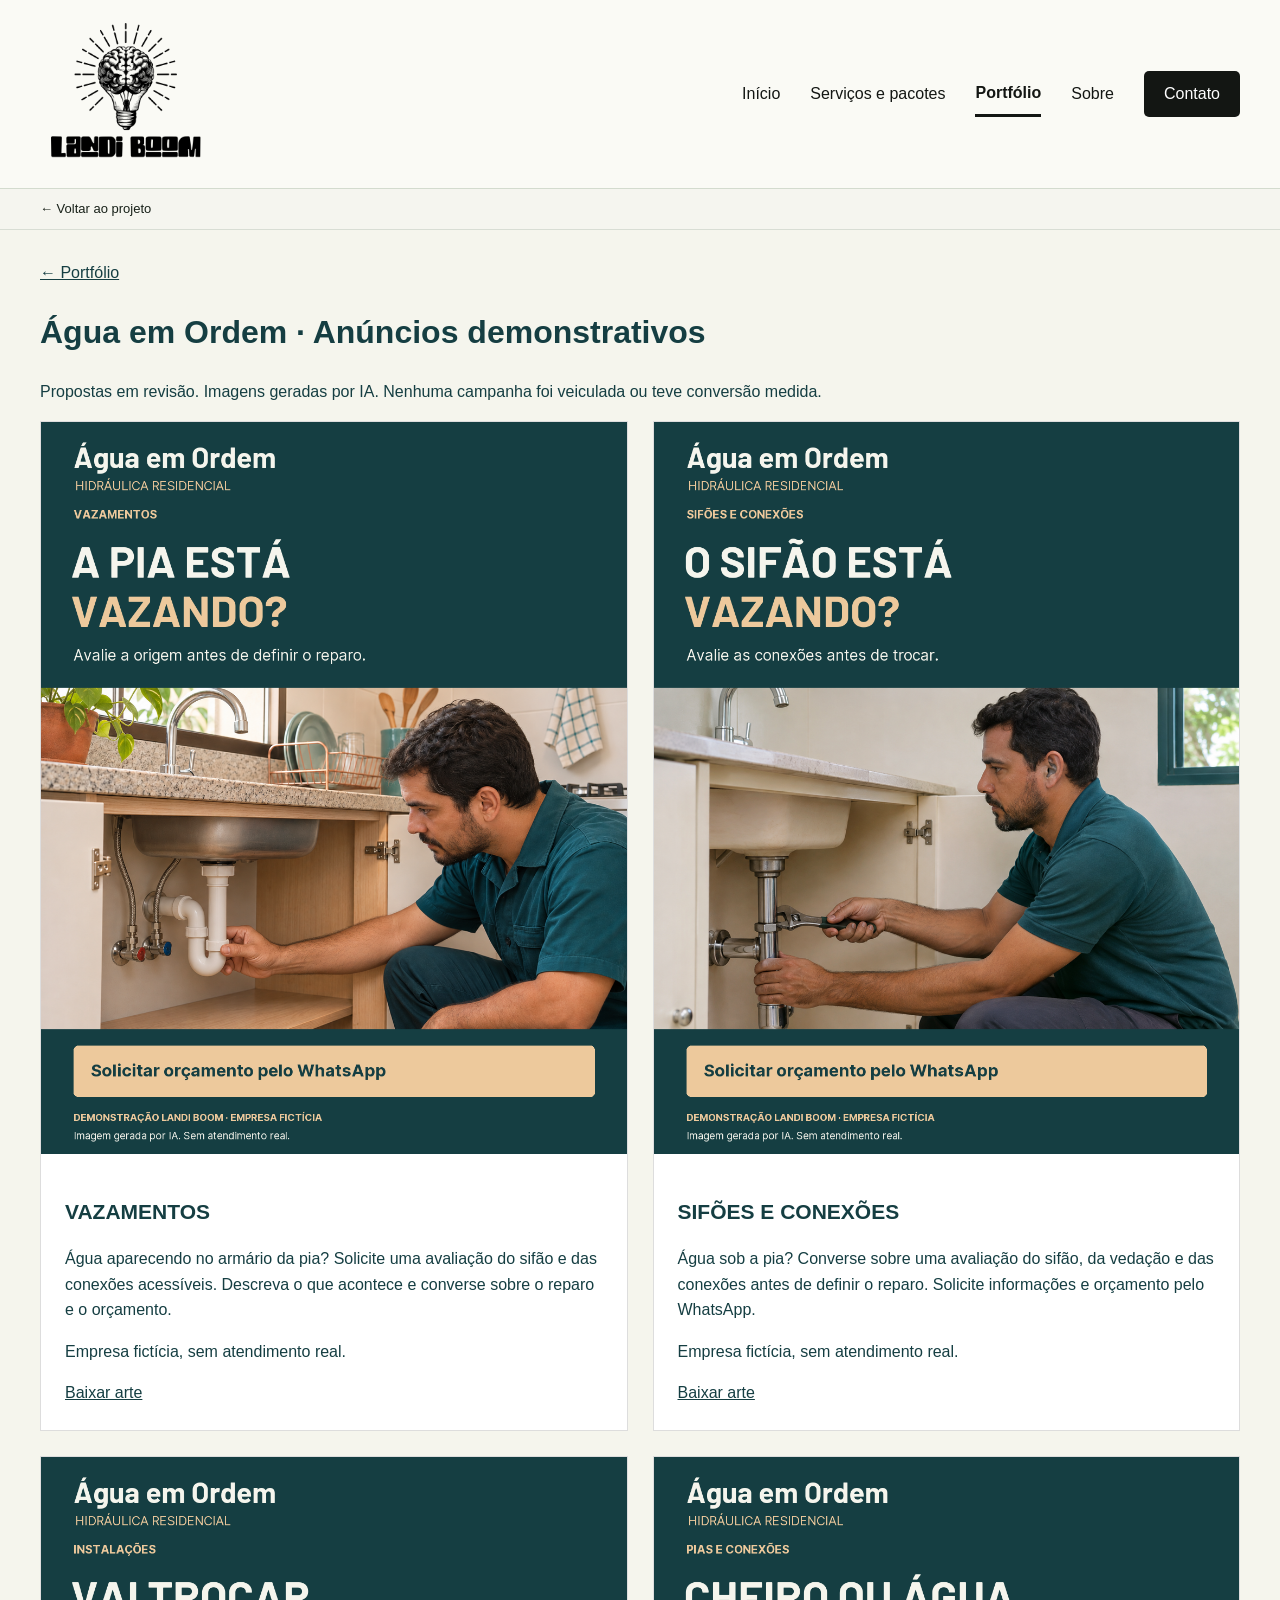
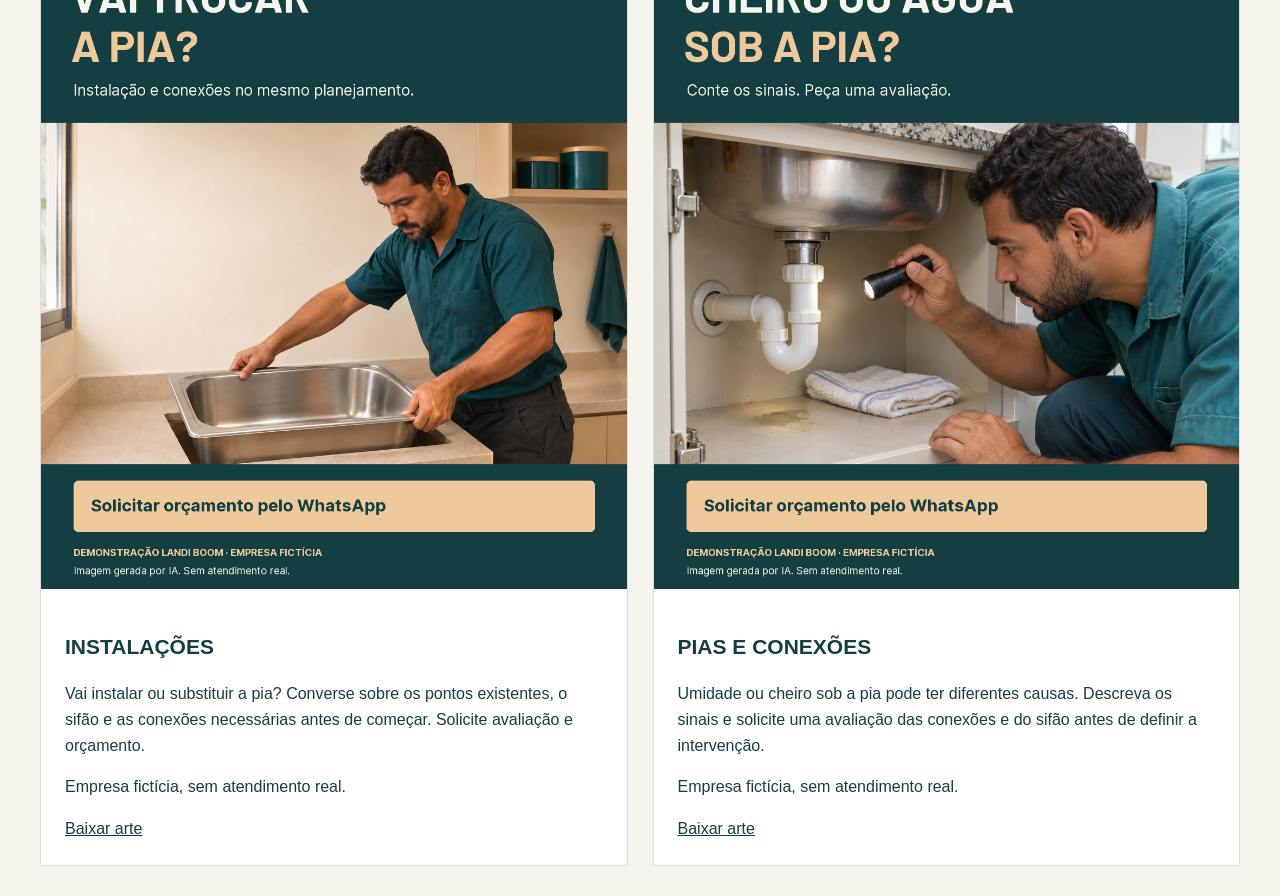
<file: portfolio/encanador/anuncios/index.html>
<!doctype html><html lang="pt-BR"><meta charset="utf-8"><meta name="viewport" content="width=device-width,initial-scale=1"><title>Água em Ordem — anúncios</title><style>body{background:#f5f5ed;color:#153e42;font:16px/1.6 Arial;margin:0}main{max-width:1200px;margin:auto;padding:30px 24px}.grid{display:grid;grid-template-columns:1fr 1fr;gap:25px}article{background:white;border:1px solid #ddd}img{width:100%;display:block}article>div{padding:24px}h2{font-size:21px}a{color:inherit}@media(max-width:750px){.grid{grid-template-columns:1fr}}</style><style id="lb-shared-header-css">.lb-matched-header{background:#fafaf5;border-bottom:1px solid #d3dbce;color:#131613;position:relative;z-index:1000;font:16px/1.5 Inter,Arial,sans-serif}.lb-matched-header *{box-sizing:border-box}.lb-matched-header header{max-width:1280px;margin:auto;padding:8px 40px;min-height:184px;display:flex;justify-content:space-between;align-items:center;gap:40px;border:0;background:transparent}.lb-matched-header .brand{display:block;max-width:none;text-decoration:none}.lb-matched-header .brand img{width:172px;height:172px;display:block;object-fit:contain;background:transparent}.lb-matched-header nav{display:flex;gap:30px;align-items:center;margin:0;width:auto}.lb-matched-header nav a{font:400 16px/1.5 Inter,Arial,sans-serif;display:inline-block;padding:9px 0;text-decoration:none;color:#131613;border:0}.lb-matched-header nav a[aria-current=page]{font-weight:600;border-bottom:3px solid #131613}.lb-matched-header nav .nav-contact{padding:11px 20px;background:#131613;color:white;border-radius:5px}.lb-matched-header .menu{display:none}.lb-return-bar{padding:10px 40px;background:#f5f5ef;border-bottom:1px solid #d8ddd4;font:13px/1.5 Inter,Arial,sans-serif;position:relative;z-index:1000}.lb-return-bar a{color:#172018;text-decoration:none}.lb-return-bar a:hover{text-decoration:underline}.lb-matched-header a:focus-visible,.lb-matched-header button:focus-visible,.lb-return-bar a:focus-visible{outline:3px solid #00e635;outline-offset:4px}.lb-has-site-navigation .modern-rail{top:0;z-index:15}.lb-has-site-navigation:has(.modern-rail) .modern-rail{top:224px}.lb-has-site-navigation .modern-rail nav{max-height:40vh;overflow:auto}@media(max-width:1000px){.lb-matched-header header{min-height:150px;padding:8px 24px;gap:15px;flex-wrap:wrap}.lb-matched-header .brand img{width:140px;height:140px}}@media(max-width:950px){.lb-matched-header header{min-height:142px}.lb-matched-header .brand img{width:132px;height:132px}.lb-matched-header .menu{display:block;background:transparent;border:1px solid #bdc7b3;border-radius:5px;padding:10px 16px;font:16px Inter,Arial,sans-serif;color:#232c22}.lb-matched-header nav{display:none;width:100%;align-items:stretch;gap:0}.lb-matched-header nav.open{display:flex;flex-direction:column}.lb-matched-header nav a{padding:12px 0}.lb-return-bar{padding:10px 24px}.lb-has-site-navigation:has(.modern-rail) .modern-rail{top:auto}}@media print{.lb-matched-header,.lb-return-bar{display:none}}</style><div class="lb-matched-header" id="lb-header-top" tabindex="-1"><header class="wrap header"><a class="brand" href="../../../index.html" aria-label="Landi Boom, início"><img src="../../../assets/logo-landi-boom-transparente.png" alt="Landi Boom" width="140" height="140"></a><button class="menu" aria-expanded="false" aria-controls="lb-navigation-8" id="lb-menu-8">Menu</button><nav id="lb-navigation-8" aria-label="Navegação principal"><a href="../../../index.html">Início</a><a href="../../../servicos.html">Serviços e pacotes</a><a href="../../../portfolio.html" aria-current="page">Portfólio</a><a href="../../../sobre.html">Sobre</a><a href="../../../contato.html" class="nav-contact">Contato</a></nav></header></div><div class="lb-return-bar"><a href="../index.html">← Voltar ao projeto</a></div><script>document.getElementById("lb-menu-8").addEventListener("click",function(){const open=this.getAttribute("aria-expanded")!=="true";this.setAttribute("aria-expanded",String(open));document.getElementById("lb-navigation-8").classList.toggle("open",open);});</script><main><a href="../index.html">← Portfólio</a><h1>Água em Ordem · Anúncios demonstrativos</h1><p>Propostas em revisão. Imagens geradas por IA. Nenhuma campanha foi veiculada ou teve conversão medida.</p><div class="grid"><article><img src="anuncio-1.png" alt="Anúncio demonstrativo: VAZAMENTOS"><div><h2>VAZAMENTOS</h2><p>Água aparecendo no armário da pia? Solicite uma avaliação do sifão e das conexões acessíveis. Descreva o que acontece e converse sobre o reparo e o orçamento.</p><p>Empresa fictícia, sem atendimento real.</p><a href="anuncio-1.png" download>Baixar arte</a></div></article><article><img src="anuncio-2.png" alt="Anúncio demonstrativo: SIFÕES E CONEXÕES"><div><h2>SIFÕES E CONEXÕES</h2><p>Água sob a pia? Converse sobre uma avaliação do sifão, da vedação e das conexões antes de definir o reparo. Solicite informações e orçamento pelo WhatsApp.</p><p>Empresa fictícia, sem atendimento real.</p><a href="anuncio-2.png" download>Baixar arte</a></div></article><article><img src="anuncio-3.png" alt="Anúncio demonstrativo: INSTALAÇÕES"><div><h2>INSTALAÇÕES</h2><p>Vai instalar ou substituir a pia? Converse sobre os pontos existentes, o sifão e as conexões necessárias antes de começar. Solicite avaliação e orçamento.</p><p>Empresa fictícia, sem atendimento real.</p><a href="anuncio-3.png" download>Baixar arte</a></div></article><article><img src="anuncio-4.png" alt="Anúncio demonstrativo: PIAS E CONEXÕES"><div><h2>PIAS E CONEXÕES</h2><p>Umidade ou cheiro sob a pia pode ter diferentes causas. Descreva os sinais e solicite uma avaliação das conexões e do sifão antes de definir a intervenção.</p><p>Empresa fictícia, sem atendimento real.</p><a href="anuncio-4.png" download>Baixar arte</a></div></article></div></main></html>
</file>
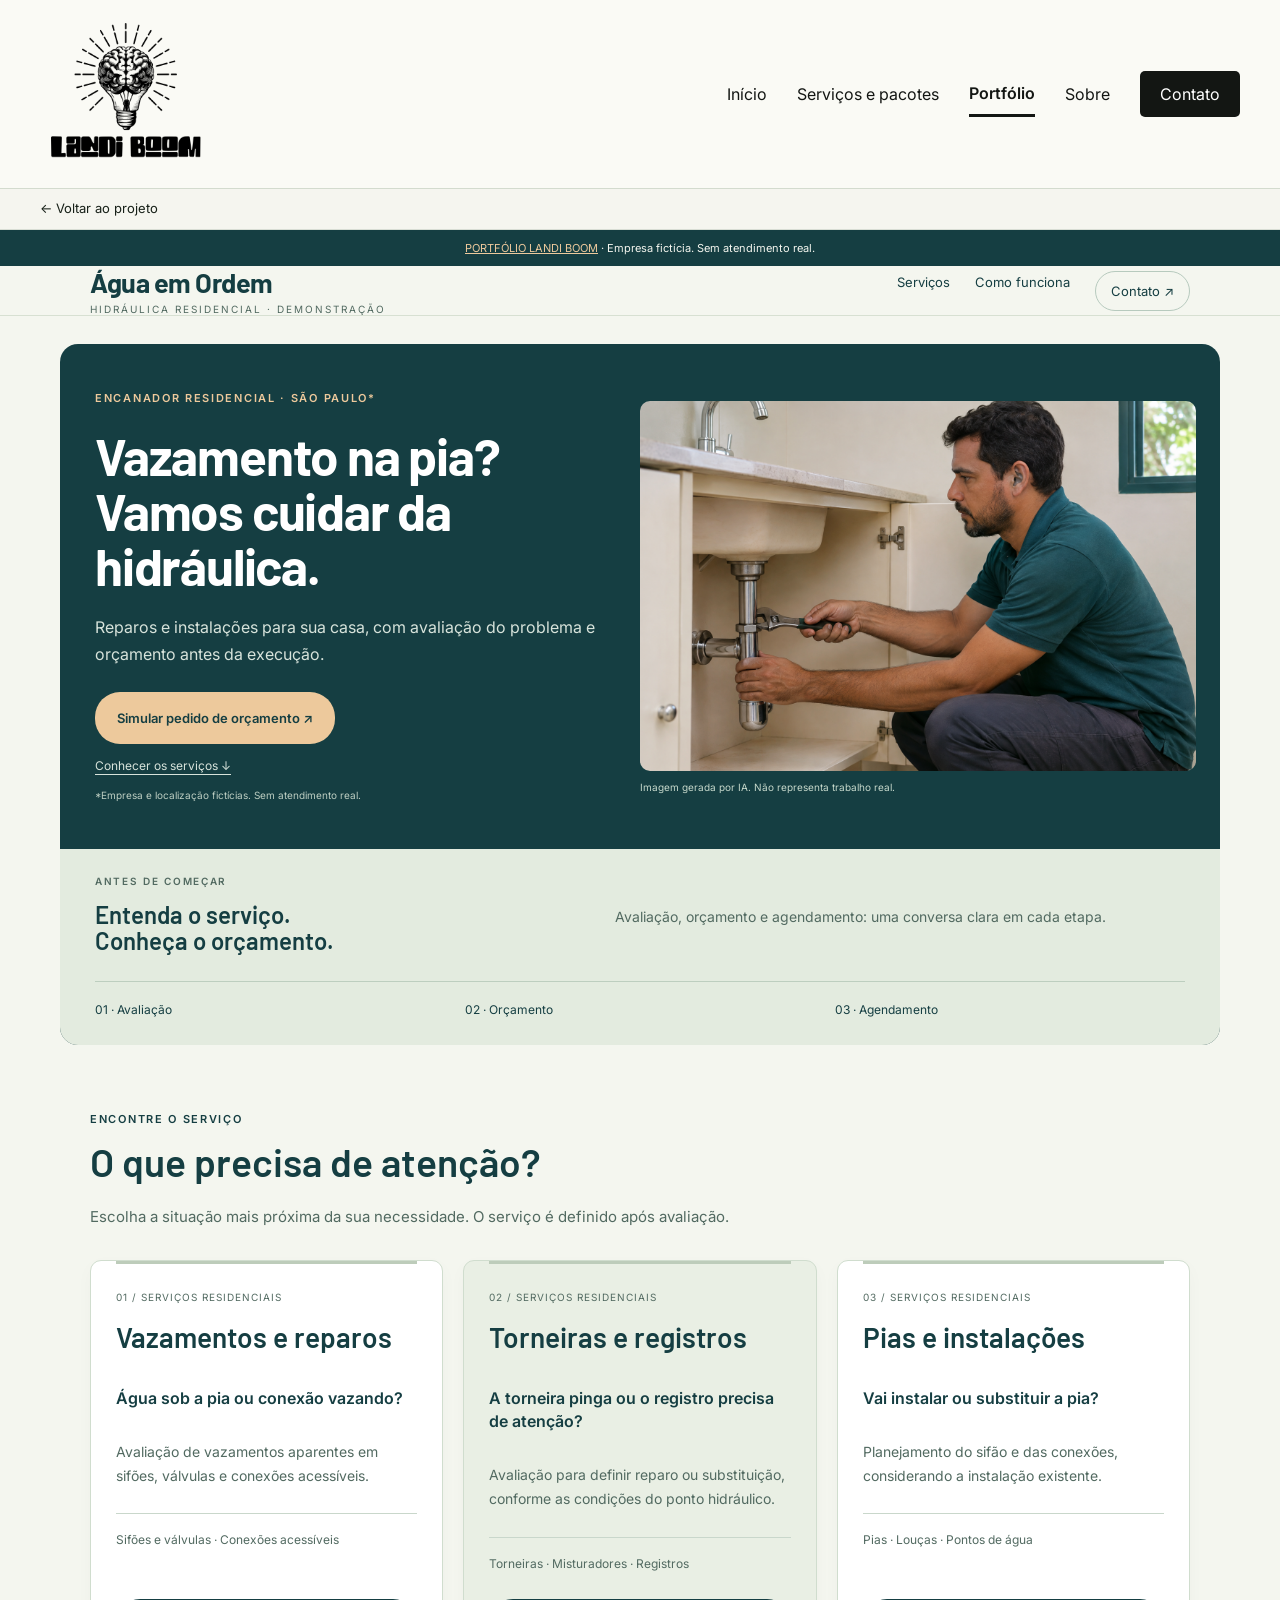
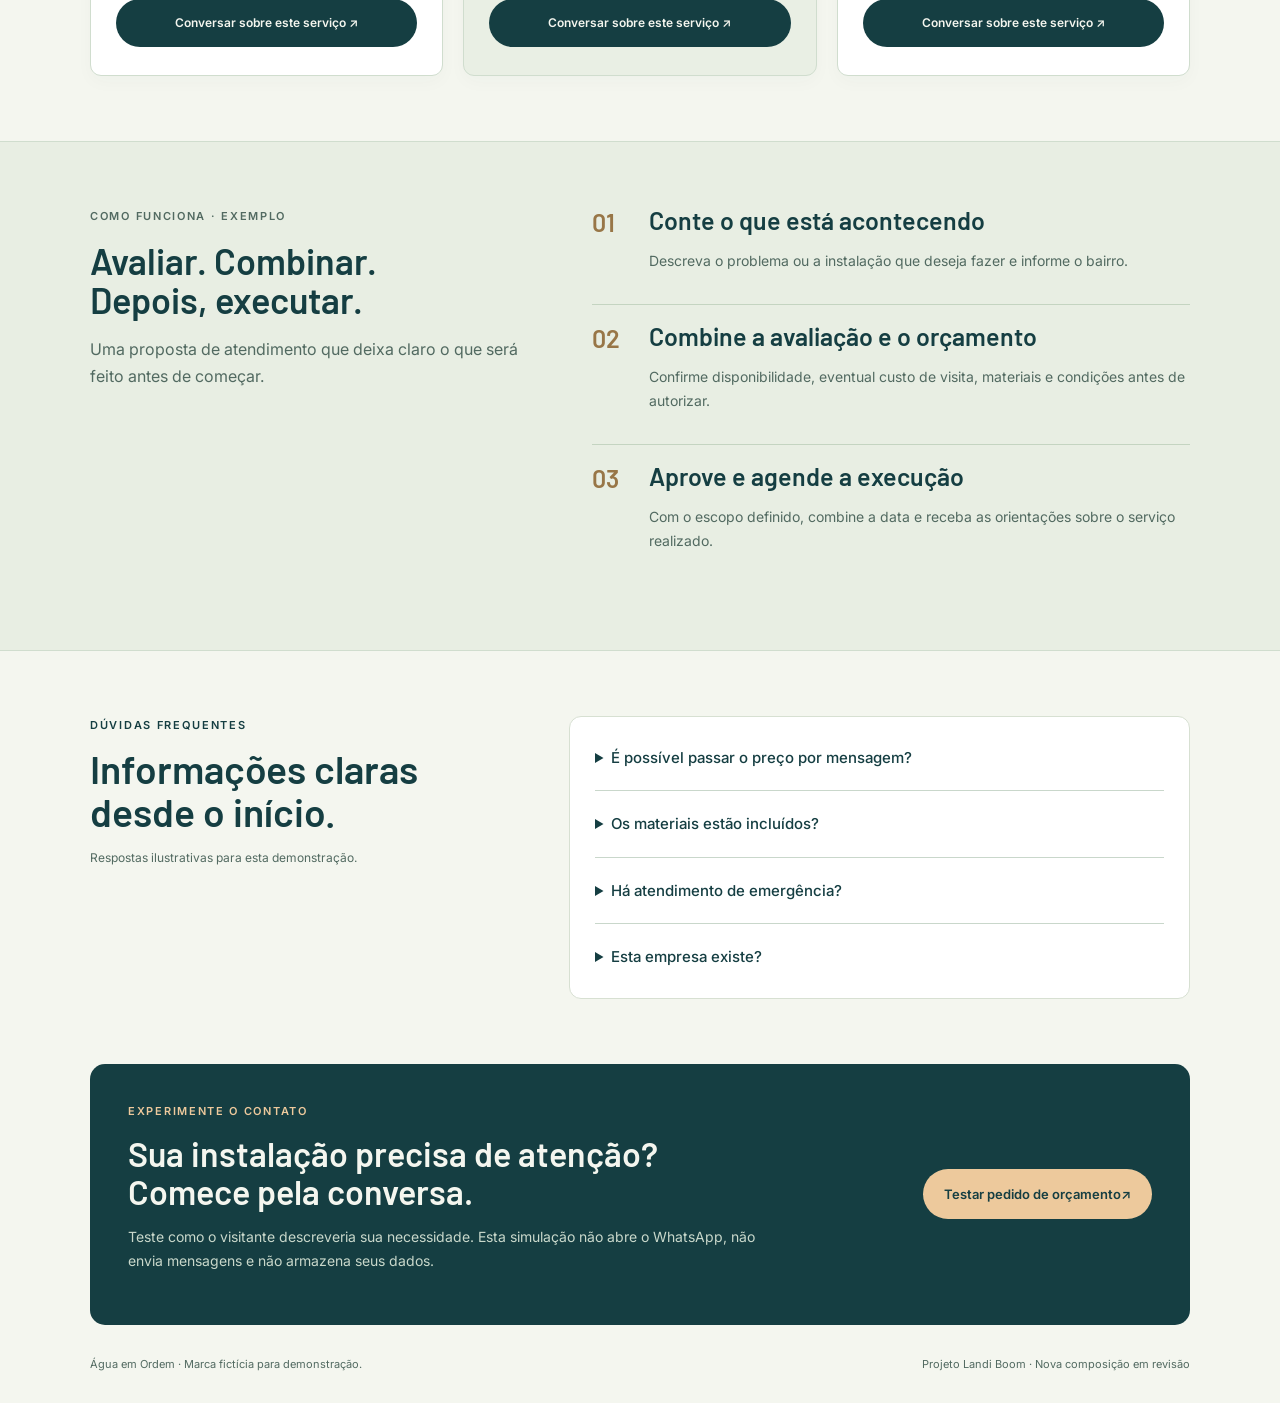
<file: portfolio/encanador/demonstracao/index.html>
<!doctype html><html lang="pt-BR"><head><meta charset="utf-8"><meta name="viewport" content="width=device-width,initial-scale=1"><title>Água em Ordem - demonstração Landi Boom</title><link href="https://fonts.googleapis.com/css2?family=Barlow:wght@500;600;700&family=Inter:wght@400;600&display=swap" rel="stylesheet"><style>:root{--ink:#153e42;--paper:#f4f6ef;--accent:#edc99c;--muted:#526a61;--line:#c9d7cb;--highlight:#987647}*{box-sizing:border-box}html{scroll-behavior:smooth;scroll-padding-top:24px}body{margin:0;background:var(--paper);color:var(--ink);font:16px/1.7 Inter,Arial,sans-serif}a{color:inherit}button,input,select{font:inherit}h1,h2,h3{font-family:Barlow,Arial,sans-serif;line-height:1.1;margin:0}h1{font-size:clamp(42px,5vw,70px);letter-spacing:-1.5px}h2{font-size:39px;font-weight:600}h3{font-size:27px;font-weight:600}.wrap{max-width:1160px;padding:0 30px;margin:auto}.notice{background:var(--ink);color:var(--paper);padding:9px 20px;text-align:center;font-size:11px}.notice a{color:var(--accent)}header{display:flex;align-items:center;justify-content:space-between;gap:25px;padding:25px 0}.brand{font:700 27px Barlow,Arial,sans-serif;text-decoration:none}.brand small{display:block;font:400 10px Inter,Arial,sans-serif;letter-spacing:2px;margin-top:5px}nav{display:flex;gap:25px;font-size:13px}nav a{text-decoration:none}.eyebrow{font-size:11px;letter-spacing:1.7px;text-transform:uppercase;font-weight:600}.btn{display:inline-flex;align-items:center;justify-content:center;padding:14px 21px;background:var(--ink);color:var(--paper);border:0;border-radius:4px;text-decoration:none;font-size:13px;font-weight:600;cursor:pointer;min-height:48px}.btn:hover{opacity:.9}p{color:var(--muted)}.micro{font-size:12px}.section{padding:65px 0}.section-heading{margin-bottom:32px;max-width:750px}.section-heading h2{margin:13px 0 20px}.section-heading p{font-size:15px}.service-content .num{display:block;font-size:11px;letter-spacing:1px;color:var(--muted);margin-bottom:16px}.service-content h3{margin-bottom:18px}.service-content p{font-size:14px}.service-content .service-question{font-size:17px;color:var(--ink);font-weight:600}.service-content .service-items{font-size:12px;border-top:1px solid var(--line);padding-top:16px}.service-content small{font-size:11px}.service-content .btn{margin-top:16px}figure{margin:0}img{display:block;width:100%;height:auto}figcaption{font-size:10px;color:var(--muted);padding-top:8px}.steps{list-style:none;padding:0;margin:30px 0 0;display:grid;grid-template-columns:repeat(3,1fr);gap:30px}.steps li{border-top:1px solid var(--line);padding-top:20px}.steps b{font:600 32px Barlow,Arial,sans-serif;color:var(--highlight);display:block;margin-bottom:20px}.steps h3{font-size:25px}.steps p{font-size:14px}.faq h2{margin:14px 0}.faq details{border-bottom:1px solid var(--line);padding:20px 0}.faq summary{cursor:pointer;font-size:16px;font-weight:600}.faq details p{font-size:14px}.faq-grid{display:grid;grid-template-columns:.8fr 1.2fr;gap:65px}.contact{padding:40px;background:var(--accent);display:flex;gap:35px;align-items:center;justify-content:space-between}.contact h2{font-size:35px;margin:15px 0}.contact p{font-size:14px;max-width:650px}.contact .btn{flex-shrink:0}footer{font-size:11px;color:var(--muted);padding:30px 0;display:flex;justify-content:space-between;gap:25px}.floating-top{position:fixed;bottom:20px;right:20px;width:48px;height:48px;border-radius:50%;display:grid;place-items:center;background:var(--ink);color:var(--accent);text-decoration:none;z-index:20;font-size:24px}.hidden,[hidden]{display:none!important}dialog{width:calc(100% - 32px);max-width:520px;border:1px solid var(--line);border-radius:8px;background:var(--paper);color:var(--ink);padding:28px}dialog::backdrop{background:#0009}dialog h2{font-size:29px}dialog p{font-size:14px}label{display:block;margin:18px 0;font-size:14px}input,select{display:block;width:100%;padding:12px;margin-top:6px;border:1px solid #9aa99e;border-radius:4px;background:white;color:var(--ink)}.close{float:right;border:0;background:transparent;font-size:25px;color:var(--ink);cursor:pointer}.result{white-space:pre-wrap;padding:16px;background:white;font-size:14px}a:focus-visible,button:focus-visible,summary:focus-visible,input:focus-visible,select:focus-visible{outline:3px solid var(--highlight);outline-offset:4px}@media(max-width:800px){.wrap{padding:0 22px}header{gap:15px}.brand{font-size:23px}nav{gap:12px;font-size:12px}nav a:first-child{display:none}h1{font-size:43px}h2{font-size:33px}.section{padding:45px 0}.steps,.faq-grid{grid-template-columns:1fr;gap:25px}.steps{gap:22px}.steps li{display:grid;grid-template-columns:40px 1fr;gap:15px}.steps b{margin:0;font-size:26px}.contact{padding:27px;flex-direction:column;align-items:start;gap:15px}.contact h2{font-size:30px}footer{flex-direction:column;gap:8px}}@media(prefers-reduced-motion:reduce){html{scroll-behavior:auto}}.plumber-opening{background:#153e42;color:#fff;padding:50px 0 40px}.plumber-opening h1{max-width:950px;font-size:clamp(43px,5.8vw,74px);margin:23px 0}.plumber-opening .eyebrow{color:#edc99c}.opening-lead{max-width:700px;color:#d7e3db;font-size:19px}.opening-actions{display:flex;gap:25px;align-items:center;margin-top:24px}.opening-actions .btn{background:#edc99c;color:#153e42;border-radius:25px}.opening-actions>a{font-size:13px;color:#d7e3db}.opening-disclaimer{font-size:11px;color:#bdcec2}.opening-lower{display:grid;grid-template-columns:1.3fr .7fr;gap:28px;margin-top:40px;align-items:center}.opening-lower figure{background:#fff;padding:10px;border-radius:8px}.opening-lower figcaption{color:#526a61}.opening-lower aside{padding:25px 5px}.opening-lower h2{font-size:33px;margin:20px 0}.opening-lower aside p{color:#d7e3db;font-size:15px}.opening-mini{border-top:1px solid #57746c;margin-top:25px;padding-top:20px;display:grid;gap:12px;font-size:13px;color:#edc99c}.plumber-services{display:grid;grid-template-columns:repeat(3,1fr);gap:22px}.plumber-service{background:white;border:1px solid #d2ded1;border-radius:14px;padding:28px;display:flex}.service-content{display:flex;flex-direction:column;width:100%}.service-content .btn{margin-top:auto;border-radius:24px;font-size:12px}.service-content .service-items{margin-bottom:25px}.workflow{background:#e3ebdf}.workflow .process{display:grid;grid-template-columns:.85fr 1.15fr;gap:60px}.workflow .steps{display:block;margin:0}.workflow .steps li{display:grid;grid-template-columns:42px 1fr;gap:15px;padding:18px 0}.workflow .steps li:first-child{border-top:0;padding-top:0}.workflow .steps b{font-size:25px;margin:0}.workflow h2{margin:15px 0;font-size:36px}.workflow .eyebrow{color:#526a61}.contact{border-radius:14px}.brand small{color:#526a61}@media(max-width:800px){.opening-lower,.plumber-services,.workflow .process{grid-template-columns:1fr}.plumber-opening{padding-top:32px}.plumber-opening h1{font-size:42px}.opening-lead{font-size:17px}.opening-actions{flex-wrap:wrap;gap:15px}.opening-lower{margin-top:27px}.opening-lower aside{padding-top:5px}.opening-mini{grid-template-columns:1fr;gap:8px}.workflow .process{gap:25px}.plumber-service{padding:25px}.service-content .btn{margin-top:15px}}</style><style id="refinement">
/* Refinamento: abertura compacta, sem sobreposição, e serviços bem delimitados. */
header{padding:26px 0}.site-header{background:#f4f6ef;border-bottom:1px solid #d7e0d2}.brand{letter-spacing:-.5px}.brand small{color:#526a61}nav a:last-child{border:1px solid #b7cabe;border-radius:24px;padding:8px 15px}.plumber-opening{display:grid;grid-template-columns:minmax(0,1fr) minmax(0,1fr);max-width:1160px;margin:28px auto 0;background:#153e42;border-radius:18px;padding:0;gap:0;overflow:hidden}.plumber-opening>.wrap:first-child{padding:45px 35px 35px;margin:0;align-self:center;min-width:0}.plumber-opening h1{font-size:clamp(38px,4vw,55px);line-height:1.08;letter-spacing:-1.2px;margin:20px 0}.opening-lead{font-size:16px;line-height:1.7}.opening-actions{display:flex;flex-direction:column;align-items:start;gap:12px}.opening-actions .btn{padding:15px 22px}.opening-actions>a{font-size:12px;text-underline-offset:4px}.opening-disclaimer{font-size:10px;max-width:350px}.opening-lower{display:contents}.opening-lower figure{grid-column:2;grid-row:1;background:transparent;padding:24px 24px 20px 0;align-self:center;border-radius:0}.opening-lower figure img{border-radius:10px;width:100%;height:auto}.opening-lower figcaption{color:#c6d8cb;font-size:10px}.opening-lower aside{grid-column:1/-1;padding:24px 35px;background:#e3ebdf;display:grid;grid-template-columns:1fr 1.2fr;gap:5px 45px;align-items:center}.opening-lower aside>.eyebrow{grid-column:1}.opening-lower aside h2{grid-column:1;font-size:24px;margin:7px 0;font-weight:600;color:#153e42}.opening-lower aside p{grid-column:2;grid-row:1/3;color:#526a61;font-size:14px;margin:0}.opening-lower aside .eyebrow{color:#526a61;font-size:10px}.opening-mini{grid-column:1/-1;grid-template-columns:repeat(3,1fr);display:grid;margin-top:15px;padding-top:18px;border-color:#bdcebf;color:#153e42;font-size:12px;gap:20px}.plumber-services{gap:20px;align-items:stretch}.plumber-service{border:1px solid #d0ddce;box-shadow:0 6px 18px #153e4207;padding:28px 25px;border-radius:11px;position:relative}.plumber-service:before{content:'';position:absolute;top:0;left:25px;right:25px;height:3px;background:#bdccba}.plumber-service:nth-child(2){background:#e9efe4}.plumber-service .service-content h3{font-size:28px}.service-content .service-question{font-size:16px;line-height:1.45}.service-content .num{font-size:10px}.service-content .btn{width:100%;font-size:12px;padding:12px 10px}.section-heading h2{font-size:39px}.section-heading{margin-bottom:30px}.workflow{background:#e8eee3;border-top:1px solid #d0ddce;border-bottom:1px solid #d0ddce}.workflow .steps li{border-color:#c4d4c1}.faq-grid>div:last-child{background:white;border:1px solid #d7e0d2;border-radius:12px;padding:8px 25px}.faq details:last-child{border-bottom:0}.faq summary{font-weight:500;font-size:15px}.contact{background:#153e42;color:#f4f6ef;border-radius:15px;padding:38px}.contact p{color:#c9d8cb}.contact .btn{background:#edc99c;color:#153e42;border-radius:26px}.contact h2{font-size:34px}.contact .eyebrow{color:#edc99c}
@media(max-width:800px){.plumber-opening{display:block;margin:16px 15px 0;border-radius:13px}.plumber-opening>.wrap:first-child{padding:30px 24px 20px}.plumber-opening h1{font-size:40px}.opening-lower{display:block;margin:0;padding:0}.opening-lower figure{padding:0 18px 20px}.opening-lower aside{display:block;padding:25px}.opening-lower aside p{margin:12px 0}.opening-mini{display:grid;grid-template-columns:1fr;gap:9px}.opening-lower aside h2{font-size:27px}.plumber-services{gap:18px}.plumber-service{padding:26px}.section-heading h2{font-size:34px}.faq-grid>div:last-child{padding:5px 18px}.contact{padding:27px}.contact h2{font-size:30px}header{padding:20px 0}nav a:last-child{padding:7px 12px}}
</style><style>.portfolio-float-tools{position:fixed;right:18px;bottom:18px;z-index:200;display:flex;flex-direction:column;gap:10px}.portfolio-float-tools a,.portfolio-float-tools button{width:47px;height:47px;display:grid;place-items:center;background:#172018;color:#fff;border:1px solid #d4dfce;border-radius:50%;box-shadow:0 3px 12px #0003;text-decoration:none;font:600 23px/1 Arial,sans-serif;cursor:pointer}.portfolio-float-tools a:hover,.portfolio-float-tools button:hover{background:#344732}.portfolio-float-tools a:focus-visible,.portfolio-float-tools button:focus-visible{outline:3px solid #00e635;outline-offset:3px}.floating-top,.top#top{display:none!important}@media(max-width:700px){.portfolio-float-tools{right:12px;bottom:calc(12px + env(safe-area-inset-bottom,0px))}}@media print{.portfolio-float-tools{display:none}}</style><style>.standard-portfolio-top{position:fixed;right:24px;bottom:24px;z-index:200;width:50px;height:50px;display:grid;place-items:center;border:1px solid #111711;border-radius:50%;background:#00e635;color:#101610;text-decoration:none;font:600 28px/1 Arial,sans-serif;box-shadow:0 4px 16px #0003}.standard-portfolio-top[hidden]{display:none}.standard-portfolio-top:hover{background:#00ce30}.standard-portfolio-top:focus-visible{outline:3px solid #f000d4;outline-offset:4px}@media(max-width:850px){.standard-portfolio-top{right:16px;bottom:calc(16px + env(safe-area-inset-bottom,0px));width:48px;height:48px}}</style><style id="lb-shared-header-css">.lb-matched-header{background:#fafaf5;border-bottom:1px solid #d3dbce;color:#131613;position:relative;z-index:1000;font:16px/1.5 Inter,Arial,sans-serif}.lb-matched-header *{box-sizing:border-box}.lb-matched-header header{max-width:1280px;margin:auto;padding:8px 40px;min-height:184px;display:flex;justify-content:space-between;align-items:center;gap:40px;border:0;background:transparent}.lb-matched-header .brand{display:block;max-width:none;text-decoration:none}.lb-matched-header .brand img{width:172px;height:172px;display:block;object-fit:contain;background:transparent}.lb-matched-header nav{display:flex;gap:30px;align-items:center;margin:0;width:auto}.lb-matched-header nav a{font:400 16px/1.5 Inter,Arial,sans-serif;display:inline-block;padding:9px 0;text-decoration:none;color:#131613;border:0}.lb-matched-header nav a[aria-current=page]{font-weight:600;border-bottom:3px solid #131613}.lb-matched-header nav .nav-contact{padding:11px 20px;background:#131613;color:white;border-radius:5px}.lb-matched-header .menu{display:none}.lb-return-bar{padding:10px 40px;background:#f5f5ef;border-bottom:1px solid #d8ddd4;font:13px/1.5 Inter,Arial,sans-serif;position:relative;z-index:1000}.lb-return-bar a{color:#172018;text-decoration:none}.lb-return-bar a:hover{text-decoration:underline}.lb-matched-header a:focus-visible,.lb-matched-header button:focus-visible,.lb-return-bar a:focus-visible{outline:3px solid #00e635;outline-offset:4px}.lb-has-site-navigation .modern-rail{top:0;z-index:15}.lb-has-site-navigation:has(.modern-rail) .modern-rail{top:224px}.lb-has-site-navigation .modern-rail nav{max-height:40vh;overflow:auto}@media(max-width:1000px){.lb-matched-header header{min-height:150px;padding:8px 24px;gap:15px;flex-wrap:wrap}.lb-matched-header .brand img{width:140px;height:140px}}@media(max-width:950px){.lb-matched-header header{min-height:142px}.lb-matched-header .brand img{width:132px;height:132px}.lb-matched-header .menu{display:block;background:transparent;border:1px solid #bdc7b3;border-radius:5px;padding:10px 16px;font:16px Inter,Arial,sans-serif;color:#232c22}.lb-matched-header nav{display:none;width:100%;align-items:stretch;gap:0}.lb-matched-header nav.open{display:flex;flex-direction:column}.lb-matched-header nav a{padding:12px 0}.lb-return-bar{padding:10px 24px}.lb-has-site-navigation:has(.modern-rail) .modern-rail{top:auto}}@media print{.lb-matched-header,.lb-return-bar{display:none}}</style></head><body class="lb-has-site-navigation"><div class="lb-matched-header" id="lb-header-top" tabindex="-1"><header class="wrap header"><a class="brand" href="../../../index.html" aria-label="Landi Boom, início"><img src="../../../assets/logo-landi-boom-transparente.png" alt="Landi Boom" width="140" height="140"></a><button class="menu" aria-expanded="false" aria-controls="lb-navigation-9" id="lb-menu-9">Menu</button><nav id="lb-navigation-9" aria-label="Navegação principal"><a href="../../../index.html">Início</a><a href="../../../servicos.html">Serviços e pacotes</a><a href="../../../portfolio.html" aria-current="page">Portfólio</a><a href="../../../sobre.html">Sobre</a><a href="../../../contato.html" class="nav-contact">Contato</a></nav></header></div><div class="lb-return-bar"><a href="../index.html">← Voltar ao projeto</a></div><script>document.getElementById("lb-menu-9").addEventListener("click",function(){const open=this.getAttribute("aria-expanded")!=="true";this.setAttribute("aria-expanded",String(open));document.getElementById("lb-navigation-9").classList.toggle("open",open);});</script><div class="notice"><a href="../index.html">PORTFÓLIO LANDI BOOM</a> · Empresa fictícia. Sem atendimento real.</div><div class="site-header"><header class="wrap"><a class="brand" href="#inicio">Água em Ordem<small>HIDRÁULICA RESIDENCIAL · DEMONSTRAÇÃO</small></a><nav aria-label="Navegação principal"><a href="#servicos">Serviços</a><a href="#como-funciona">Como funciona</a><a href="#contato">Contato ↗</a></nav></header></div><main><section class="plumber-opening" id="inicio"><div class="wrap"><div class="eyebrow">Encanador residencial · São Paulo*</div><h1>Vazamento na pia?<br>Vamos cuidar da hidráulica.</h1><p class="opening-lead">Reparos e instalações para sua casa, com avaliação do problema e orçamento antes da execução.</p><div class="opening-actions"><button class="btn" data-contact>Simular pedido de orçamento ↗</button><a href="#servicos">Conhecer os serviços ↓</a></div><p class="opening-disclaimer">*Empresa e localização fictícias. Sem atendimento real.</p></div><div class="wrap opening-lower"><figure><img src="../imagens/foto-2.png" width="1536" height="1024" alt="Encanador fictício trabalhando sob uma pia, imagem gerada por IA"><figcaption>Imagem gerada por IA. Não representa trabalho real.</figcaption></figure><aside><span class="eyebrow">Antes de começar</span><h2>Entenda o serviço.<br>Conheça o orçamento.</h2><p>Avaliação, orçamento e agendamento: uma conversa clara em cada etapa.</p><div class="opening-mini"><span>01 · Avaliação</span><span>02 · Orçamento</span><span>03 · Agendamento</span></div></aside></div></section><section class="section" id="servicos"><div class="wrap"><div class="section-heading"><div class="eyebrow">Encontre o serviço</div><h2>O que precisa de atenção?</h2><p>Escolha a situação mais próxima da sua necessidade. O serviço é definido após avaliação.</p></div><div class="plumber-services"><article class="plumber-service"><div class="service-content"><span class="num">01 / SERVIÇOS RESIDENCIAIS</span><h3>Vazamentos e reparos</h3><p class="service-question">Água sob a pia ou conexão vazando?</p><p>Avaliação de vazamentos aparentes em sifões, válvulas e conexões acessíveis.</p><p class="service-items">Sifões e válvulas · Conexões acessíveis</p><button class="btn service-request" data-service-choice="Vazamento na pia" data-contact>Conversar sobre este serviço ↗</button></div></article><article class="plumber-service"><div class="service-content"><span class="num">02 / SERVIÇOS RESIDENCIAIS</span><h3>Torneiras e registros</h3><p class="service-question">A torneira pinga ou o registro precisa de atenção?</p><p>Avaliação para definir reparo ou substituição, conforme as condições do ponto hidráulico.</p><p class="service-items">Torneiras · Misturadores · Registros</p><button class="btn service-request" data-service-choice="Torneira pingando" data-contact>Conversar sobre este serviço ↗</button></div></article><article class="plumber-service"><div class="service-content"><span class="num">03 / SERVIÇOS RESIDENCIAIS</span><h3>Pias e instalações</h3><p class="service-question">Vai instalar ou substituir a pia?</p><p>Planejamento do sifão e das conexões, considerando a instalação existente.</p><p class="service-items">Pias · Louças · Pontos de água</p><button class="btn service-request" data-service-choice="Troca de pia" data-contact>Conversar sobre este serviço ↗</button></div></article></div></div></section><section class="section workflow" id="como-funciona"><div class="wrap process"><div><div class="eyebrow">Como funciona · exemplo</div><h2>Avaliar. Combinar.<br>Depois, executar.</h2><p>Uma proposta de atendimento que deixa claro o que será feito antes de começar.</p></div><ol class="steps"><li><b>01</b><div><h3>Conte o que está acontecendo</h3><p>Descreva o problema ou a instalação que deseja fazer e informe o bairro.</p></div></li><li><b>02</b><div><h3>Combine a avaliação e o orçamento</h3><p>Confirme disponibilidade, eventual custo de visita, materiais e condições antes de autorizar.</p></div></li><li><b>03</b><div><h3>Aprove e agende a execução</h3><p>Com o escopo definido, combine a data e receba as orientações sobre o serviço realizado.</p></div></li></ol></div></section><div class="wrap"><section class="section faq" id="duvidas"><div class="faq-grid"><div><div class="eyebrow">Dúvidas frequentes</div><h2>Informações claras<br>desde o início.</h2><p class="micro">Respostas ilustrativas para esta demonstração.</p></div><div><details><summary>É possível passar o preço por mensagem?</summary><p>A descrição ajuda a entender a necessidade. Alguns serviços exigem avaliação no local antes de definir preço, materiais e escopo.</p></details><details><summary>Os materiais estão incluídos?</summary><p>O orçamento deve indicar o que está incluído e quem ficará responsável pela compra dos materiais. Isso é combinado antes da execução.</p></details><details><summary>Há atendimento de emergência?</summary><p>Esta demonstração não oferece atendimento real nem serviço de emergência. Em uma página de cliente, horários e disponibilidade precisam ser confirmados antes da publicação.</p></details><details><summary>Esta empresa existe?</summary><p>Não. Água em Ordem é um nome fictício usado nesta demonstração do portfólio da Landi Boom. O conteúdo e as opções de contato são ilustrativos; nenhum pedido é enviado.</p></details></div></div></section><section class="contact" id="contato"><div><div class="eyebrow">Experimente o contato</div><h2>Sua instalação precisa de atenção?<br>Comece pela conversa.</h2><p>Teste como o visitante descreveria sua necessidade. Esta simulação não abre o WhatsApp, não envia mensagens e não armazena seus dados.</p></div><button class="btn" data-contact>Testar pedido de orçamento <span aria-hidden="true">↗</span></button></section><footer><span>Água em Ordem · Marca fictícia para demonstração.</span><span>Projeto Landi Boom · Nova composição em revisão</span></footer></div></main><a id="floating-top" class="floating-top" href="#inicio" aria-label="Voltar ao início" hidden>↑</a><dialog id="contact-dialog" aria-labelledby="dialog-title"><button class="close" aria-label="Fechar simulação" id="close-dialog">×</button><h2 id="dialog-title">Simule seu pedido</h2><p>Use informações fictícias. Nada será enviado ou armazenado.</p><form id="demo-form"><label for="service">Qual serviço você procura?</label><select id="service"><option>Vazamento na pia</option><option>Torneira pingando</option><option>Troca de sifão</option><option>Troca de torneira</option><option>Troca de pia</option><option>Reparo de registro</option><option>Outra necessidade</option></select><label for="district">Bairro de exemplo</label><input id="district" placeholder="Ex.: Bairro Demonstração" maxlength="80"><button class="btn" style="margin-top:22px" type="submit">Visualizar mensagem</button></form><div id="result" class="hidden" aria-live="polite"><p class="result" id="message"></p><p class="micro">Simulação concluída. Em uma página real, o botão poderia encaminhar ao WhatsApp autorizado pelo cliente.</p><button class="btn" id="restart">Testar novamente</button></div></dialog><script>
document.querySelectorAll('[data-service-choice]').forEach(button=>button.addEventListener('click',()=>{document.getElementById('service').value=button.dataset.serviceChoice;document.getElementById('demo-form').classList.remove('hidden');document.getElementById('result').classList.add('hidden');}));

const topButton=document.getElementById('floating-top'), heroSection=document.getElementById('inicio');
function updateTopButton(){topButton.hidden=heroSection.getBoundingClientRect().bottom>0;}
window.addEventListener('scroll',updateTopButton,{passive:true});
window.addEventListener('resize',updateTopButton);
window.addEventListener('pageshow',updateTopButton);
updateTopButton();

const dialog=document.getElementById('contact-dialog'), form=document.getElementById('demo-form'), result=document.getElementById('result');
document.querySelectorAll('[data-problem]').forEach(button=>button.addEventListener('click',()=>{document.querySelectorAll('[data-problem]').forEach(item=>item.setAttribute('aria-pressed',String(item===button)));document.getElementById('service').value=button.dataset.problem;document.getElementById('selection').textContent='Selecionado: '+button.dataset.problem;result.classList.add('hidden');form.classList.remove('hidden');}));
document.querySelectorAll('[data-contact]').forEach(button=>button.addEventListener('click',()=>dialog.showModal()));
document.getElementById('close-dialog').addEventListener('click',()=>dialog.close());
dialog.addEventListener('click',event=>{if(event.target===dialog){const rect=dialog.getBoundingClientRect();if(event.clientX<rect.left||event.clientX>rect.right||event.clientY<rect.top||event.clientY>rect.bottom)dialog.close();}});
form.addEventListener('submit',event=>{event.preventDefault();const service=document.getElementById('service').value,district=document.getElementById('district').value.trim()||'Bairro Demonstração';document.getElementById('message').textContent=`MENSAGEM DE EXEMPLO — NÃO ENVIADA\n\nOlá! Gostaria de informações sobre: ${service}.\nBairro: ${district}.\nPodemos conversar sobre avaliação, disponibilidade e orçamento?`;form.classList.add('hidden');result.classList.remove('hidden');document.getElementById('restart').focus();});
document.getElementById('restart').addEventListener('click',()=>{result.classList.add('hidden');form.classList.remove('hidden');document.getElementById('service').focus();});
</script><a class="standard-portfolio-top" id="portfolio-standard-top" href="#" aria-label="Voltar ao topo" title="Voltar ao topo" hidden>↑</a><script>const standardTop=document.getElementById('portfolio-standard-top');function showStandardTop(){standardTop.hidden=window.scrollY<400;}window.addEventListener('scroll',showStandardTop,{passive:true});window.addEventListener('pageshow',showStandardTop);showStandardTop();standardTop.addEventListener('click',event=>{event.preventDefault();window.scrollTo({top:0,behavior:window.matchMedia('(prefers-reduced-motion: reduce)').matches?'auto':'smooth'});});</script></body></html>
</file>
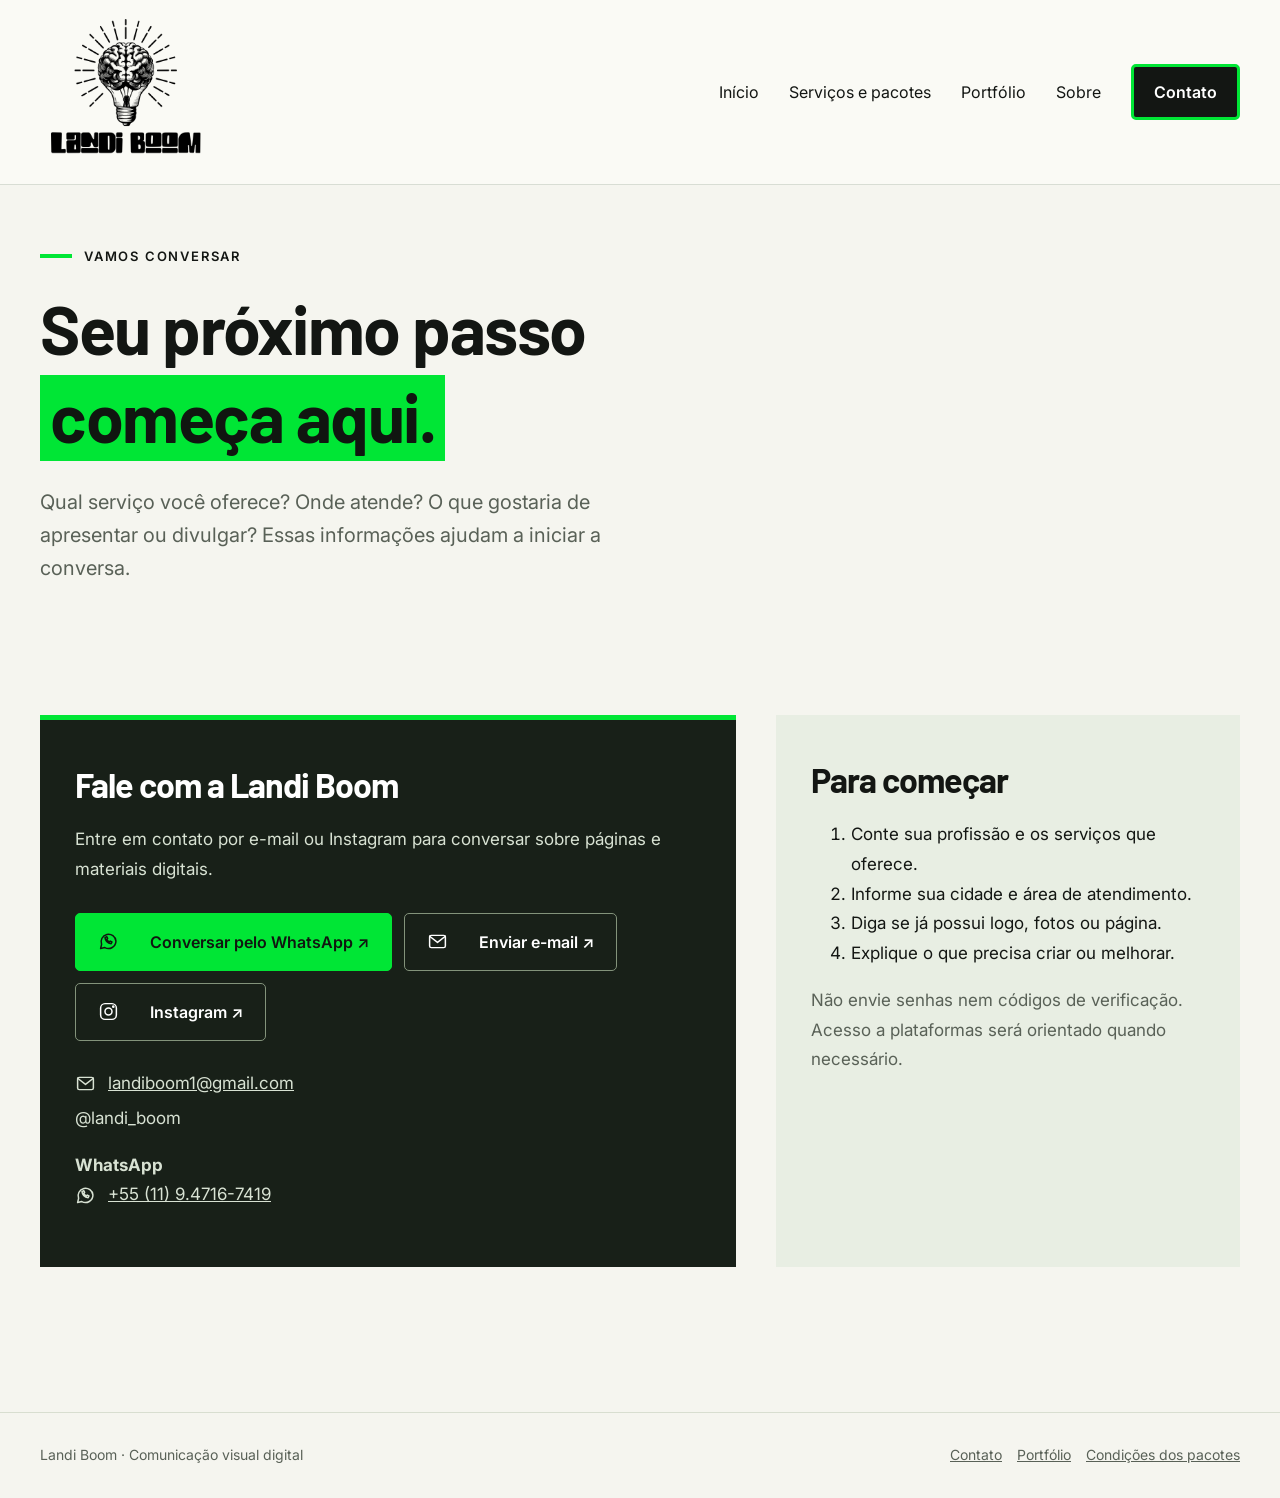
<file: contato.html>
<!doctype html><html lang="pt-BR"><head><meta charset="utf-8"><meta name="viewport" content="width=device-width,initial-scale=1"><meta name="description" content="Landi Boom: páginas, imagens e textos para pequenos negócios."><title>Contato | Landi Boom</title><link href="https://fonts.googleapis.com/css2?family=Barlow:wght@600;700&family=Inter:wght@400;600&display=swap" rel="stylesheet"><link rel="stylesheet" href="assets/site.css"><style>.contact-card a svg{width:21px;height:21px;display:inline-block;vertical-align:middle;margin-right:9px;fill:none;stroke:currentColor;stroke-width:1.7;stroke-linecap:round;stroke-linejoin:round;flex-shrink:0}.contact-card p a{display:inline-flex;align-items:center;gap:3px}.contact-card .actions{gap:12px}</style></head><body class="page-contato"><div class="top" id="site-top" tabindex="-1"><header class="wrap header"><a class="brand" href="index.html" aria-label="Landi Boom, início"><img src="assets/logo-landi-boom-transparente.png" alt="Landi Boom" width="140" height="140"></a><button class="menu" aria-expanded="false" aria-controls="navigation" id="menu">Menu</button><nav id="navigation" aria-label="Navegação principal"><a href="index.html">Início</a><a href="servicos.html">Serviços e pacotes</a><a href="portfolio.html">Portfólio</a><a href="sobre.html">Sobre</a><a href="contato.html" aria-current="page" class="nav-contact">Contato</a></nav></header></div><main><div class="wrap"><div class="pagehead"><div class="eyebrow">Vamos conversar</div><h1>Seu próximo passo<br><em>começa aqui.</em></h1><p class="lead">Qual serviço você oferece? Onde atende? O que gostaria de apresentar ou divulgar? Essas informações ajudam a iniciar a conversa.</p></div><section class="section twocol"><article class="contact-card"><h2>Fale com a Landi Boom</h2><p>Entre em contato por e-mail ou Instagram para conversar sobre páginas e materiais digitais.</p><div class="actions"><a class="btn" href="https://wa.me/5511947167419?text=Ol%C3%A1%2C%20vi%20o%20site%20de%20voc%C3%AAs%20e%20gostaria%20de%20mais%20informa%C3%A7%C3%B5es" target="_blank" rel="noopener"><svg viewBox="0 0 24 24" aria-hidden="true"><path d="M20.5 11.5a8.5 8.5 0 0 1-12.7 7.4L3 20l1.1-4.7A8.5 8.5 0 1 1 20.5 11.5Z"/><path d="M8 7.5c.5 4 3 6.5 7 7l1-2-2-1-1 1c-1.5-.6-2.5-1.6-3-3l1-1-1-2Z"/></svg>Conversar pelo WhatsApp ↗</a><a class="btn light" href="mailto:landiboom1@gmail.com"><svg viewBox="0 0 24 24" aria-hidden="true"><rect x="3" y="5" width="18" height="14" rx="2"/><path d="m3 6 9 7 9-7"/></svg>Enviar e-mail ↗</a><a class="btn light" href="https://www.instagram.com/landi_boom/" target="_blank" rel="noopener"><svg viewBox="0 0 24 24" aria-hidden="true"><rect x="3" y="3" width="18" height="18" rx="5"/><circle cx="12" cy="12" r="4"/><circle cx="17.5" cy="6.5" r=".7"/></svg>Instagram ↗</a></div><p><a href="mailto:landiboom1@gmail.com"><svg viewBox="0 0 24 24" aria-hidden="true"><rect x="3" y="5" width="18" height="14" rx="2"/><path d="m3 6 9 7 9-7"/></svg>landiboom1@gmail.com</a><br>@landi_boom</p><p><strong>WhatsApp</strong><br><a href="https://wa.me/5511947167419?text=Ol%C3%A1%2C%20vi%20o%20site%20de%20voc%C3%AAs%20e%20gostaria%20de%20mais%20informa%C3%A7%C3%B5es" target="_blank" rel="noopener"><svg viewBox="0 0 24 24" aria-hidden="true"><path d="M20.5 11.5a8.5 8.5 0 0 1-12.7 7.4L3 20l1.1-4.7A8.5 8.5 0 1 1 20.5 11.5Z"/><path d="M8 7.5c.5 4 3 6.5 7 7l1-2-2-1-1 1c-1.5-.6-2.5-1.6-3-3l1-1-1-2Z"/></svg>+55 (11) 9.4716-7419</a></p></article><article class="contact-card"><h2>Para começar</h2><ol><li>Conte sua profissão e os serviços que oferece.</li><li>Informe sua cidade e área de atendimento.</li><li>Diga se já possui logo, fotos ou página.</li><li>Explique o que precisa criar ou melhorar.</li></ol><p>Não envie senhas nem códigos de verificação. Acesso a plataformas será orientado quando necessário.</p></article></section></div></main><footer><div class="wrap footer-inner"><span>Landi Boom · Comunicação visual digital</span><div><a href="contato.html">Contato</a><a href="portfolio.html">Portfólio</a><a href="servicos.html">Condições dos pacotes</a></div></div></footer><script>const menu=document.getElementById('menu'),nav=document.getElementById('navigation');menu.addEventListener('click',()=>{const open=menu.getAttribute('aria-expanded')!=='true';menu.setAttribute('aria-expanded',String(open));nav.classList.toggle('open',open);});</script><a id="back-to-top" class="back-to-top" href="#site-top" aria-label="Voltar ao topo" title="Voltar ao topo" hidden>↑</a><script>
const backTop=document.getElementById('back-to-top');
function updateBackTop(){backTop.hidden=window.scrollY<400;}
window.addEventListener('scroll',updateBackTop,{passive:true});window.addEventListener('pageshow',updateBackTop);updateBackTop();
backTop.addEventListener('click',event=>{event.preventDefault();window.scrollTo({top:0,behavior:window.matchMedia('(prefers-reduced-motion: reduce)').matches?'auto':'smooth'});document.getElementById('site-top').focus({preventScroll:true});});
</script></body></html>
</file>
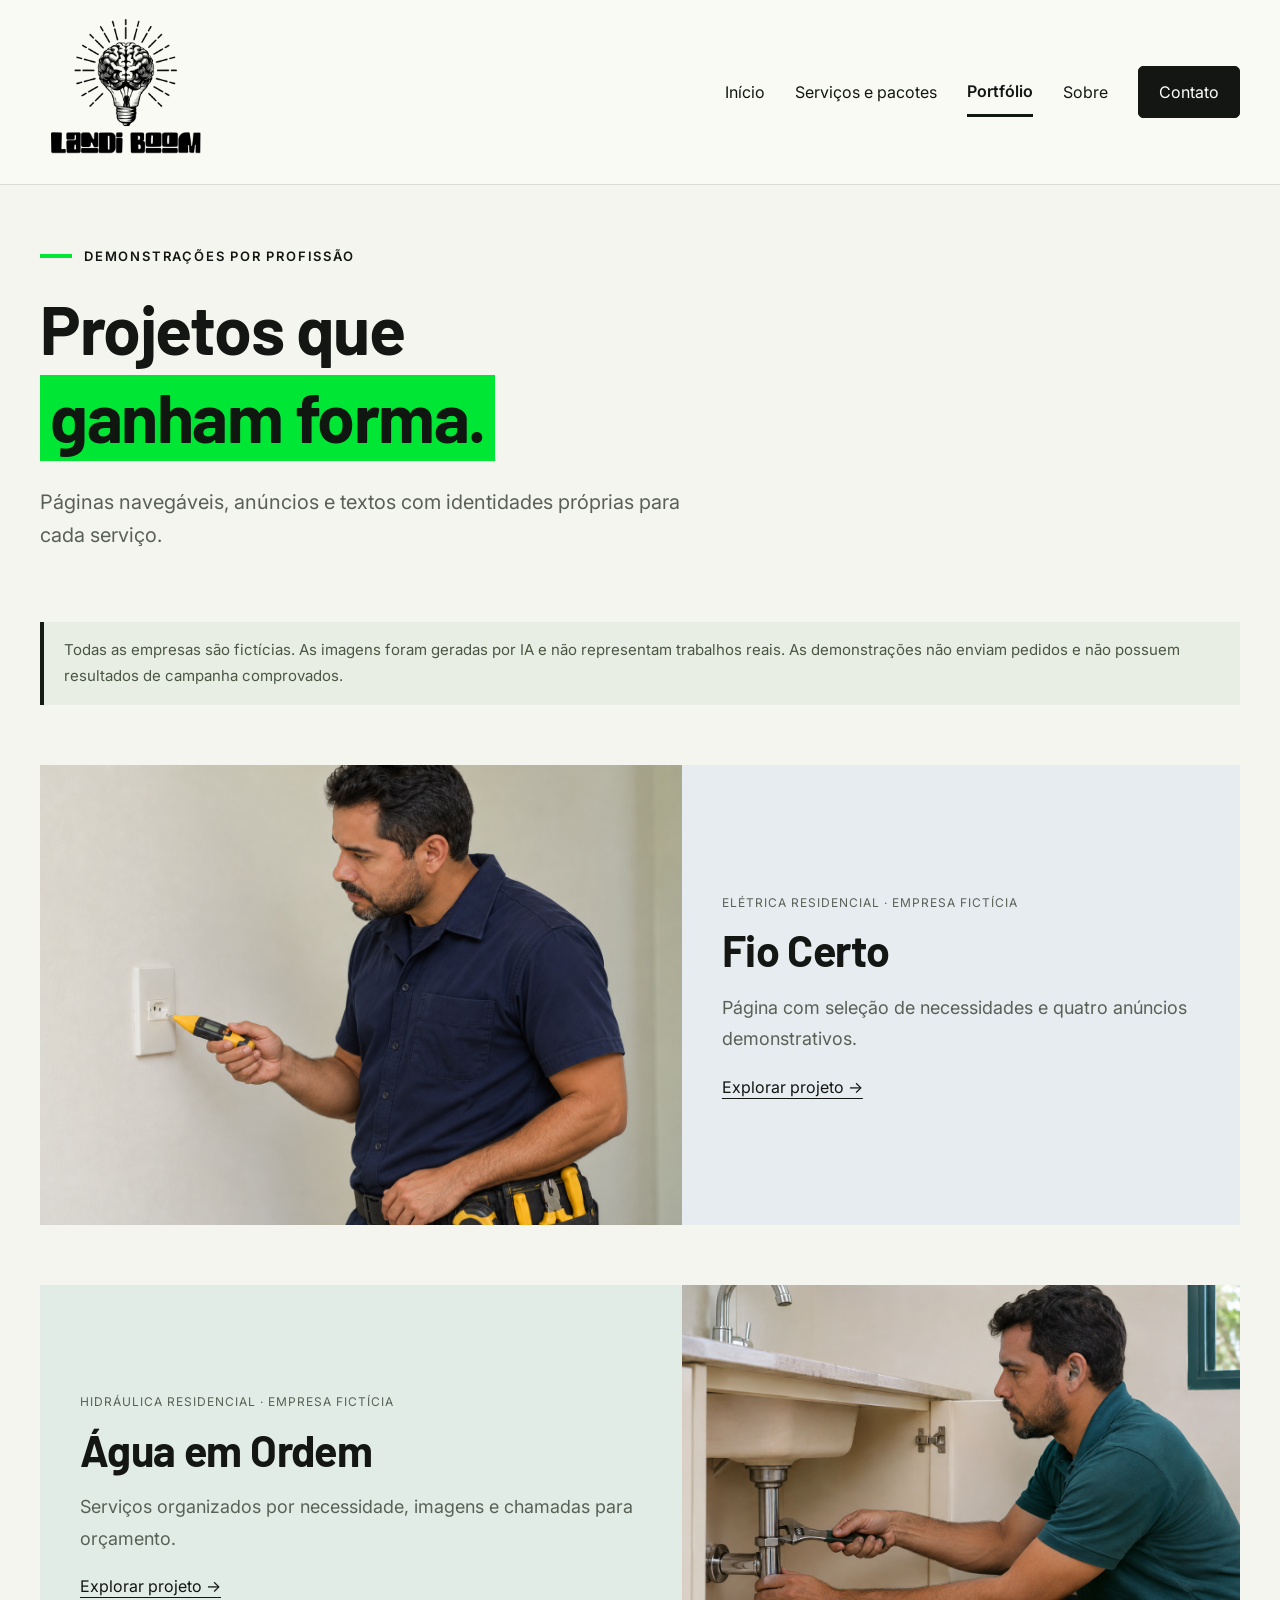
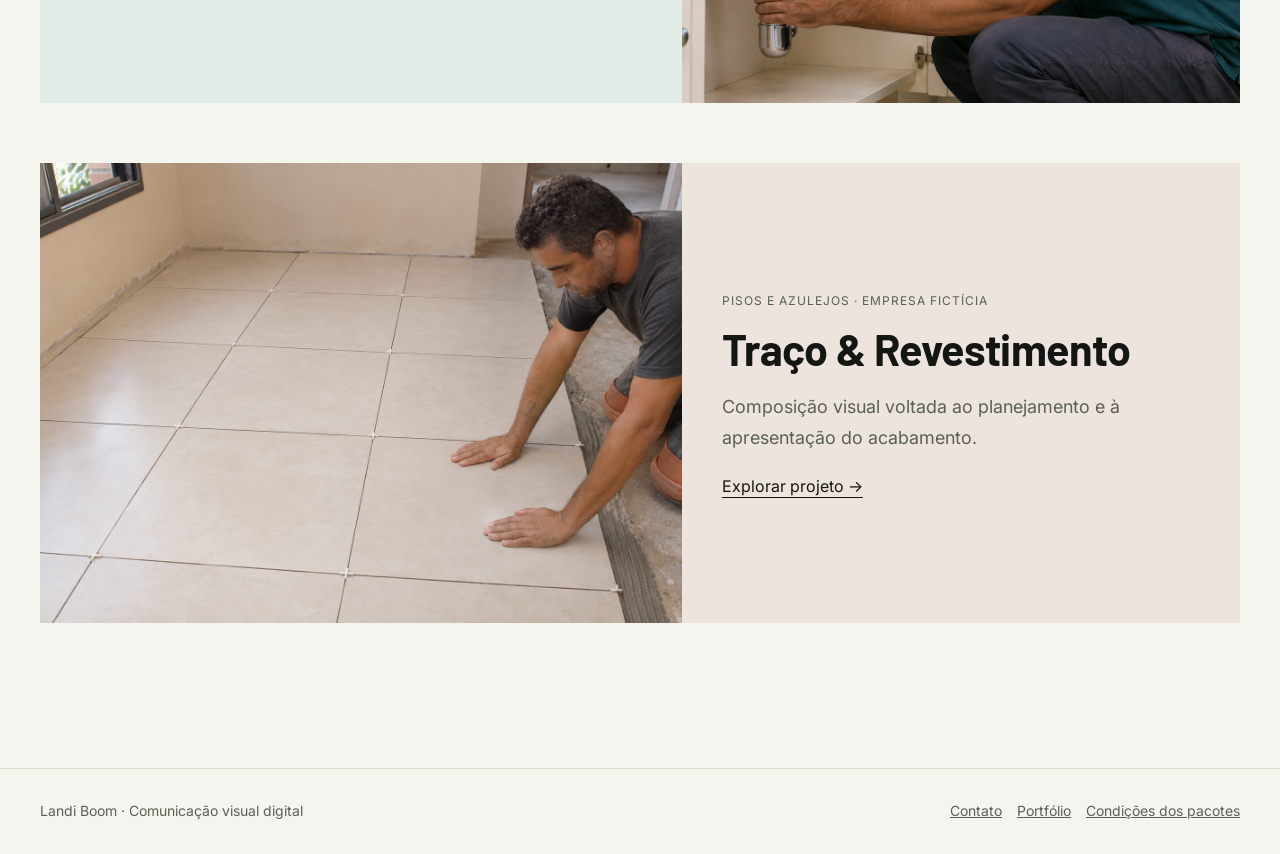
<file: portfolio.html>
<!doctype html><html lang="pt-BR"><head><meta charset="utf-8"><meta name="viewport" content="width=device-width,initial-scale=1"><meta name="description" content="Landi Boom: páginas, imagens e textos para pequenos negócios."><title>Portfólio | Landi Boom</title><link href="https://fonts.googleapis.com/css2?family=Barlow:wght@600;700&family=Inter:wght@400;600&display=swap" rel="stylesheet"><link rel="stylesheet" href="assets/site.css"><style>.portfolio-float-tools{position:fixed;right:18px;bottom:18px;z-index:200;display:flex;flex-direction:column;gap:10px}.portfolio-float-tools a,.portfolio-float-tools button{width:47px;height:47px;display:grid;place-items:center;background:#172018;color:#fff;border:1px solid #d4dfce;border-radius:50%;box-shadow:0 3px 12px #0003;text-decoration:none;font:600 23px/1 Arial,sans-serif;cursor:pointer}.portfolio-float-tools a:hover,.portfolio-float-tools button:hover{background:#344732}.portfolio-float-tools a:focus-visible,.portfolio-float-tools button:focus-visible{outline:3px solid #00e635;outline-offset:3px}.floating-top,.top#top{display:none!important}@media(max-width:700px){.portfolio-float-tools{right:12px;bottom:calc(12px + env(safe-area-inset-bottom,0px))}}@media print{.portfolio-float-tools{display:none}}</style></head><body class="page-portfolio"><div class="top" id="site-top" tabindex="-1"><header class="wrap header"><a class="brand" href="index.html" aria-label="Landi Boom, início"><img src="assets/logo-landi-boom-transparente.png" alt="Landi Boom" width="140" height="140"></a><button class="menu" aria-expanded="false" aria-controls="navigation" id="menu">Menu</button><nav id="navigation" aria-label="Navegação principal"><a href="index.html">Início</a><a href="servicos.html">Serviços e pacotes</a><a href="portfolio.html" aria-current="page">Portfólio</a><a href="sobre.html">Sobre</a><a href="contato.html" class="nav-contact">Contato</a></nav></header></div><main><div class="wrap"><div class="pagehead"><div class="eyebrow">Demonstrações por profissão</div><h1>Projetos que<br><em>ganham forma.</em></h1><p class="lead">Páginas navegáveis, anúncios e textos com identidades próprias para cada serviço.</p></div><div class="notice">Todas as empresas são fictícias. As imagens foram geradas por IA e não representam trabalhos reais. As demonstrações não enviam pedidos e não possuem resultados de campanha comprovados.</div><section class="section portfolio-editorial"><div class="grid3"><article class="project"><a href="portfolio/eletricista/index.html"><img src="assets/eletricista-contexto.png" alt="Cena ilustrativa do projeto fictício Fio Certo, gerada por IA" loading="lazy"></a><div class="project-body"><span class="tag">Elétrica residencial · Empresa fictícia</span><h3>Fio Certo</h3><p>Página com seleção de necessidades e quatro anúncios demonstrativos.</p><a href="portfolio/eletricista/index.html">Explorar projeto →</a></div></article><article class="project"><a href="portfolio/encanador/index.html"><img src="portfolio/encanador/imagens/foto-2.png" alt="Cena ilustrativa do projeto fictício Água em Ordem, gerada por IA" loading="lazy"></a><div class="project-body"><span class="tag">Hidráulica residencial · Empresa fictícia</span><h3>Água em Ordem</h3><p>Serviços organizados por necessidade, imagens e chamadas para orçamento.</p><a href="portfolio/encanador/index.html">Explorar projeto →</a></div></article><article class="project"><a href="portfolio/azulejista/index.html"><img src="portfolio/azulejista/imagens/foto-1.png" alt="Cena ilustrativa do projeto fictício Traço & Revestimento, gerada por IA" loading="lazy"></a><div class="project-body"><span class="tag">Pisos e azulejos · Empresa fictícia</span><h3>Traço & Revestimento</h3><p>Composição visual voltada ao planejamento e à apresentação do acabamento.</p><a href="portfolio/azulejista/index.html">Explorar projeto →</a></div></article></div></section></div></main><footer><div class="wrap footer-inner"><span>Landi Boom · Comunicação visual digital</span><div><a href="contato.html">Contato</a><a href="portfolio.html">Portfólio</a><a href="servicos.html">Condições dos pacotes</a></div></div></footer><script>const menu=document.getElementById('menu'),nav=document.getElementById('navigation');menu.addEventListener('click',()=>{const open=menu.getAttribute('aria-expanded')!=='true';menu.setAttribute('aria-expanded',String(open));nav.classList.toggle('open',open);});</script><a id="back-to-top" class="back-to-top" href="#site-top" aria-label="Voltar ao topo" title="Voltar ao topo" hidden>↑</a><script>
const backTop=document.getElementById('back-to-top');
function updateBackTop(){backTop.hidden=window.scrollY<400;}
window.addEventListener('scroll',updateBackTop,{passive:true});window.addEventListener('pageshow',updateBackTop);updateBackTop();
backTop.addEventListener('click',event=>{event.preventDefault();window.scrollTo({top:0,behavior:window.matchMedia('(prefers-reduced-motion: reduce)').matches?'auto':'smooth'});document.getElementById('site-top').focus({preventScroll:true});});
</script></body></html>
</file>
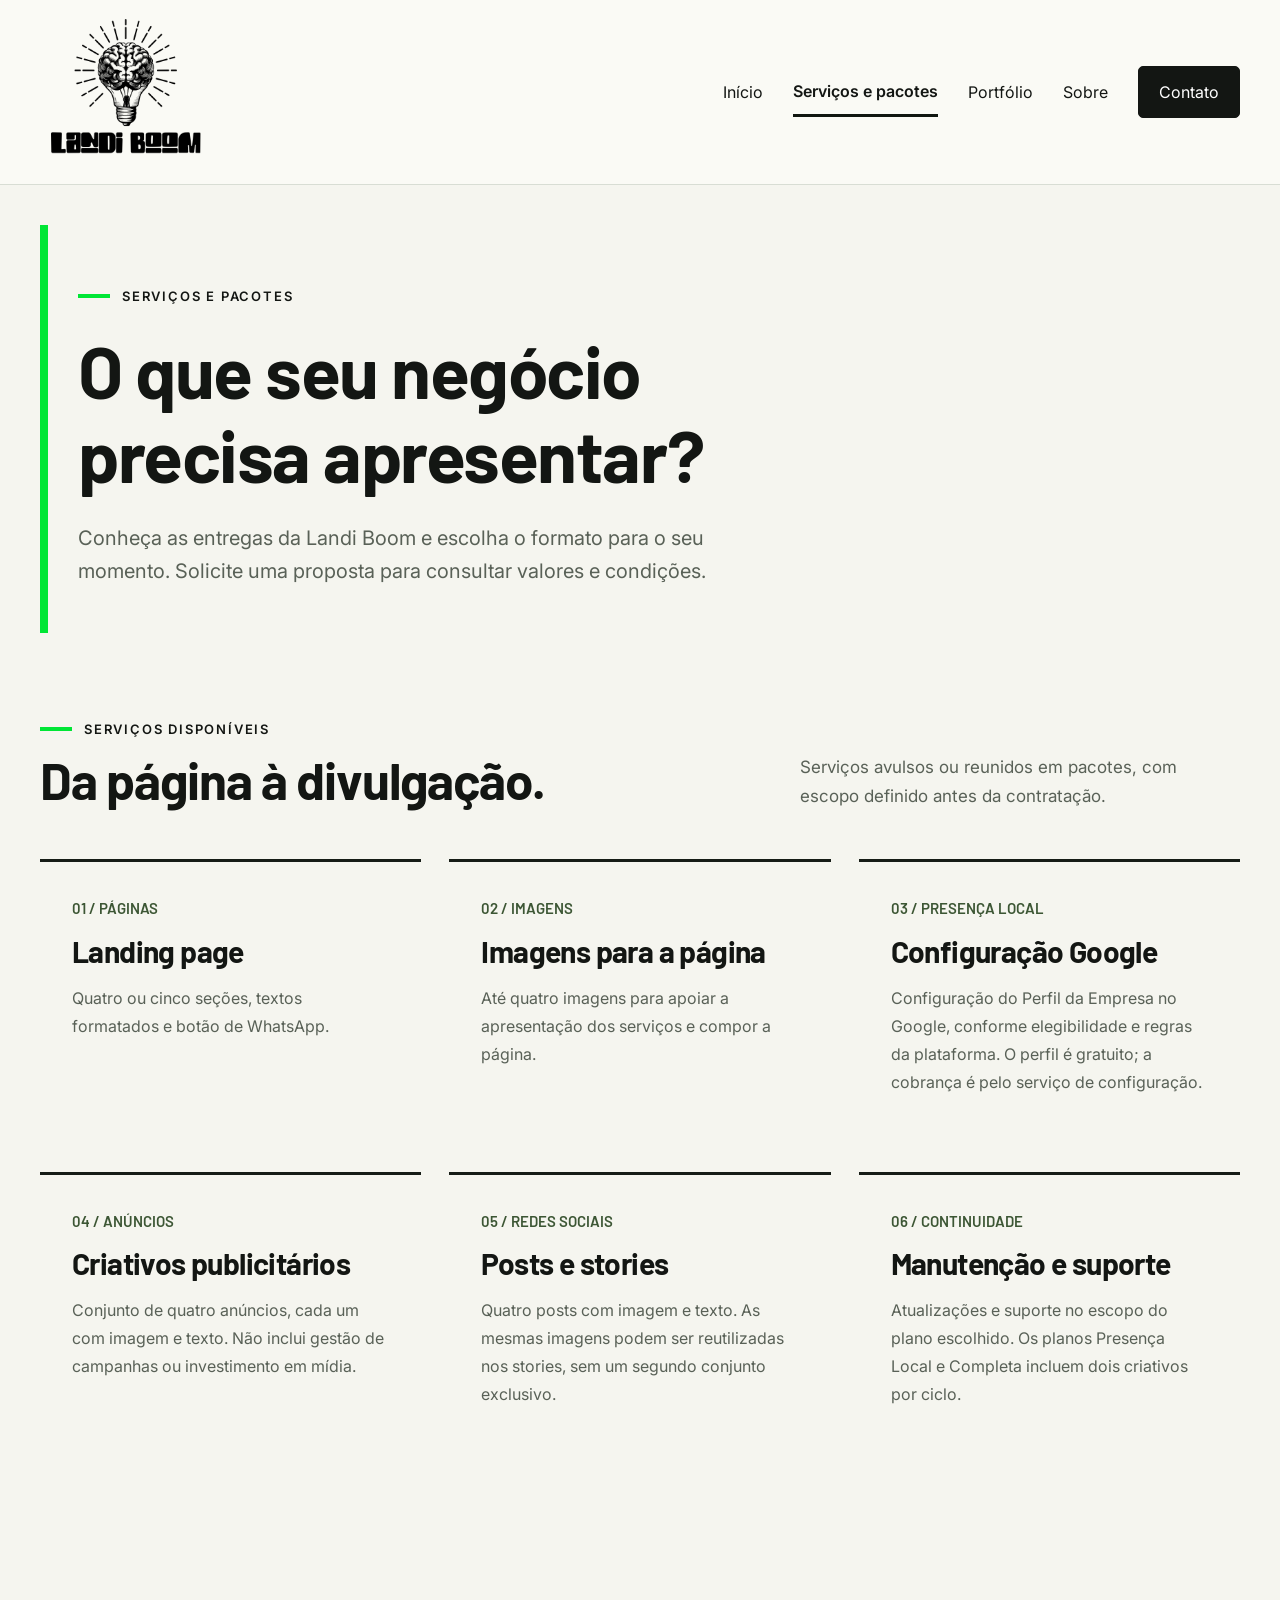
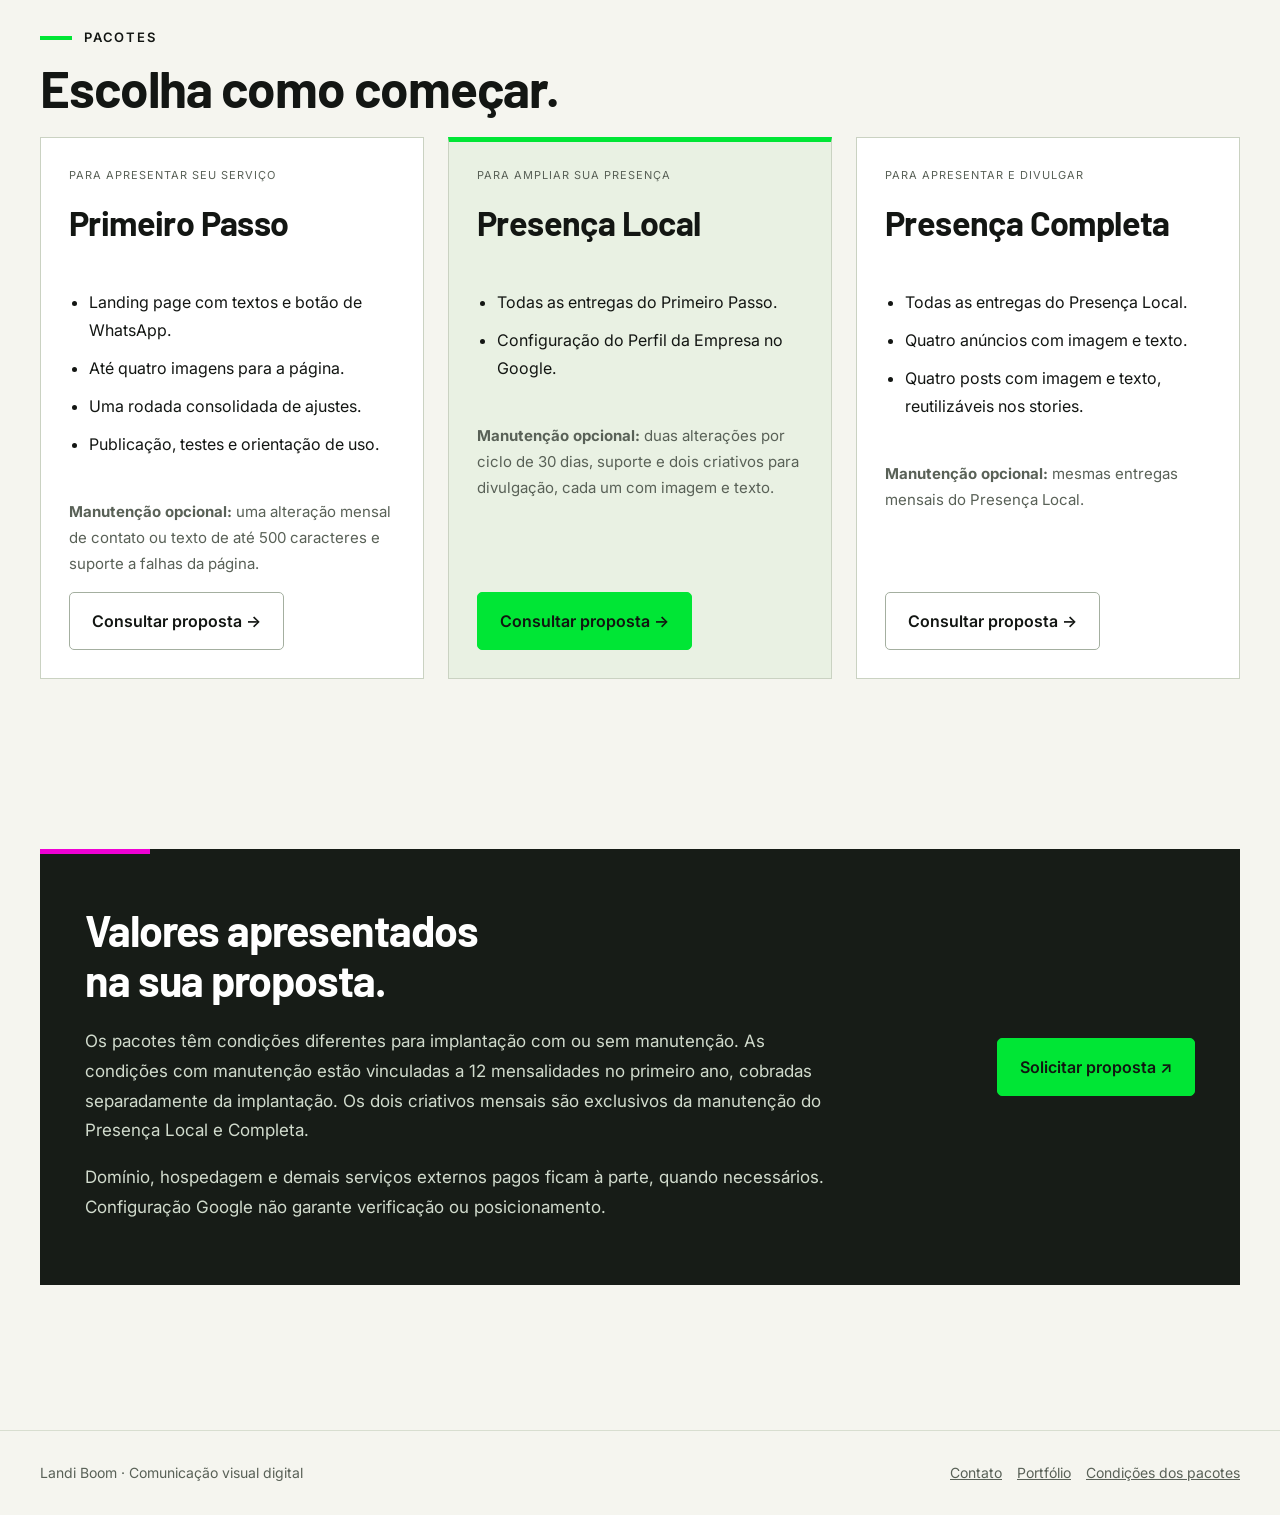
<file: servicos.html>
<!doctype html><html lang="pt-BR"><head><meta charset="utf-8"><meta name="viewport" content="width=device-width,initial-scale=1"><meta name="description" content="Landi Boom: páginas, imagens e textos para pequenos negócios."><title>Serviços e pacotes | Landi Boom</title><link href="https://fonts.googleapis.com/css2?family=Barlow:wght@600;700&family=Inter:wght@400;600&display=swap" rel="stylesheet"><link rel="stylesheet" href="assets/site.css"></head><body class="page-servicos"><div class="top" id="site-top" tabindex="-1"><header class="wrap header"><a class="brand" href="index.html" aria-label="Landi Boom, início"><img src="assets/logo-landi-boom-transparente.png" alt="Landi Boom" width="140" height="140"></a><button class="menu" aria-expanded="false" aria-controls="navigation" id="menu">Menu</button><nav id="navigation" aria-label="Navegação principal"><a href="index.html">Início</a><a href="servicos.html" aria-current="page">Serviços e pacotes</a><a href="portfolio.html">Portfólio</a><a href="sobre.html">Sobre</a><a href="contato.html" class="nav-contact">Contato</a></nav></header></div><main><div class="wrap"><div class="pagehead"><div class="eyebrow">Serviços e pacotes</div><h1>O que seu negócio<br>precisa apresentar?</h1><p class="lead">Conheça as entregas da Landi Boom e escolha o formato para o seu momento. Solicite uma proposta para consultar valores e condições.</p></div><section class="section"><div class="section-head"><div><div class="eyebrow">Serviços disponíveis</div><h2>Da página à divulgação.</h2></div><p>Serviços avulsos ou reunidos em pacotes, com escopo definido antes da contratação.</p></div><div class="service-catalog"><article class="card"><span class="number">01 / PÁGINAS</span><h3>Landing page</h3><p>Quatro ou cinco seções, textos formatados e botão de WhatsApp.</p></article><article class="card"><span class="number">02 / IMAGENS</span><h3>Imagens para a página</h3><p>Até quatro imagens para apoiar a apresentação dos serviços e compor a página.</p></article><article class="card"><span class="number">03 / PRESENÇA LOCAL</span><h3>Configuração Google</h3><p>Configuração do Perfil da Empresa no Google, conforme elegibilidade e regras da plataforma. O perfil é gratuito; a cobrança é pelo serviço de configuração.</p></article><article class="card"><span class="number">04 / ANÚNCIOS</span><h3>Criativos publicitários</h3><p>Conjunto de quatro anúncios, cada um com imagem e texto. Não inclui gestão de campanhas ou investimento em mídia.</p></article><article class="card"><span class="number">05 / REDES SOCIAIS</span><h3>Posts e stories</h3><p>Quatro posts com imagem e texto. As mesmas imagens podem ser reutilizadas nos stories, sem um segundo conjunto exclusivo.</p></article><article class="card"><span class="number">06 / CONTINUIDADE</span><h3>Manutenção e suporte</h3><p>Atualizações e suporte no escopo do plano escolhido. Os planos Presença Local e Completa incluem dois criativos por ciclo.</p></article></div></section><section class="section"><div class="eyebrow">Pacotes</div><h2>Escolha como começar.</h2><div class="package-grid"><article class="package"><span class="tag">PARA APRESENTAR SEU SERVIÇO</span><h3>Primeiro Passo</h3><ul><li>Landing page com textos e botão de WhatsApp.</li><li>Até quatro imagens para a página.</li><li>Uma rodada consolidada de ajustes.</li><li>Publicação, testes e orientação de uso.</li></ul><p><strong>Manutenção opcional:</strong> uma alteração mensal de contato ou texto de até 500 caracteres e suporte a falhas da página.</p><a class="btn light" href="https://wa.me/5511947167419?text=Ol%C3%A1%2C%20vi%20o%20site%20de%20voc%C3%AAs%20e%20gostaria%20de%20mais%20informa%C3%A7%C3%B5es">Consultar proposta →</a></article><article class="package featured"><span class="tag">PARA AMPLIAR SUA PRESENÇA</span><h3>Presença Local</h3><ul><li>Todas as entregas do Primeiro Passo.</li><li>Configuração do Perfil da Empresa no Google.</li></ul><p><strong>Manutenção opcional:</strong> duas alterações por ciclo de 30 dias, suporte e dois criativos para divulgação, cada um com imagem e texto.</p><a class="btn" href="https://wa.me/5511947167419?text=Ol%C3%A1%2C%20vi%20o%20site%20de%20voc%C3%AAs%20e%20gostaria%20de%20mais%20informa%C3%A7%C3%B5es">Consultar proposta →</a></article><article class="package"><span class="tag">PARA APRESENTAR E DIVULGAR</span><h3>Presença Completa</h3><ul><li>Todas as entregas do Presença Local.</li><li>Quatro anúncios com imagem e texto.</li><li>Quatro posts com imagem e texto, reutilizáveis nos stories.</li></ul><p><strong>Manutenção opcional:</strong> mesmas entregas mensais do Presença Local.</p><a class="btn light" href="https://wa.me/5511947167419?text=Ol%C3%A1%2C%20vi%20o%20site%20de%20voc%C3%AAs%20e%20gostaria%20de%20mais%20informa%C3%A7%C3%B5es">Consultar proposta →</a></article></div></section><section class="section"><div class="callout"><div><h2>Valores apresentados<br>na sua proposta.</h2><p>Os pacotes têm condições diferentes para implantação com ou sem manutenção. As condições com manutenção estão vinculadas a 12 mensalidades no primeiro ano, cobradas separadamente da implantação. Os dois criativos mensais são exclusivos da manutenção do Presença Local e Completa.</p><p>Domínio, hospedagem e demais serviços externos pagos ficam à parte, quando necessários. Configuração Google não garante verificação ou posicionamento.</p></div><a class="btn" href="https://wa.me/5511947167419?text=Ol%C3%A1%2C%20vi%20o%20site%20de%20voc%C3%AAs%20e%20gostaria%20de%20mais%20informa%C3%A7%C3%B5es">Solicitar proposta ↗</a></div></section></div></main><footer><div class="wrap footer-inner"><span>Landi Boom · Comunicação visual digital</span><div><a href="contato.html">Contato</a><a href="portfolio.html">Portfólio</a><a href="servicos.html">Condições dos pacotes</a></div></div></footer><script>const menu=document.getElementById('menu'),nav=document.getElementById('navigation');menu.addEventListener('click',()=>{const open=menu.getAttribute('aria-expanded')!=='true';menu.setAttribute('aria-expanded',String(open));nav.classList.toggle('open',open);});</script><a id="back-to-top" class="back-to-top" href="#site-top" aria-label="Voltar ao topo" title="Voltar ao topo" hidden>↑</a><script>
const backTop=document.getElementById('back-to-top');
function updateBackTop(){backTop.hidden=window.scrollY<400;}
window.addEventListener('scroll',updateBackTop,{passive:true});window.addEventListener('pageshow',updateBackTop);updateBackTop();
backTop.addEventListener('click',event=>{event.preventDefault();window.scrollTo({top:0,behavior:window.matchMedia('(prefers-reduced-motion: reduce)').matches?'auto':'smooth'});document.getElementById('site-top').focus({preventScroll:true});});
</script></body></html>
</file>
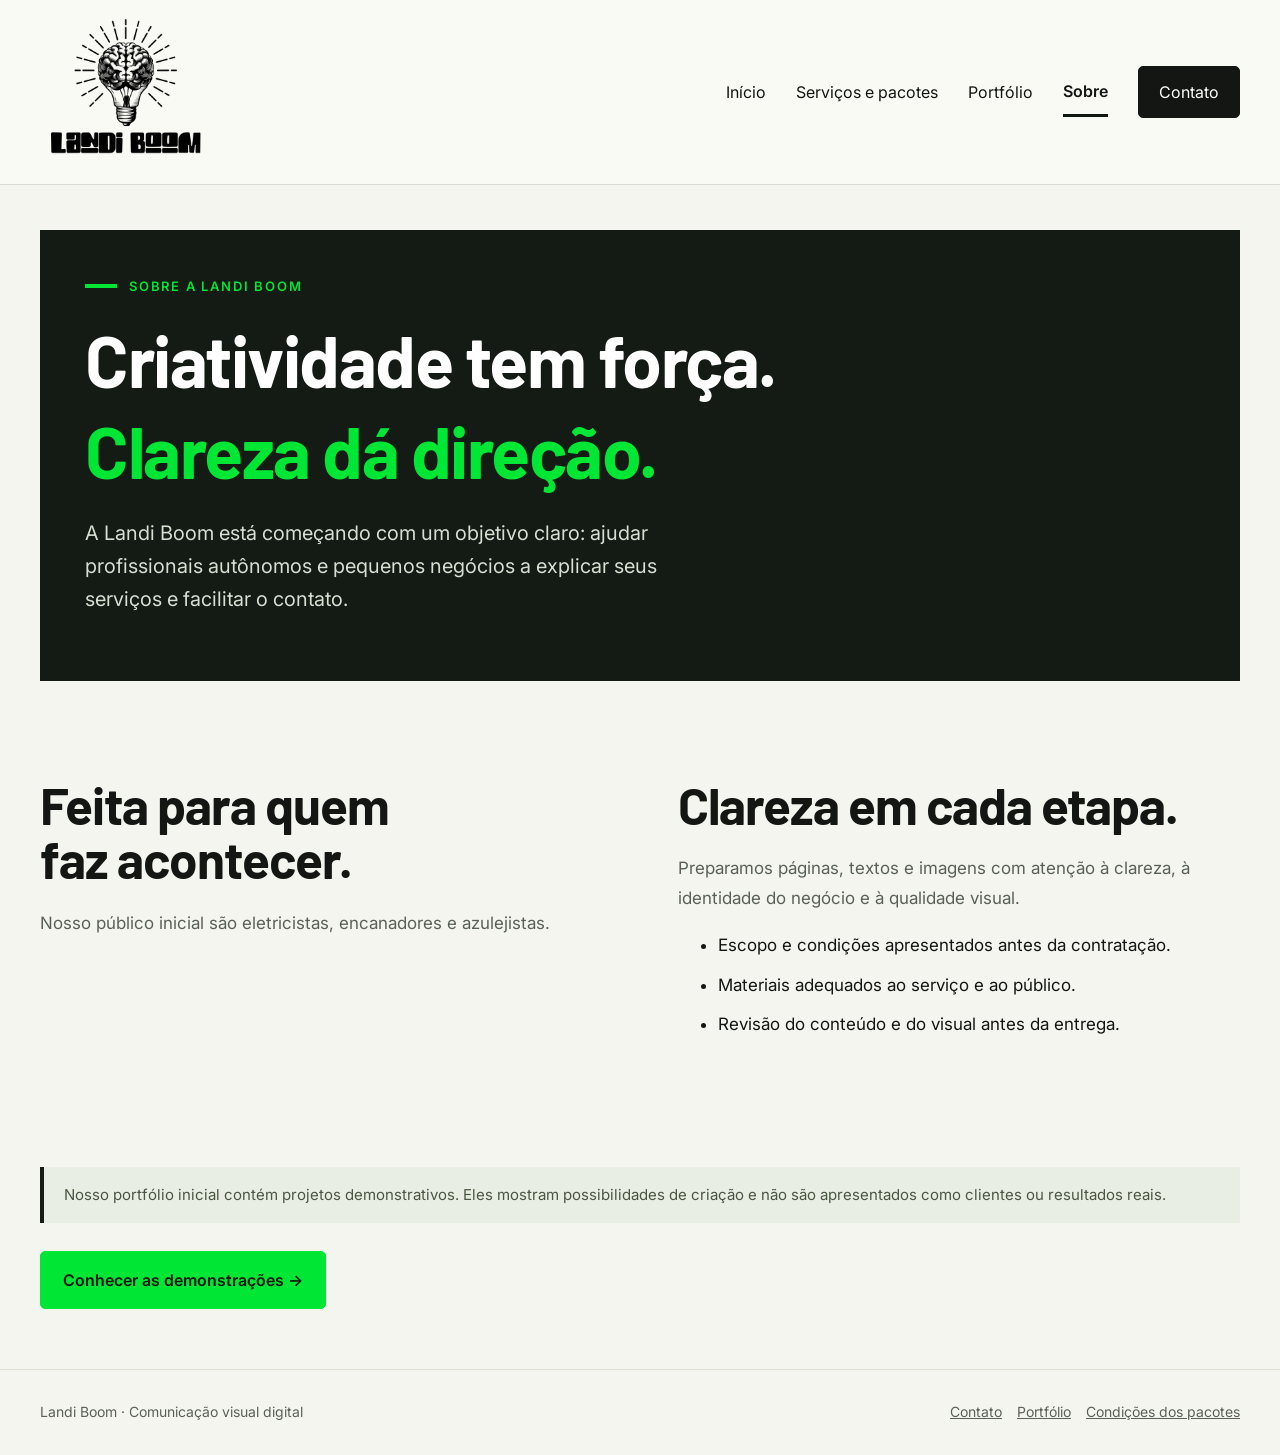
<file: sobre.html>
<!doctype html><html lang="pt-BR"><head><meta charset="utf-8"><meta name="viewport" content="width=device-width,initial-scale=1"><meta name="description" content="Landi Boom: páginas, imagens e textos para pequenos negócios."><title>Sobre a Landi Boom | Landi Boom</title><link href="https://fonts.googleapis.com/css2?family=Barlow:wght@600;700&family=Inter:wght@400;600&display=swap" rel="stylesheet"><link rel="stylesheet" href="assets/site.css"></head><body class="page-sobre"><div class="top" id="site-top" tabindex="-1"><header class="wrap header"><a class="brand" href="index.html" aria-label="Landi Boom, início"><img src="assets/logo-landi-boom-transparente.png" alt="Landi Boom" width="140" height="140"></a><button class="menu" aria-expanded="false" aria-controls="navigation" id="menu">Menu</button><nav id="navigation" aria-label="Navegação principal"><a href="index.html">Início</a><a href="servicos.html">Serviços e pacotes</a><a href="portfolio.html">Portfólio</a><a href="sobre.html" aria-current="page">Sobre</a><a href="contato.html" class="nav-contact">Contato</a></nav></header></div><main><div class="wrap"><div class="pagehead"><div class="eyebrow">Sobre a Landi Boom</div><h1>Criatividade tem força.<br><em>Clareza dá direção.</em></h1><p class="lead">A Landi Boom está começando com um objetivo claro: ajudar profissionais autônomos e pequenos negócios a explicar seus serviços e facilitar o contato.</p></div><section class="section twocol text"><div><h2>Feita para quem<br>faz acontecer.</h2><p>Nosso público inicial são eletricistas, encanadores e azulejistas.</p></div><div><h2>Clareza em cada etapa.</h2><p>Preparamos páginas, textos e imagens com atenção à clareza, à identidade do negócio e à qualidade visual.</p><ul><li>Escopo e condições apresentados antes da contratação.</li><li>Materiais adequados ao serviço e ao público.</li><li>Revisão do conteúdo e do visual antes da entrega.</li></ul></div></section><div class="notice">Nosso portfólio inicial contém projetos demonstrativos. Eles mostram possibilidades de criação e não são apresentados como clientes ou resultados reais.</div><div class="actions"><a class="btn" href="portfolio.html">Conhecer as demonstrações →</a></div></div></main><footer><div class="wrap footer-inner"><span>Landi Boom · Comunicação visual digital</span><div><a href="contato.html">Contato</a><a href="portfolio.html">Portfólio</a><a href="servicos.html">Condições dos pacotes</a></div></div></footer><script>const menu=document.getElementById('menu'),nav=document.getElementById('navigation');menu.addEventListener('click',()=>{const open=menu.getAttribute('aria-expanded')!=='true';menu.setAttribute('aria-expanded',String(open));nav.classList.toggle('open',open);});</script><a id="back-to-top" class="back-to-top" href="#site-top" aria-label="Voltar ao topo" title="Voltar ao topo" hidden>↑</a><script>
const backTop=document.getElementById('back-to-top');
function updateBackTop(){backTop.hidden=window.scrollY<400;}
window.addEventListener('scroll',updateBackTop,{passive:true});window.addEventListener('pageshow',updateBackTop);updateBackTop();
backTop.addEventListener('click',event=>{event.preventDefault();window.scrollTo({top:0,behavior:window.matchMedia('(prefers-reduced-motion: reduce)').matches?'auto':'smooth'});document.getElementById('site-top').focus({preventScroll:true});});
</script></body></html>
</file>
<file: assets/site.css>
*{box-sizing:border-box}html{scroll-behavior:smooth}body{margin:0;background:#f6f6f1;color:#212622;font:15px/1.7 Inter,Arial,sans-serif}a{color:inherit}h1,h2,h3{font-family:Barlow,Arial,sans-serif;line-height:1.06;letter-spacing:-.6px}h1{font-size:clamp(44px,6.5vw,82px);margin:20px 0 25px;font-weight:700}h2{font-size:clamp(32px,4vw,47px);margin:12px 0 22px}h3{font-size:26px;margin:12px 0}.wrap{max-width:1200px;margin:auto;padding:0 32px}.top{border-bottom:1px solid #dbdfd5;background:#f6f6f1}.header{display:flex;align-items:center;justify-content:space-between;gap:30px;min-height:100px}.brand{text-decoration:none;display:flex;gap:12px;align-items:center;font:700 23px Barlow,Arial,sans-serif;letter-spacing:.5px}.brand img{width:65px;height:65px;object-fit:contain;background:white;border-radius:4px}nav{display:flex;gap:25px;align-items:center;font-size:13px}nav a{text-decoration:none;padding:9px 0}nav a[aria-current=page]{border-bottom:2px solid #516a42;font-weight:600}.nav-contact{border:1px solid #c0c8b8;border-radius:5px;padding:9px 15px!important}.menu{display:none}main{min-height:60vh}.eyebrow{font-size:11px;text-transform:uppercase;letter-spacing:2px;font-weight:600;display:flex;align-items:center;gap:12px}.eyebrow:before{content:'';height:3px;width:25px;background:#00c52e}.muted,.lead{color:#596157}.lead{font-size:18px;max-width:640px}.hero{display:grid;grid-template-columns:1.1fr 1fr;align-items:center;gap:65px;padding:75px 0}.hero h1 span{color:#52733f}.actions{display:flex;gap:12px;flex-wrap:wrap;margin:28px 0}.btn{display:inline-flex;gap:22px;justify-content:center;align-items:center;text-decoration:none;padding:13px 20px;border-radius:5px;background:#232c22;color:white;font-weight:600;font-size:13px;border:1px solid #232c22}.btn.light{background:transparent;color:#232c22;border-color:#b9c2b1}.btn:hover{filter:brightness(.92)}.small{font-size:12px;color:#626b5d}.showcase{padding:24px;background:#e6eadf;border:1px solid #d7decd;border-radius:12px;transform:rotate(2deg)}.window-bar{display:flex;justify-content:space-between;font-size:10px;color:#5f6b55;border-bottom:1px solid #c9d1bf;padding-bottom:15px}.preview-content{padding:25px 0 0;display:grid;grid-template-columns:1fr 1fr;gap:20px;align-items:center}.preview-content h3{font-size:31px}.preview-content p{font-size:11px}.preview-content img{display:block;width:100%;height:auto;border-radius:5px}.mini-button{display:inline-block;background:#f3c757;padding:7px 10px;border-radius:3px;font-size:10px;color:#172d3c}.showcase-caption{font-size:10px;padding-top:15px;color:#53644a}.ribbon{display:flex;justify-content:space-between;gap:25px;border-top:1px solid #d8ded0;border-bottom:1px solid #d8ded0;padding:20px 0;font-size:12px;color:#5c6654}.section{padding:70px 0}.section-head{display:flex;justify-content:space-between;align-items:end;gap:50px;margin-bottom:30px}.section-head p{max-width:400px;color:#596157}.grid3{display:grid;grid-template-columns:repeat(3,1fr);gap:24px}.card{padding:28px;border:1px solid #d8ded0;background:#fff;border-radius:7px}.card p{font-size:14px;color:#596157}.card .number{font:600 15px Barlow,Arial;color:#65814d}.card a{text-underline-offset:5px;font-size:13px}.project{border:1px solid #d8ded0;border-radius:8px;overflow:hidden;background:white}.project img{display:block;width:100%;height:auto}.project-body{padding:22px}.project-body p{font-size:13px;color:#596157}.project-body h3{font-size:27px}.tag{font-size:10px;text-transform:uppercase;letter-spacing:1.2px;color:#596157}.dark{background:#232c22;color:#f6f6f1}.dark p{color:#d5decd}.steps{display:grid;grid-template-columns:repeat(3,1fr);gap:40px}.steps b{color:#a7d28d;font:600 19px Barlow,Arial}.steps h3{font-size:25px}.steps p{font-size:14px}.callout{background:#e6eadf;border:1px solid #d3dcc8;border-radius:9px;padding:35px;display:flex;justify-content:space-between;align-items:center;gap:35px}.callout p{max-width:650px;color:#596157}.callout h2{font-size:36px}.pagehead{padding:60px 0 25px;max-width:900px}.pagehead h1{font-size:clamp(42px,6vw,68px)}.notice{padding:15px 20px;background:#e9eddf;border-left:3px solid #627f4e;font-size:13px;color:#4a5643;margin:25px 0}.twocol{display:grid;grid-template-columns:1fr 1fr;gap:40px}.text p{color:#596157}.text li{margin:10px 0}.contact-card{background:white;border:1px solid #d8ded0;border-radius:8px;padding:32px}.contact-card a{overflow-wrap:anywhere}.contact-card h2{font-size:30px}.contact-card p{color:#596157}.pending{font-size:13px;color:#596157;border-top:1px solid #ddd;padding-top:18px}.table-wrap{overflow:auto}table{border-collapse:collapse;min-width:850px;width:100%;font-size:13px;background:white}td,th{padding:16px;text-align:left;vertical-align:top;border-bottom:1px solid #d8ded0}th{background:#e6eadf;font-size:11px}#proposta>h2{display:none}.terms{font-size:13px;color:#596157}.conditions{display:grid;grid-template-columns:1fr 1fr;gap:24px;margin:30px 0}.conditions article{padding:25px;background:white;border:1px solid #d8ded0;border-radius:7px}.conditions h3{font-size:25px}.conditions p{font-size:13px;color:#596157}.status{display:none}footer{margin-top:60px;border-top:1px solid #d8ded0;padding:30px 0;font-size:12px;color:#596157}.footer-inner{display:flex;justify-content:space-between;gap:30px}.footer-inner a{margin-left:15px}a:focus-visible,button:focus-visible{outline:3px solid #52733f;outline-offset:5px}@media(max-width:850px){.wrap{padding:0 22px}.header{min-height:85px;flex-wrap:wrap;padding:14px 0;gap:10px}.brand{font-size:21px}.brand img{width:48px;height:48px}.menu{display:block;background:none;border:1px solid #bdc7b3;border-radius:5px;padding:9px 14px;font:14px Inter,Arial;color:#232c22}nav{display:none;width:100%;flex-direction:column;align-items:stretch;gap:0}nav.open{display:flex}nav a{padding:11px 0}.hero{grid-template-columns:1fr;gap:30px;padding:40px 0}.hero h1{font-size:clamp(43px,10vw,65px)}.showcase{transform:none;max-width:540px}.grid3,.steps,.twocol,.conditions{grid-template-columns:1fr}.section{padding:45px 0}.section-head,.callout{flex-direction:column;align-items:start;gap:15px}.ribbon{flex-wrap:wrap;gap:12px 25px}.footer-inner{flex-direction:column;gap:10px}.footer-inner a{margin:0 15px 0 0}.pagehead{padding-top:40px}}


/* Landi Boom — direção visual v2: preto, verde vivo e magenta. */
:root{--boom-green:#00e635;--boom-pink:#f000d4;--boom-ink:#131613;--boom-paper:#f5f5ef}
body{background:var(--boom-paper);color:var(--boom-ink);font-size:17px;line-height:1.75}.wrap{max-width:1280px;padding:0 40px}.top{background:#fafaf5;border-bottom:1px solid #d8ddd4}.header{min-height:154px;gap:40px}.brand{display:block;flex-shrink:0}.brand img{width:140px;height:140px;background:none;border-radius:0;object-fit:contain}nav{font-size:16px;gap:30px}nav a[aria-current=page]{border-color:#101610;border-width:3px}.nav-contact{background:var(--boom-ink);color:#fff;border-color:var(--boom-ink);padding:11px 20px!important}.nav-contact[aria-current=page]{border-color:var(--boom-green)}.eyebrow{font-size:13px;letter-spacing:1.8px}.eyebrow:before{background:var(--boom-green);width:32px;height:4px}h1{font-size:clamp(54px,6.7vw,90px);letter-spacing:-2.2px;line-height:.99}h2{font-size:clamp(36px,4vw,54px);letter-spacing:-1px}h3{font-size:30px}.lead{font-size:20px;line-height:1.65}.btn{font-size:16px;min-height:52px;padding:14px 22px;background:var(--boom-green);color:#101610;border:1px solid var(--boom-green)}.btn.light{color:inherit;border-color:#a4afa0;background:transparent}.small{font-size:14px}.tag{font-size:12px;letter-spacing:1px}.section{padding:85px 0}.section-head p{font-size:17px;max-width:440px}.card{padding:32px;border-radius:0;border:0;border-top:3px solid #161c16;background:transparent}.card p{font-size:16px}.card .number{font-size:15px;color:#3c5634}.card a{font-size:15px}.dark{background:#111711;color:#fff}.dark .eyebrow{color:var(--boom-green)}.steps p{font-size:16px}.steps b{color:var(--boom-green);font-size:27px}.steps h3{font-size:29px}.callout{background:#171c17;color:white;border:0;border-radius:0;padding:45px;position:relative}.callout:before{content:'';position:absolute;top:0;left:0;height:5px;width:110px;background:var(--boom-pink)}.callout h2{font-size:43px}.callout p{color:#d1dbcd;font-size:17px}.callout .btn{flex-shrink:0}.notice{font-size:15px;background:#e9eee4;border-left:4px solid #141c14}.project-body p{font-size:16px}.project-body h3{font-size:32px}.project-body a{font-size:16px;text-underline-offset:5px}.project{border:0;border-radius:0}.project img{aspect-ratio:4/3;object-fit:cover;object-position:center}.project-body{padding:25px}.footer-inner{font-size:14px}.footer-inner a{font-size:14px}
/* Opening page: bold campaign-style composition, calm reading areas below. */
.page-index .hero{grid-template-columns:1fr 1fr;gap:55px;padding:65px 0}.page-index .hero h1 span{color:#151d15;text-decoration:underline;text-decoration-color:var(--boom-green);text-decoration-thickness:9px;text-underline-offset:9px}.brand-stage{position:relative;overflow:hidden;min-height:510px;padding:32px;background:#101610;color:white;transform:rotate(1.5deg);border-radius:3px}.stage-caption{font-size:12px;letter-spacing:2px;color:#bdc7b8;padding-bottom:28px;border-bottom:1px solid #354132}.stage-word{font:700 clamp(40px,5vw,68px)/.95 Barlow,Arial,sans-serif;letter-spacing:-1px;padding:28px 0}.stage-word span{color:var(--boom-green)}.stage-signature{display:flex;gap:22px;align-items:center}.stage-signature img{width:135px;height:135px;padding:8px;background:var(--boom-green);border-radius:50%;object-fit:contain}.stage-signature>div{font:700 23px/1.15 Barlow,Arial,sans-serif}.stage-signature span{display:block;font:400 12px/1.5 Inter,Arial,sans-serif;color:#c0ccbb;margin-top:10px}.stage-sticker{position:absolute;right:22px;top:120px;transform:rotate(9deg);background:var(--boom-pink);color:#101610;padding:15px;font:700 25px/1 Barlow,Arial,sans-serif}.ribbon{font-size:13px;flex-wrap:wrap;background:var(--boom-green);color:#101610;border:0;padding:20px 24px}.ribbon strong{font-size:13px}.page-index .project:nth-child(2){margin-top:40px;background:#e4eee6}.page-index .project:nth-child(3){margin-top:80px;background:#efe7e2}.page-index .project:first-child{background:#e5eaed}.page-index .project{align-self:start}.page-index .grid3{gap:25px}
/* Portfolio: alternating editorial project spreads instead of identical cards. */
.page-portfolio .pagehead{max-width:1000px}.pagehead em{font-style:normal;background:var(--boom-green);padding:0 8px;color:#101610}.page-portfolio .portfolio-editorial{padding-top:35px}.portfolio-editorial>.grid3{display:flex;flex-direction:column;gap:60px}.portfolio-editorial .project{display:grid;grid-template-columns:1.15fr 1fr;gap:0;background:#e6ecef}.portfolio-editorial .project>a{display:block}.portfolio-editorial .project:nth-child(2){background:#e1ece6}.portfolio-editorial .project:nth-child(3){background:#ede4de}.portfolio-editorial .project:nth-child(2)>a{order:2}.portfolio-editorial .project img{width:100%;height:100%;min-height:310px;max-height:460px;object-fit:cover}.portfolio-editorial .project-body{align-self:center;padding:40px}.portfolio-editorial .project-body h3{font-size:43px}.portfolio-editorial .project-body p{font-size:18px}
/* Services: readable pricing and clear separation of conditions. */
.page-servicos .pagehead{border-left:8px solid var(--boom-green);padding-left:30px;margin-top:40px}.page-servicos .pagehead h1{font-size:clamp(45px,6vw,73px)}table{font-size:16px;min-width:1050px}td,th{padding:20px}th{font-size:13px;background:#171e17;color:white}tbody tr:nth-child(2){background:#e6f5e4}.terms{font-size:15px;line-height:1.8}.conditions article{padding:30px;border-radius:0;border-top:4px solid var(--boom-green)}.conditions p{font-size:15px}.conditions h3{font-size:29px}
/* About: contrasting manifesto and two reading columns. */
.page-sobre .pagehead{max-width:none;background:#141a14;color:white;padding:45px;margin-top:45px}.page-sobre .pagehead .lead{color:#d6dfd2}.page-sobre .pagehead .eyebrow{color:var(--boom-green)}.page-sobre .pagehead h1{font-size:clamp(43px,5.6vw,74px)}.page-sobre .pagehead em{background:none;color:var(--boom-green);padding:0}.page-sobre .twocol{gap:75px}.text p,.text li{font-size:17px}
/* Contact: short, large and actionable. */
.page-contato .pagehead{max-width:1000px}.page-contato .twocol{grid-template-columns:1.2fr .8fr}.contact-card{border-radius:0;padding:35px}.page-contato .contact-card:first-child{background:#182018;color:white;border:0;border-top:5px solid var(--boom-green)}.page-contato .contact-card:first-child p{color:#d8e2d3}.page-contato .contact-card:first-child .btn.light{color:white;border-color:#83937b}.contact-card h2{font-size:34px}.contact-card p,.contact-card li{font-size:17px}.pending{font-size:15px!important}.page-contato .contact-card:nth-child(2){background:#e8eee3;border:0}
@media(max-width:950px){.wrap{padding:0 24px}.header{min-height:120px;gap:15px;flex-wrap:wrap;padding:8px 0}.brand img{width:105px;height:105px}.menu{display:block;font-size:16px;padding:10px 16px}nav{display:none;width:100%;gap:0;font-size:17px}nav.open{display:flex;flex-direction:column;align-items:stretch}nav a{padding:12px 0}.page-index .hero{grid-template-columns:1fr;gap:30px;padding:35px 0 45px}.page-index .hero h1{font-size:clamp(53px,11vw,78px)}.brand-stage{transform:none;min-height:0;padding:26px}.stage-word{font-size:60px}.stage-sticker{right:25px;top:100px}.stage-signature img{width:110px;height:110px}.grid3{grid-template-columns:1fr}.page-index .project:nth-child(2),.page-index .project:nth-child(3){margin:0}.project img{max-height:380px;aspect-ratio:3/2}.section{padding:50px 0}.section-head{flex-direction:column;align-items:start;gap:12px}.section-head p{margin-top:0}.portfolio-editorial .project{grid-template-columns:1fr}.portfolio-editorial .project:nth-child(2)>a{order:0}.portfolio-editorial .project-body{padding:28px}.portfolio-editorial .project-body h3{font-size:36px}.portfolio-editorial .project img{height:auto;min-height:0;aspect-ratio:3/2}.portfolio-editorial>.grid3{gap:32px}.page-contato .twocol,.conditions,.page-sobre .twocol{grid-template-columns:1fr;gap:25px}.page-sobre .pagehead{padding:28px;margin-top:30px}.pagehead h1{font-size:clamp(42px,9vw,66px)}.page-servicos .pagehead{padding-left:20px}.callout{padding:30px;flex-direction:column;align-items:start}.callout h2{font-size:36px}.steps{grid-template-columns:1fr;gap:30px}.lead{font-size:18px}.card{padding:25px}.contact-card{padding:28px}.footer-inner{flex-direction:column}.ribbon{font-size:13px;gap:10px 25px}.page-portfolio .pagehead em{box-decoration-break:clone;-webkit-box-decoration-break:clone}.stage-caption{font-size:11px}}
@media(prefers-reduced-motion:reduce){html{scroll-behavior:auto}}

.stage-signature img{border-radius:6px}


/* Revisão v3 — logo em destaque, serviços sem preços e títulos sem sobreposição. */
.header{min-height:184px}.brand img{width:172px;height:172px}.pagehead h1{line-height:1.16;letter-spacing:-1.5px}.pagehead em{display:inline-block;line-height:1.12;padding:3px 10px 7px;margin-top:7px;vertical-align:baseline;box-decoration-break:clone;-webkit-box-decoration-break:clone}.page-contato .pagehead h1,.page-portfolio .pagehead h1{line-height:1.18}.page-sobre .pagehead em{padding:0;margin-top:8px;line-height:1.16}.page-index .hero{grid-template-columns:1fr 1fr;gap:45px;align-items:center}.logo-stage{background:var(--boom-green);color:#101610;transform:none;min-height:0;display:flex;flex-direction:column;align-items:center;padding:26px 30px 24px;overflow:visible;position:relative}.logo-stage .hero-brand-logo{width:min(100%,460px);height:auto;display:block;transform:rotate(-12deg);transform-origin:center;object-fit:contain;margin:15px 0 5px}.logo-stage-tag{font-size:12px;letter-spacing:2px;font-weight:600;align-self:flex-start;border-bottom:2px solid #101610;padding-bottom:8px}.logo-stage p{font:600 20px/1.35 Barlow,Arial,sans-serif;text-align:center;margin:15px 0 0}.service-catalog{display:grid;grid-template-columns:repeat(3,minmax(0,1fr));gap:28px}.package-grid{display:grid;grid-template-columns:repeat(3,minmax(0,1fr));gap:24px;align-items:stretch}.package{border:1px solid #cad2c2;padding:28px;background:#fff;display:flex;flex-direction:column;min-width:0}.package h3{font-size:34px;margin:20px 0}.package ul{padding-left:20px;font-size:16px}.package li{margin:10px 0}.package p{font-size:15px;color:#596157}.package .btn{margin-top:auto;align-self:flex-start}.package.featured{border-top:5px solid var(--boom-green);padding-top:24px;background:#e9f1e3}.package .tag{font-size:11px}.callout{flex-wrap:wrap;min-width:0}.callout>div{min-width:0;flex:1 1 470px}.callout p{max-width:760px}.callout h2{line-height:1.15}.page-index .project:nth-child(2),.page-index .project:nth-child(3){margin-top:0}h2,h3,p,li{overflow-wrap:break-word}.pagehead{min-width:0}.contact-card{min-width:0}
@media(max-width:1000px){.service-catalog{grid-template-columns:1fr 1fr}.package-grid{grid-template-columns:1fr}.package{padding:28px}.package .btn{margin-top:20px}.header{min-height:150px}.brand img{width:140px;height:140px}}
@media(max-width:850px){.page-index .hero{grid-template-columns:1fr;gap:30px}.logo-stage{padding:25px;max-width:530px;width:100%;margin:auto}.logo-stage .hero-brand-logo{width:min(100%,360px);margin:10px 0}.header{min-height:142px}.brand img{width:132px;height:132px}.pagehead h1,.page-contato .pagehead h1,.page-portfolio .pagehead h1{line-height:1.2;letter-spacing:-1px}.pagehead em{line-height:1.15;margin-top:8px;max-width:100%}.service-catalog{grid-template-columns:1fr}.callout{gap:24px}.callout>div{flex-basis:100%}.callout .btn{max-width:100%;white-space:normal}}

.back-to-top{position:fixed;right:24px;bottom:24px;z-index:100;width:50px;height:50px;display:grid;place-items:center;border:1px solid #111711;border-radius:50%;background:#00e635;color:#101610;text-decoration:none;font:600 28px/1 Arial,sans-serif;box-shadow:0 4px 16px #0003}.back-to-top[hidden]{display:none}.back-to-top:hover{background:#00ce30}.back-to-top:focus-visible{outline:3px solid #f000d4;outline-offset:4px}#site-top:focus{outline:none}@media(max-width:850px){.back-to-top{right:16px;bottom:calc(16px + env(safe-area-inset-bottom,0px));width:48px;height:48px}}
</file>
